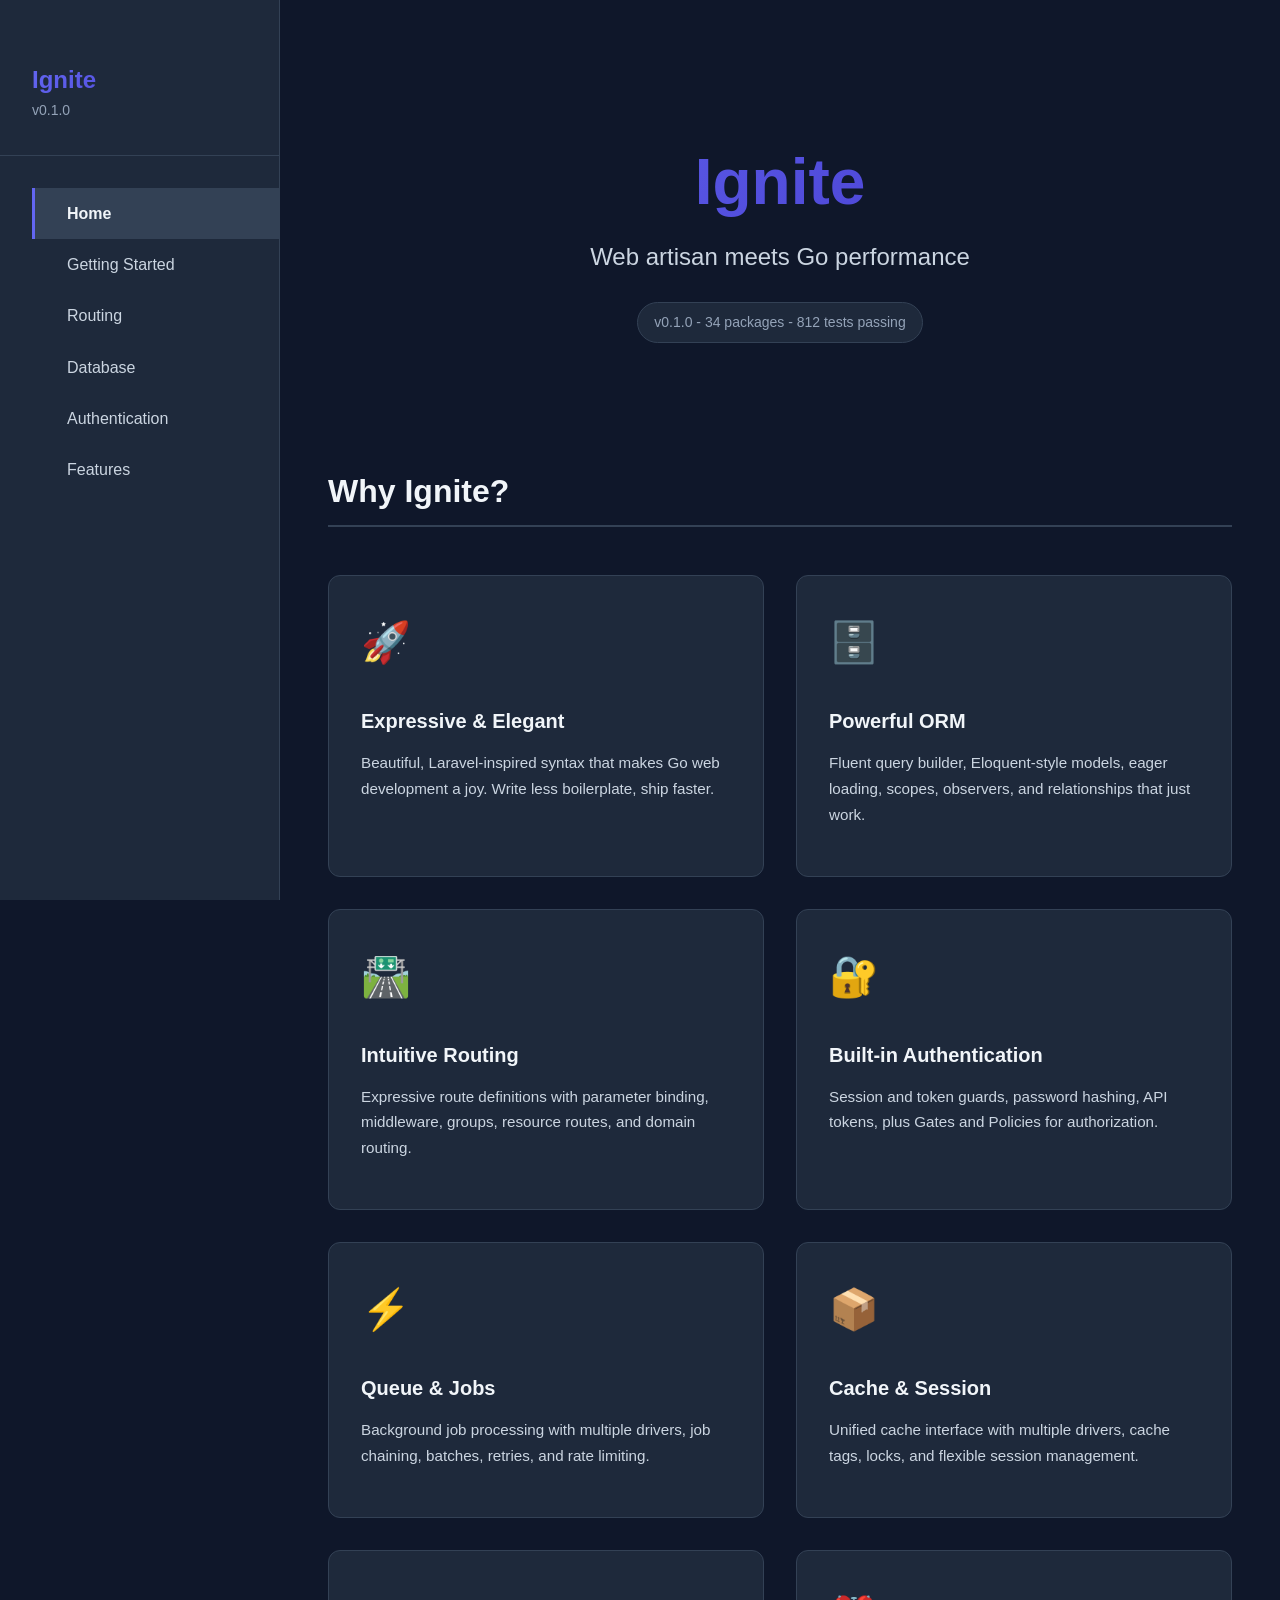
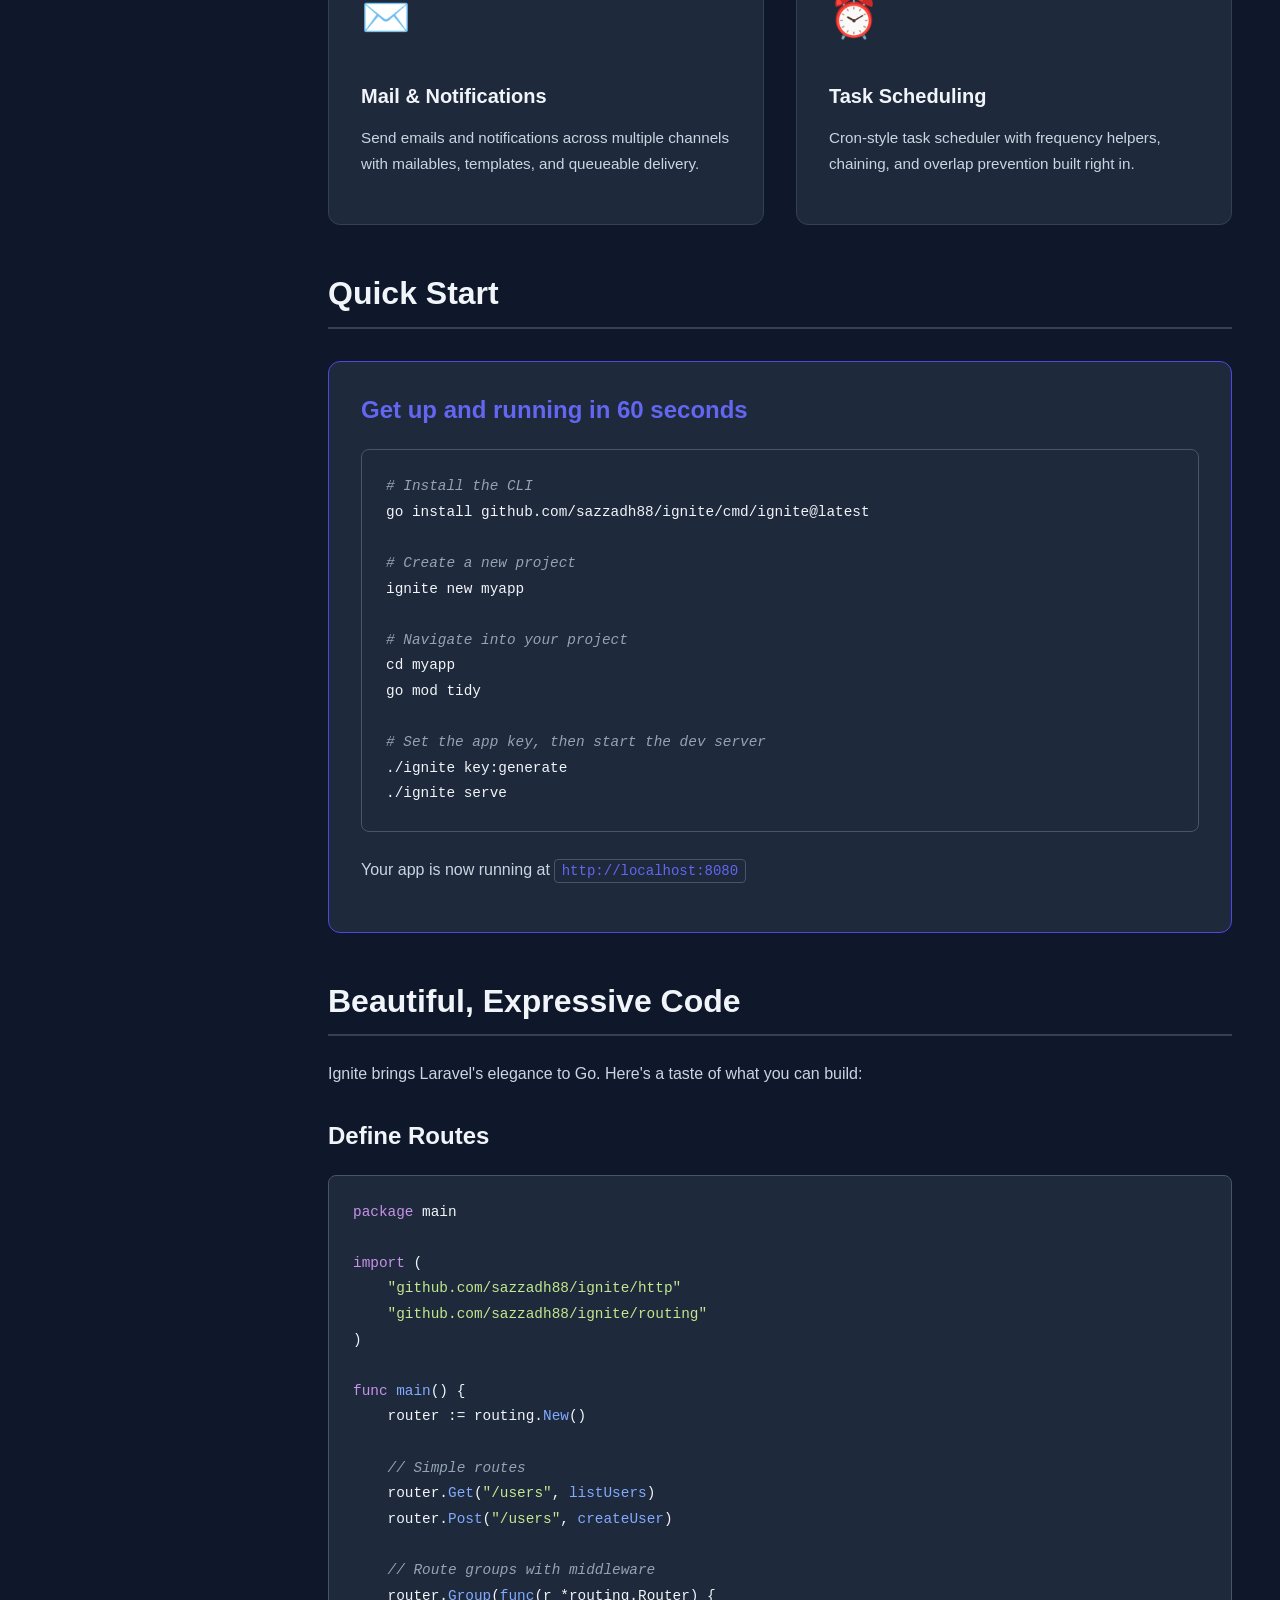
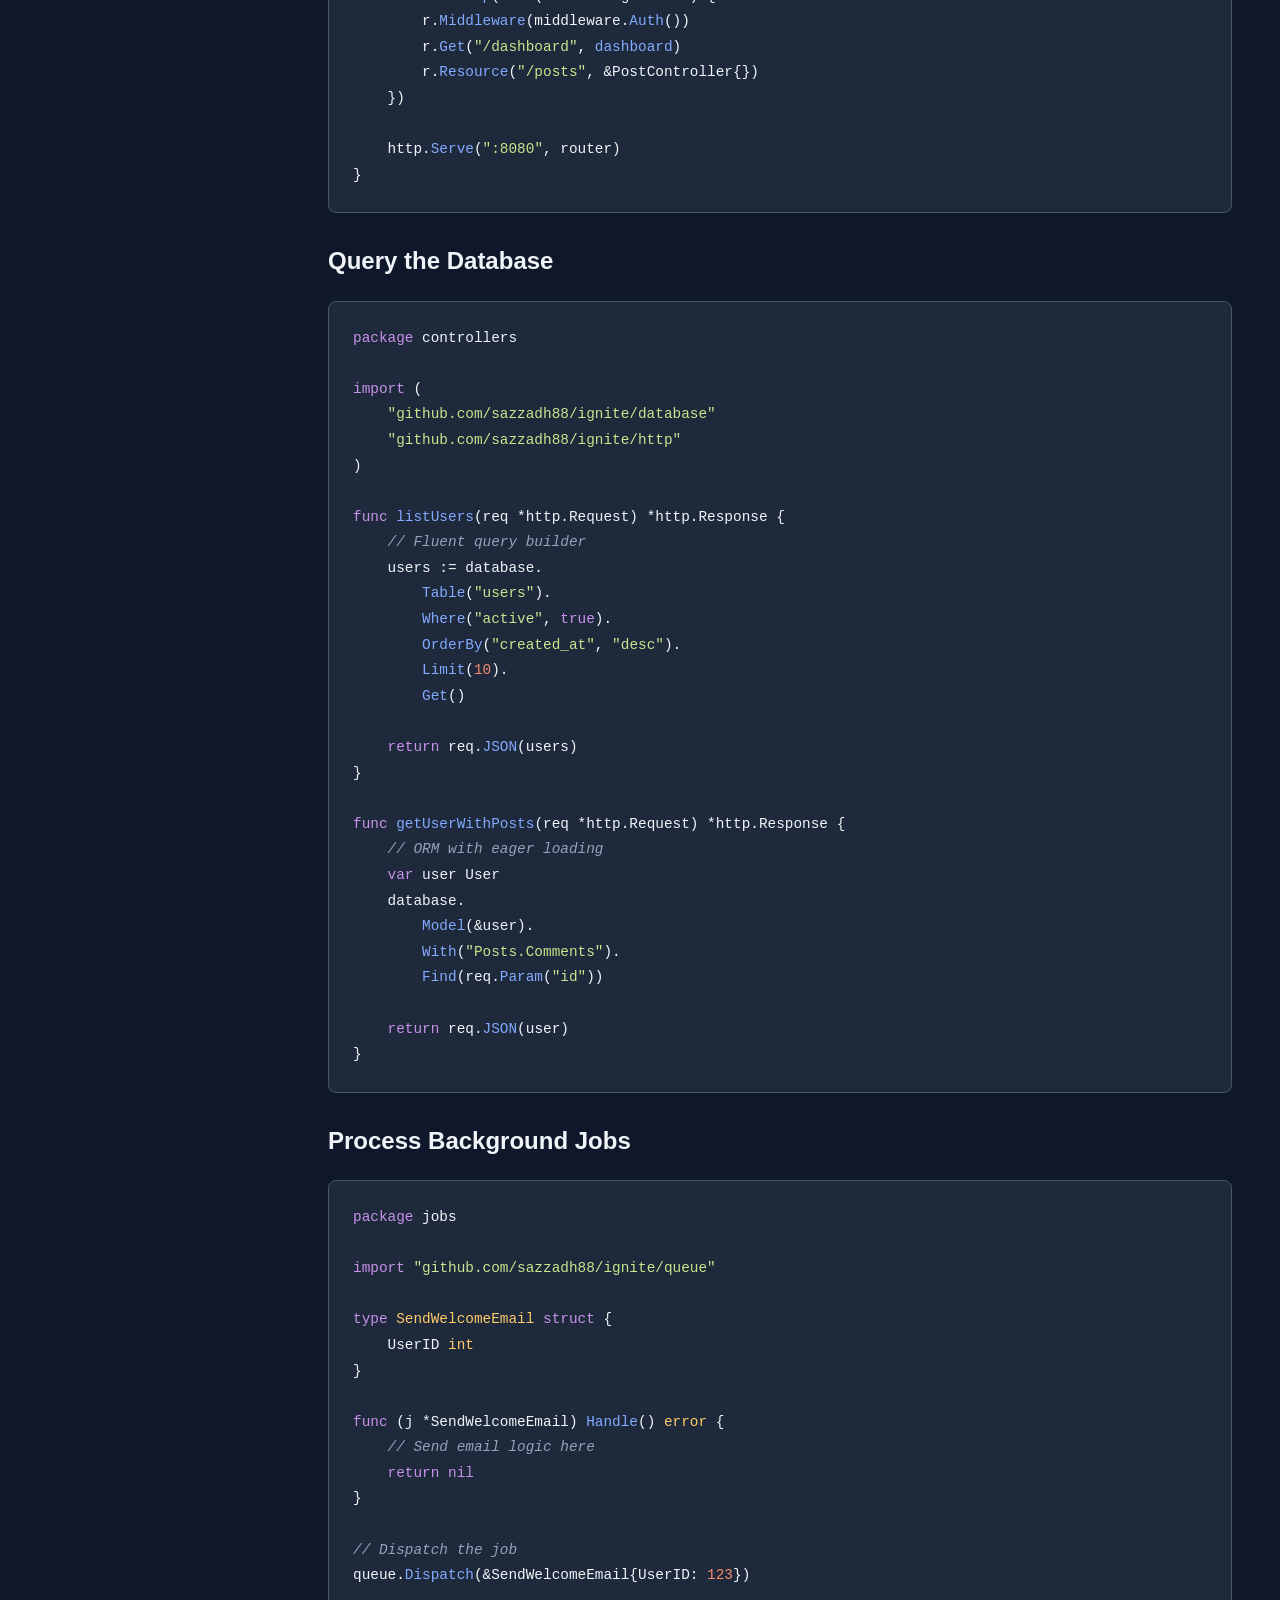
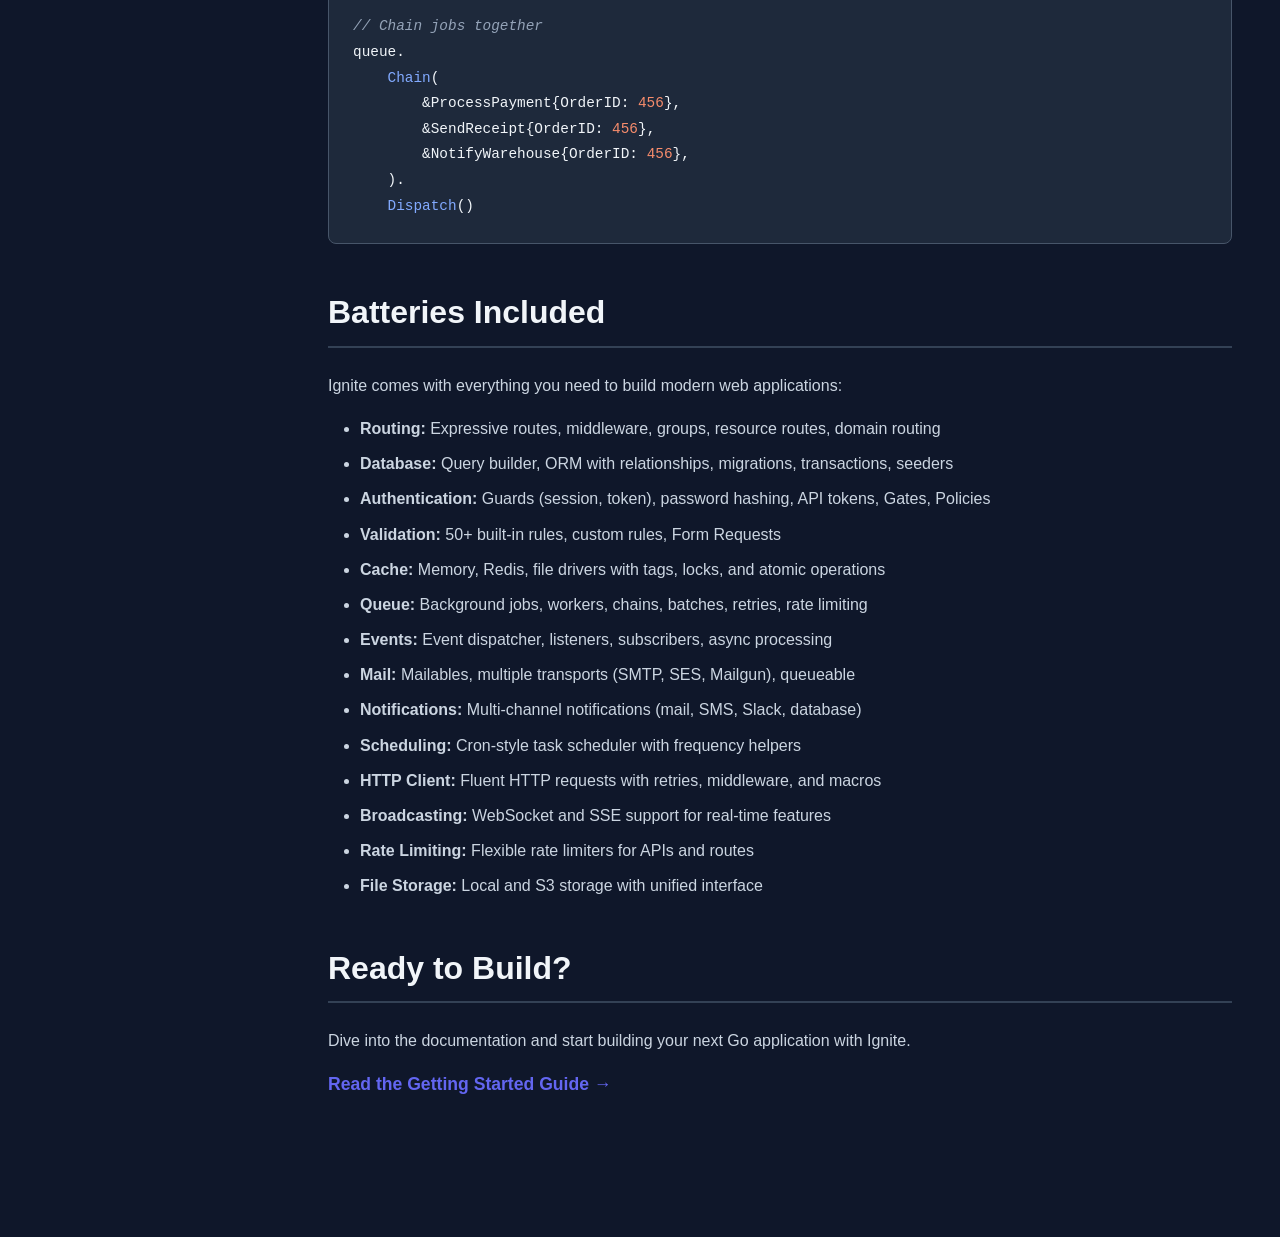
<file: docs/index.html>
<!DOCTYPE html>
<html lang="en">
<head>
  <meta charset="UTF-8">
  <meta name="viewport" content="width=device-width, initial-scale=1.0">
  <title>Ignite - Web artisan meets Go performance</title>
  <link rel="stylesheet" href="style.css">
</head>
<body>
  <div class="container">
    <!-- Sidebar Navigation -->
    <nav class="sidebar">
      <div class="sidebar-header">
        <h1>Ignite</h1>
        <div class="version">v0.1.0</div>
      </div>
      <ul class="sidebar-nav">
        <li><a href="index.html" class="active">Home</a></li>
        <li><a href="getting-started.html">Getting Started</a></li>
        <li><a href="routing.html">Routing</a></li>
        <li><a href="database.html">Database</a></li>
        <li><a href="authentication.html">Authentication</a></li>
        <li><a href="features.html">Features</a></li>
      </ul>
    </nav>

    <!-- Main Content -->
    <main class="main-content">
      <!-- Hero Section -->
      <div class="hero">
        <h1>Ignite</h1>
        <p class="tagline">Web artisan meets Go performance</p>
        <div class="version-badge">v0.1.0 - 34 packages - 812 tests passing</div>
      </div>

      <!-- Features Grid -->
      <section class="section">
        <h2 class="section-title">Why Ignite?</h2>
        <div class="features-grid">
          <div class="feature-card">
            <div class="icon">🚀</div>
            <h3>Expressive & Elegant</h3>
            <p>Beautiful, Laravel-inspired syntax that makes Go web development a joy. Write less boilerplate, ship faster.</p>
          </div>

          <div class="feature-card">
            <div class="icon">🗄️</div>
            <h3>Powerful ORM</h3>
            <p>Fluent query builder, Eloquent-style models, eager loading, scopes, observers, and relationships that just work.</p>
          </div>

          <div class="feature-card">
            <div class="icon">🛣️</div>
            <h3>Intuitive Routing</h3>
            <p>Expressive route definitions with parameter binding, middleware, groups, resource routes, and domain routing.</p>
          </div>

          <div class="feature-card">
            <div class="icon">🔐</div>
            <h3>Built-in Authentication</h3>
            <p>Session and token guards, password hashing, API tokens, plus Gates and Policies for authorization.</p>
          </div>

          <div class="feature-card">
            <div class="icon">⚡</div>
            <h3>Queue & Jobs</h3>
            <p>Background job processing with multiple drivers, job chaining, batches, retries, and rate limiting.</p>
          </div>

          <div class="feature-card">
            <div class="icon">📦</div>
            <h3>Cache & Session</h3>
            <p>Unified cache interface with multiple drivers, cache tags, locks, and flexible session management.</p>
          </div>

          <div class="feature-card">
            <div class="icon">✉️</div>
            <h3>Mail & Notifications</h3>
            <p>Send emails and notifications across multiple channels with mailables, templates, and queueable delivery.</p>
          </div>

          <div class="feature-card">
            <div class="icon">⏰</div>
            <h3>Task Scheduling</h3>
            <p>Cron-style task scheduler with frequency helpers, chaining, and overlap prevention built right in.</p>
          </div>
        </div>
      </section>

      <!-- Quick Start -->
      <section class="section">
        <h2 class="section-title">Quick Start</h2>
        <div class="quick-start">
          <h3>Get up and running in 60 seconds</h3>
          <pre><code><span class="comment"># Install the CLI</span>
go install github.com/sazzadh88/ignite/cmd/ignite@latest

<span class="comment"># Create a new project</span>
ignite new myapp

<span class="comment"># Navigate into your project</span>
cd myapp
go mod tidy

<span class="comment"># Set the app key, then start the dev server</span>
./ignite key:generate
./ignite serve</code></pre>
          <p>Your app is now running at <code>http://localhost:8080</code></p>
        </div>
      </section>

      <!-- Code Example -->
      <section class="section">
        <h2 class="section-title">Beautiful, Expressive Code</h2>
        <p>Ignite brings Laravel's elegance to Go. Here's a taste of what you can build:</p>

        <h3>Define Routes</h3>
        <pre><code><span class="keyword">package</span> main

<span class="keyword">import</span> (
    <span class="string">"github.com/sazzadh88/ignite/http"</span>
    <span class="string">"github.com/sazzadh88/ignite/routing"</span>
)

<span class="keyword">func</span> <span class="function">main</span>() {
    router := routing.<span class="function">New</span>()

    <span class="comment">// Simple routes</span>
    router.<span class="function">Get</span>(<span class="string">"/users"</span>, <span class="function">listUsers</span>)
    router.<span class="function">Post</span>(<span class="string">"/users"</span>, <span class="function">createUser</span>)

    <span class="comment">// Route groups with middleware</span>
    router.<span class="function">Group</span>(<span class="function">func</span>(r *routing.Router) {
        r.<span class="function">Middleware</span>(middleware.<span class="function">Auth</span>())
        r.<span class="function">Get</span>(<span class="string">"/dashboard"</span>, <span class="function">dashboard</span>)
        r.<span class="function">Resource</span>(<span class="string">"/posts"</span>, &PostController{})
    })

    http.<span class="function">Serve</span>(<span class="string">":8080"</span>, router)
}</code></pre>

        <h3>Query the Database</h3>
        <pre><code><span class="keyword">package</span> controllers

<span class="keyword">import</span> (
    <span class="string">"github.com/sazzadh88/ignite/database"</span>
    <span class="string">"github.com/sazzadh88/ignite/http"</span>
)

<span class="keyword">func</span> <span class="function">listUsers</span>(req *http.Request) *http.Response {
    <span class="comment">// Fluent query builder</span>
    users := database.
        <span class="function">Table</span>(<span class="string">"users"</span>).
        <span class="function">Where</span>(<span class="string">"active"</span>, <span class="keyword">true</span>).
        <span class="function">OrderBy</span>(<span class="string">"created_at"</span>, <span class="string">"desc"</span>).
        <span class="function">Limit</span>(<span class="number">10</span>).
        <span class="function">Get</span>()

    <span class="keyword">return</span> req.<span class="function">JSON</span>(users)
}

<span class="keyword">func</span> <span class="function">getUserWithPosts</span>(req *http.Request) *http.Response {
    <span class="comment">// ORM with eager loading</span>
    <span class="keyword">var</span> user User
    database.
        <span class="function">Model</span>(&user).
        <span class="function">With</span>(<span class="string">"Posts.Comments"</span>).
        <span class="function">Find</span>(req.<span class="function">Param</span>(<span class="string">"id"</span>))

    <span class="keyword">return</span> req.<span class="function">JSON</span>(user)
}</code></pre>

        <h3>Process Background Jobs</h3>
        <pre><code><span class="keyword">package</span> jobs

<span class="keyword">import</span> <span class="string">"github.com/sazzadh88/ignite/queue"</span>

<span class="keyword">type</span> <span class="type">SendWelcomeEmail</span> <span class="keyword">struct</span> {
    UserID <span class="type">int</span>
}

<span class="keyword">func</span> (j *SendWelcomeEmail) <span class="function">Handle</span>() <span class="type">error</span> {
    <span class="comment">// Send email logic here</span>
    <span class="keyword">return</span> <span class="keyword">nil</span>
}

<span class="comment">// Dispatch the job</span>
queue.<span class="function">Dispatch</span>(&SendWelcomeEmail{UserID: <span class="number">123</span>})

<span class="comment">// Chain jobs together</span>
queue.
    <span class="function">Chain</span>(
        &ProcessPayment{OrderID: <span class="number">456</span>},
        &SendReceipt{OrderID: <span class="number">456</span>},
        &NotifyWarehouse{OrderID: <span class="number">456</span>},
    ).
    <span class="function">Dispatch</span>()</code></pre>
      </section>

      <!-- What's Included -->
      <section class="section">
        <h2 class="section-title">Batteries Included</h2>
        <p>Ignite comes with everything you need to build modern web applications:</p>
        <ul>
          <li><strong>Routing:</strong> Expressive routes, middleware, groups, resource routes, domain routing</li>
          <li><strong>Database:</strong> Query builder, ORM with relationships, migrations, transactions, seeders</li>
          <li><strong>Authentication:</strong> Guards (session, token), password hashing, API tokens, Gates, Policies</li>
          <li><strong>Validation:</strong> 50+ built-in rules, custom rules, Form Requests</li>
          <li><strong>Cache:</strong> Memory, Redis, file drivers with tags, locks, and atomic operations</li>
          <li><strong>Queue:</strong> Background jobs, workers, chains, batches, retries, rate limiting</li>
          <li><strong>Events:</strong> Event dispatcher, listeners, subscribers, async processing</li>
          <li><strong>Mail:</strong> Mailables, multiple transports (SMTP, SES, Mailgun), queueable</li>
          <li><strong>Notifications:</strong> Multi-channel notifications (mail, SMS, Slack, database)</li>
          <li><strong>Scheduling:</strong> Cron-style task scheduler with frequency helpers</li>
          <li><strong>HTTP Client:</strong> Fluent HTTP requests with retries, middleware, and macros</li>
          <li><strong>Broadcasting:</strong> WebSocket and SSE support for real-time features</li>
          <li><strong>Rate Limiting:</strong> Flexible rate limiters for APIs and routes</li>
          <li><strong>File Storage:</strong> Local and S3 storage with unified interface</li>
        </ul>
      </section>

      <!-- Get Started -->
      <section class="section">
        <h2 class="section-title">Ready to Build?</h2>
        <p>Dive into the documentation and start building your next Go application with Ignite.</p>
        <p><a href="getting-started.html" style="font-size: 1.1rem; font-weight: 600;">Read the Getting Started Guide →</a></p>
      </section>
    </main>
  </div>
</body>
</html>
</file>
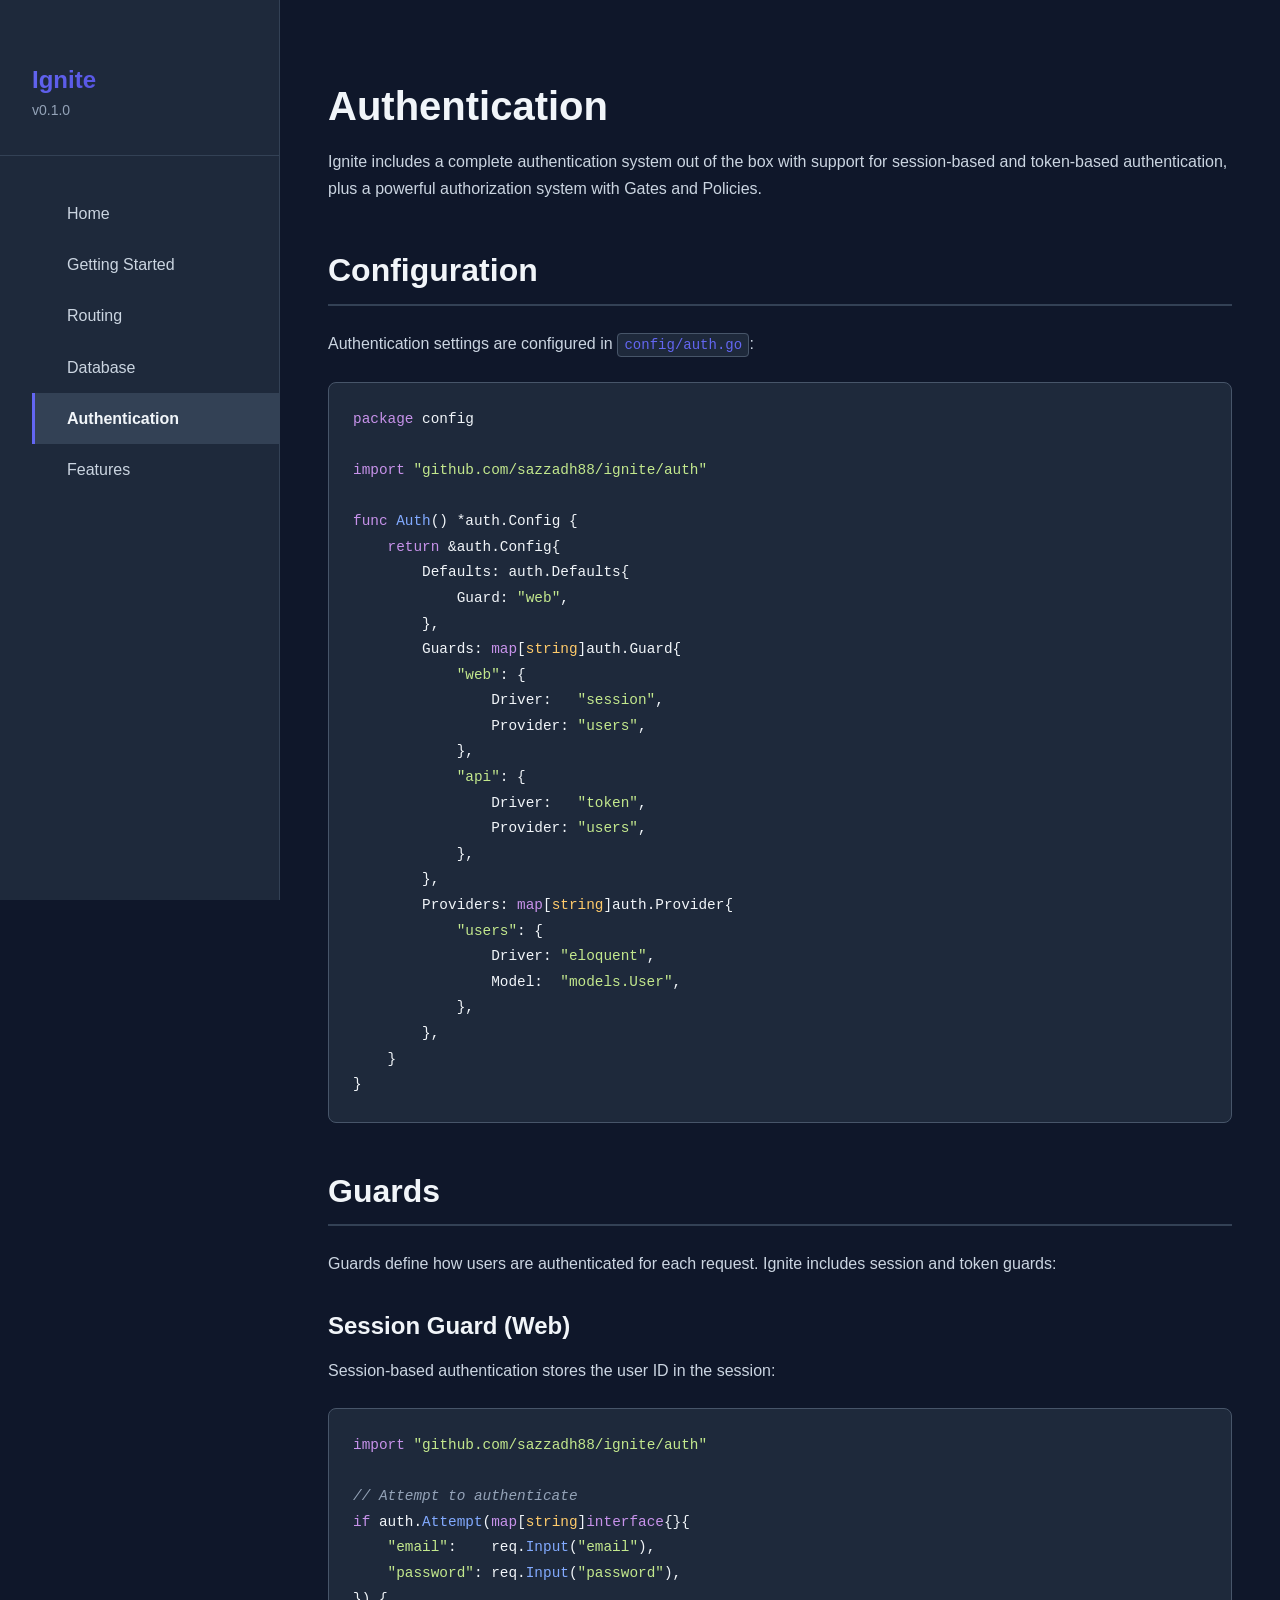
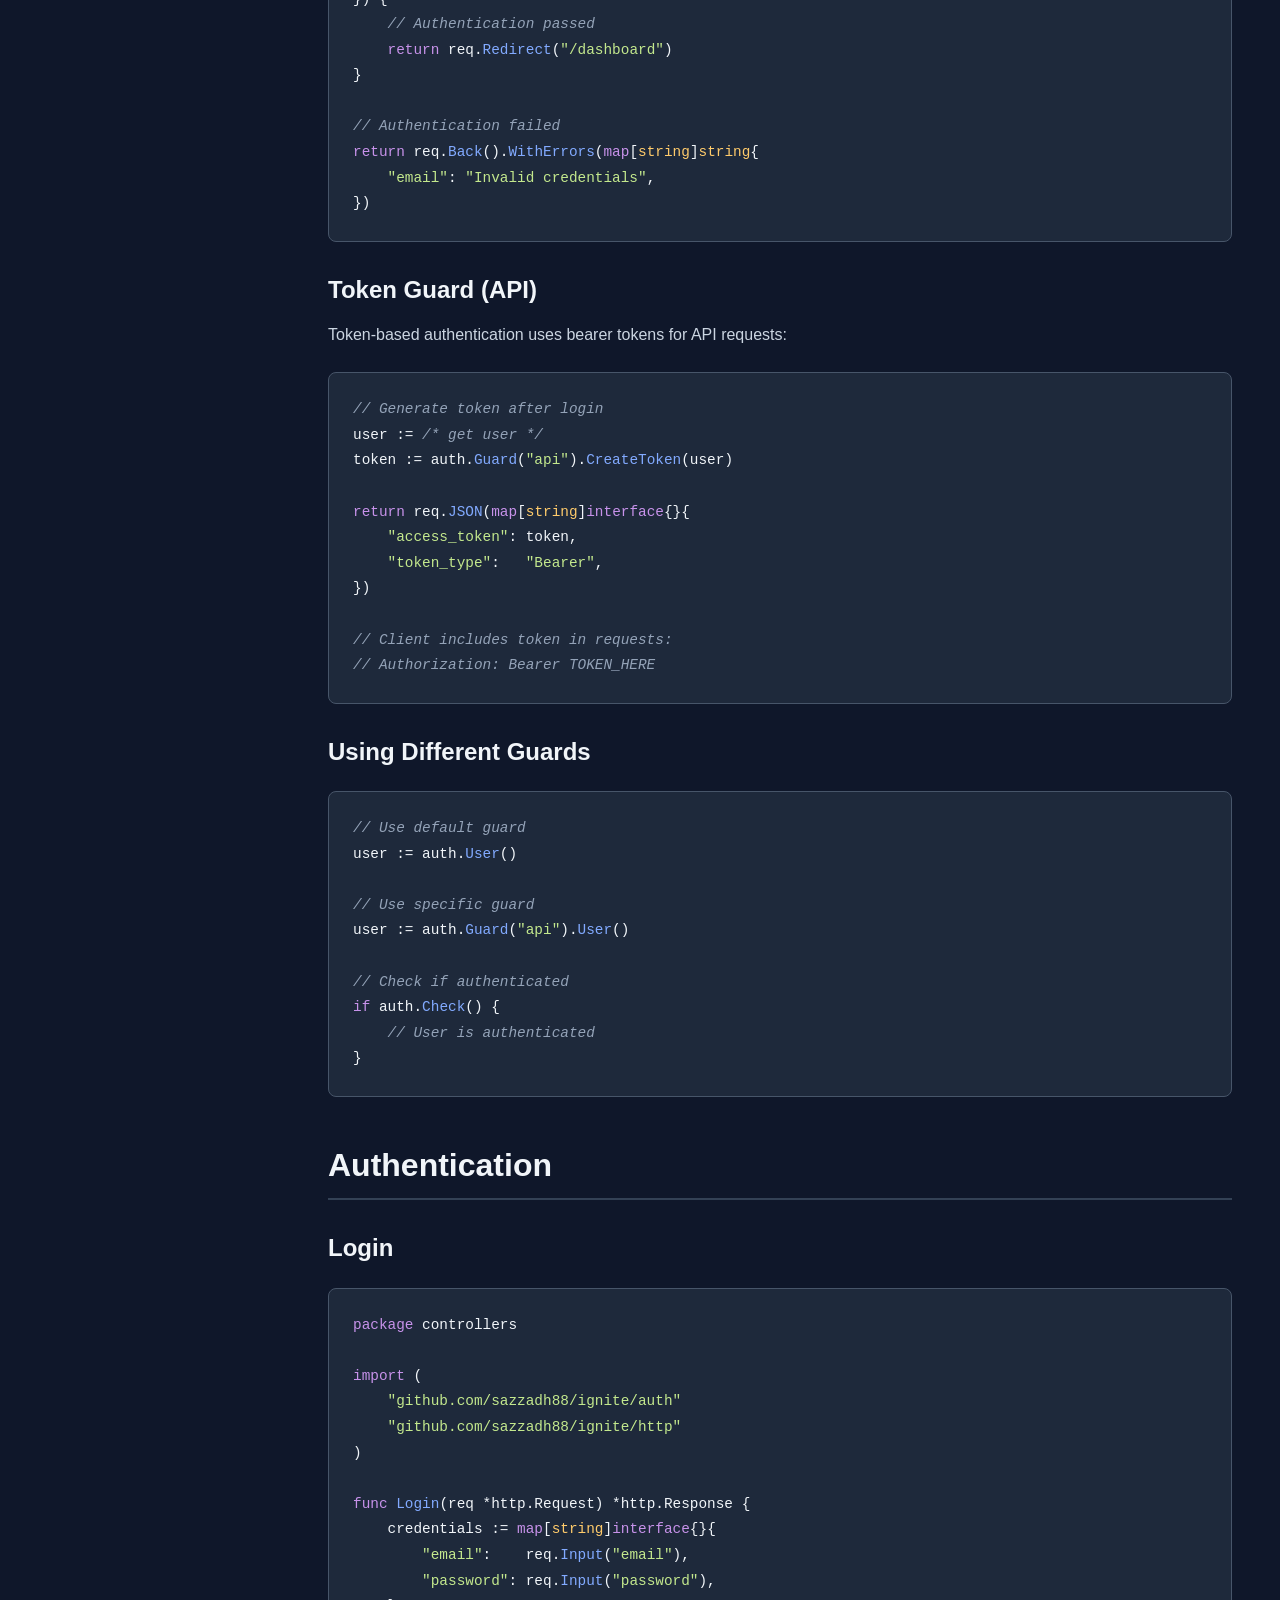
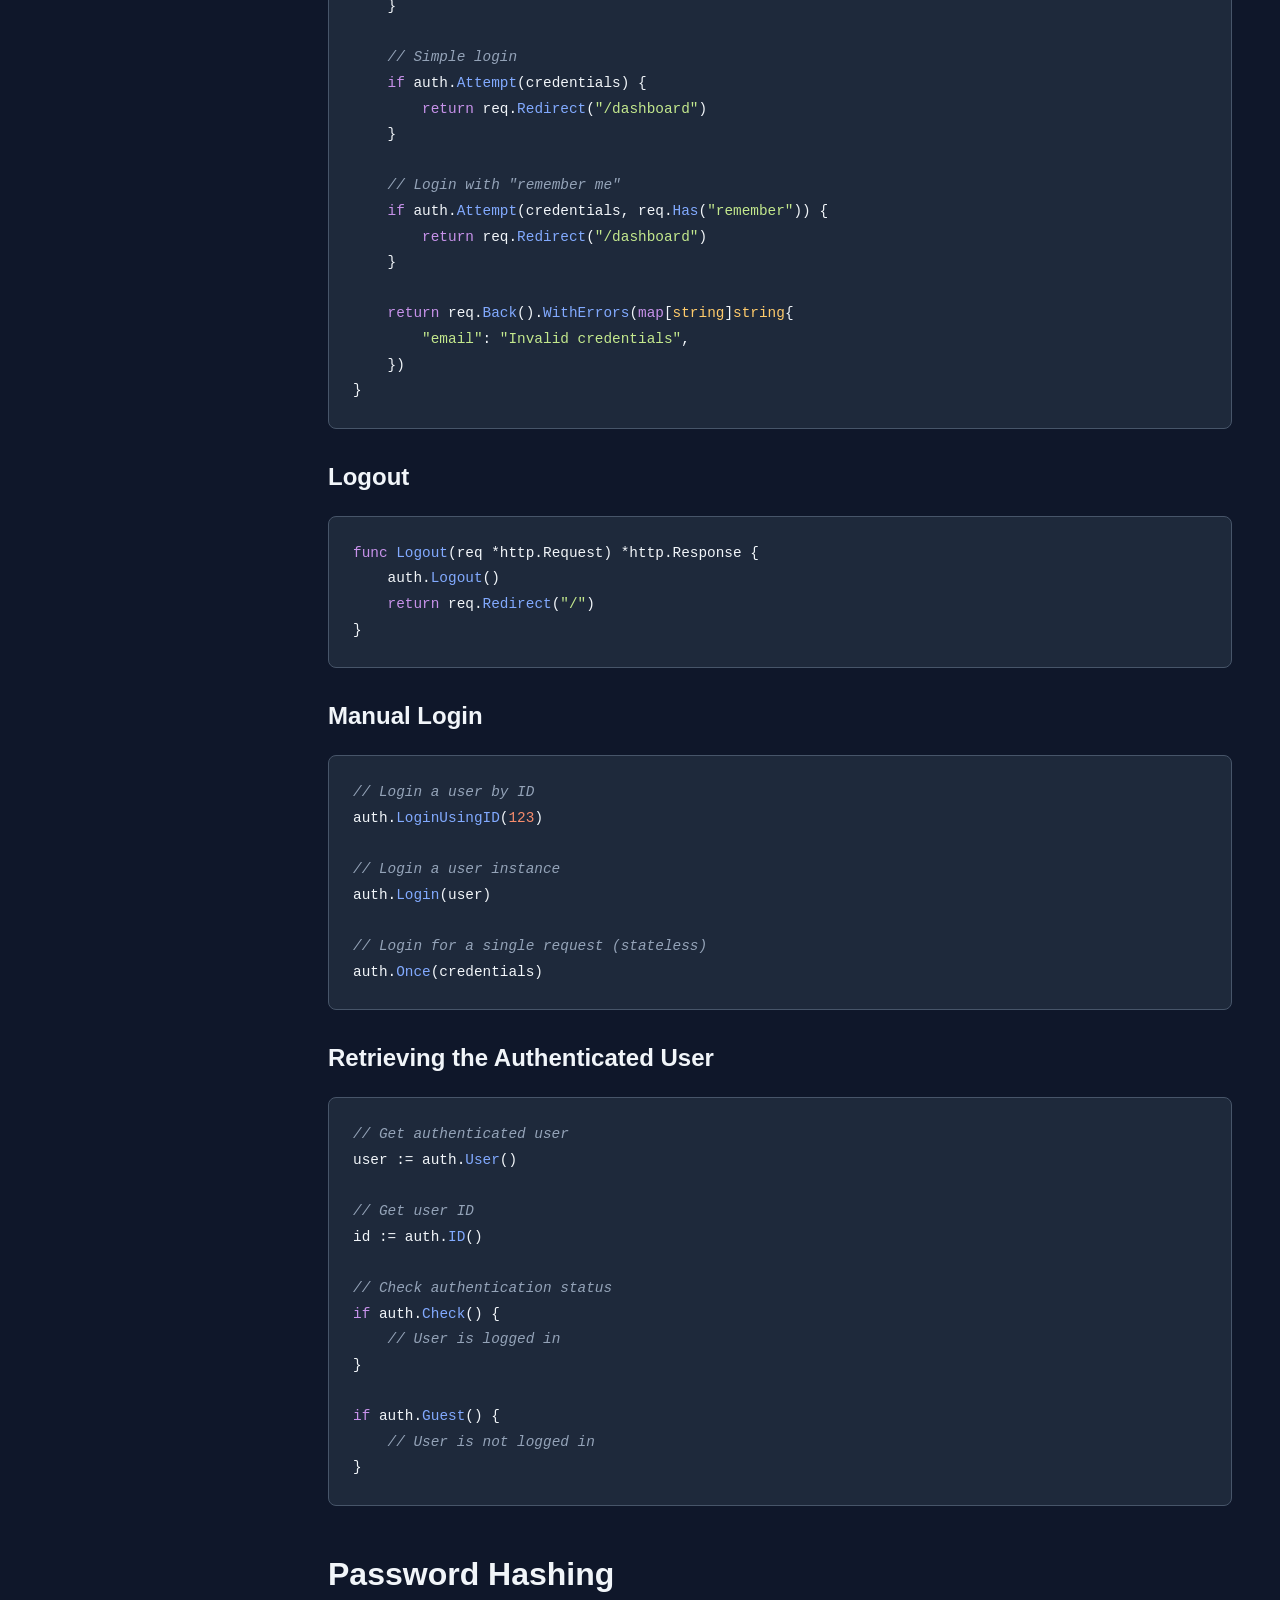
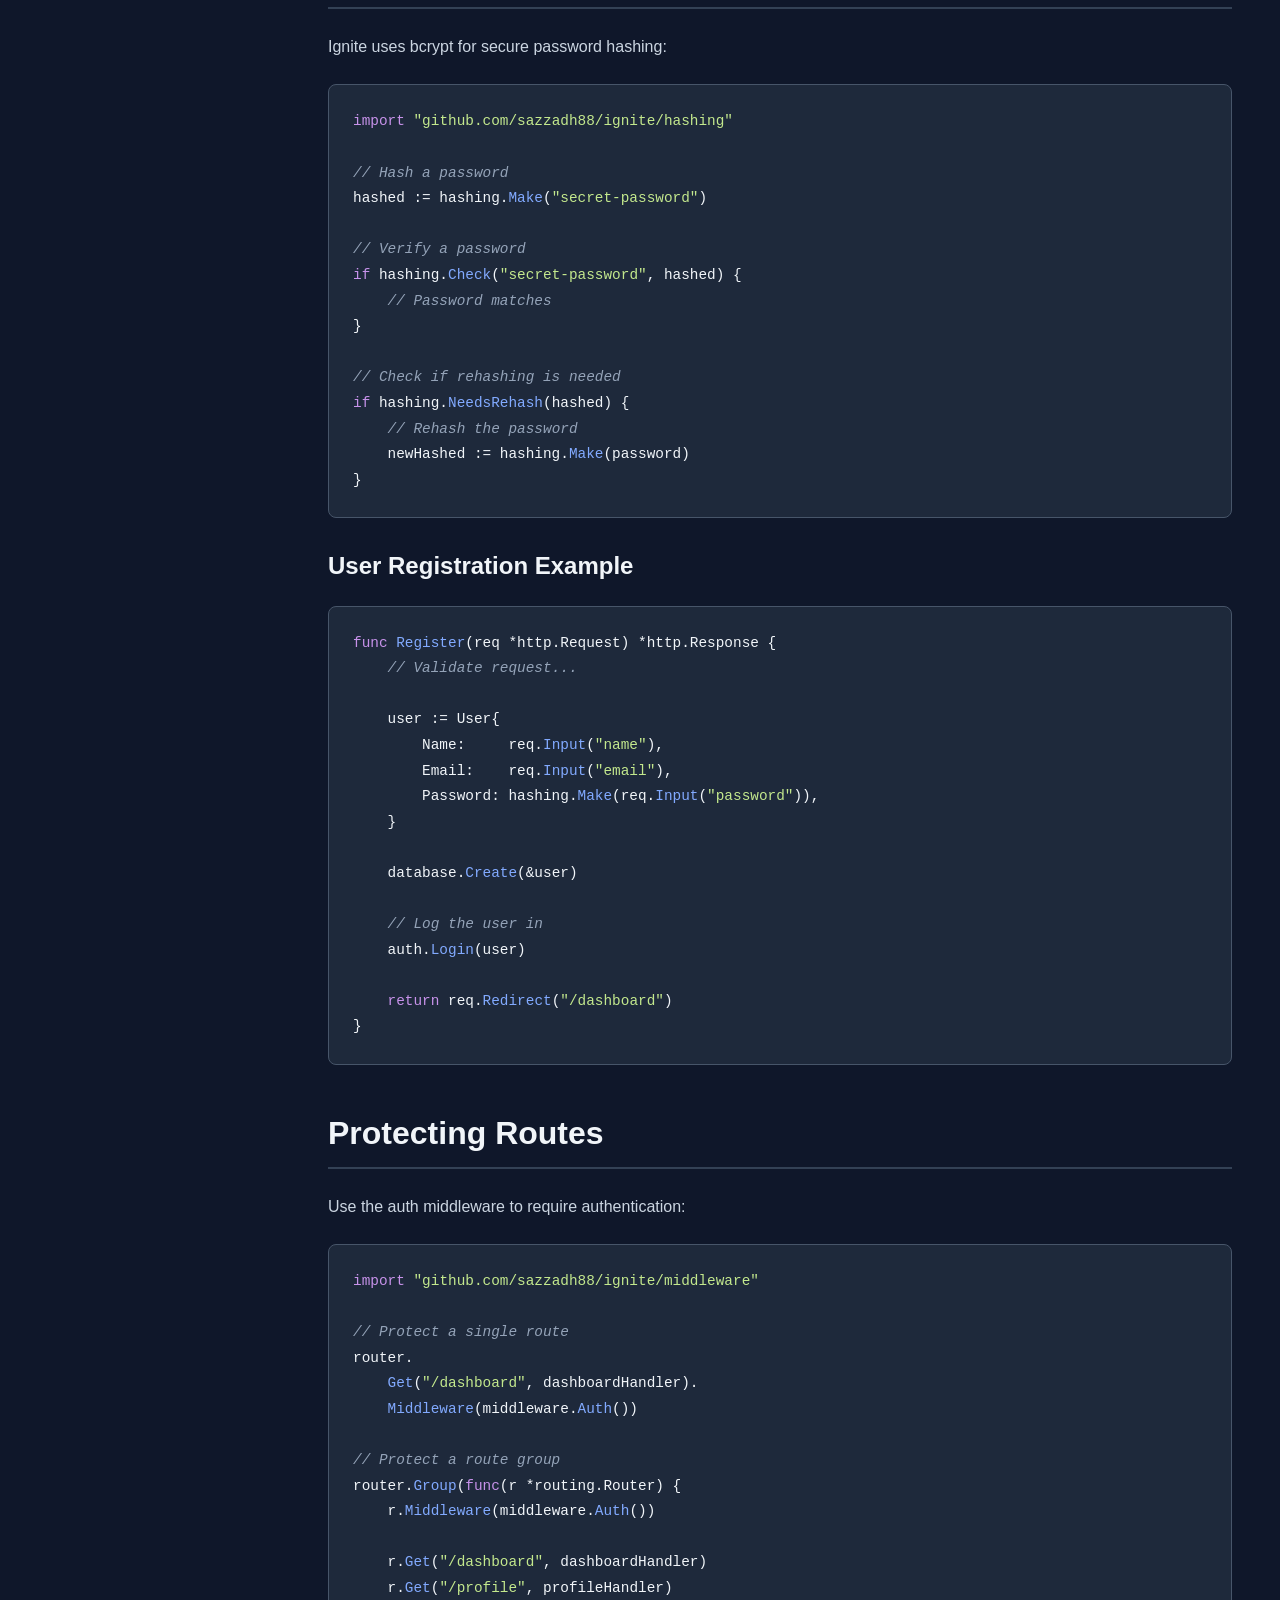
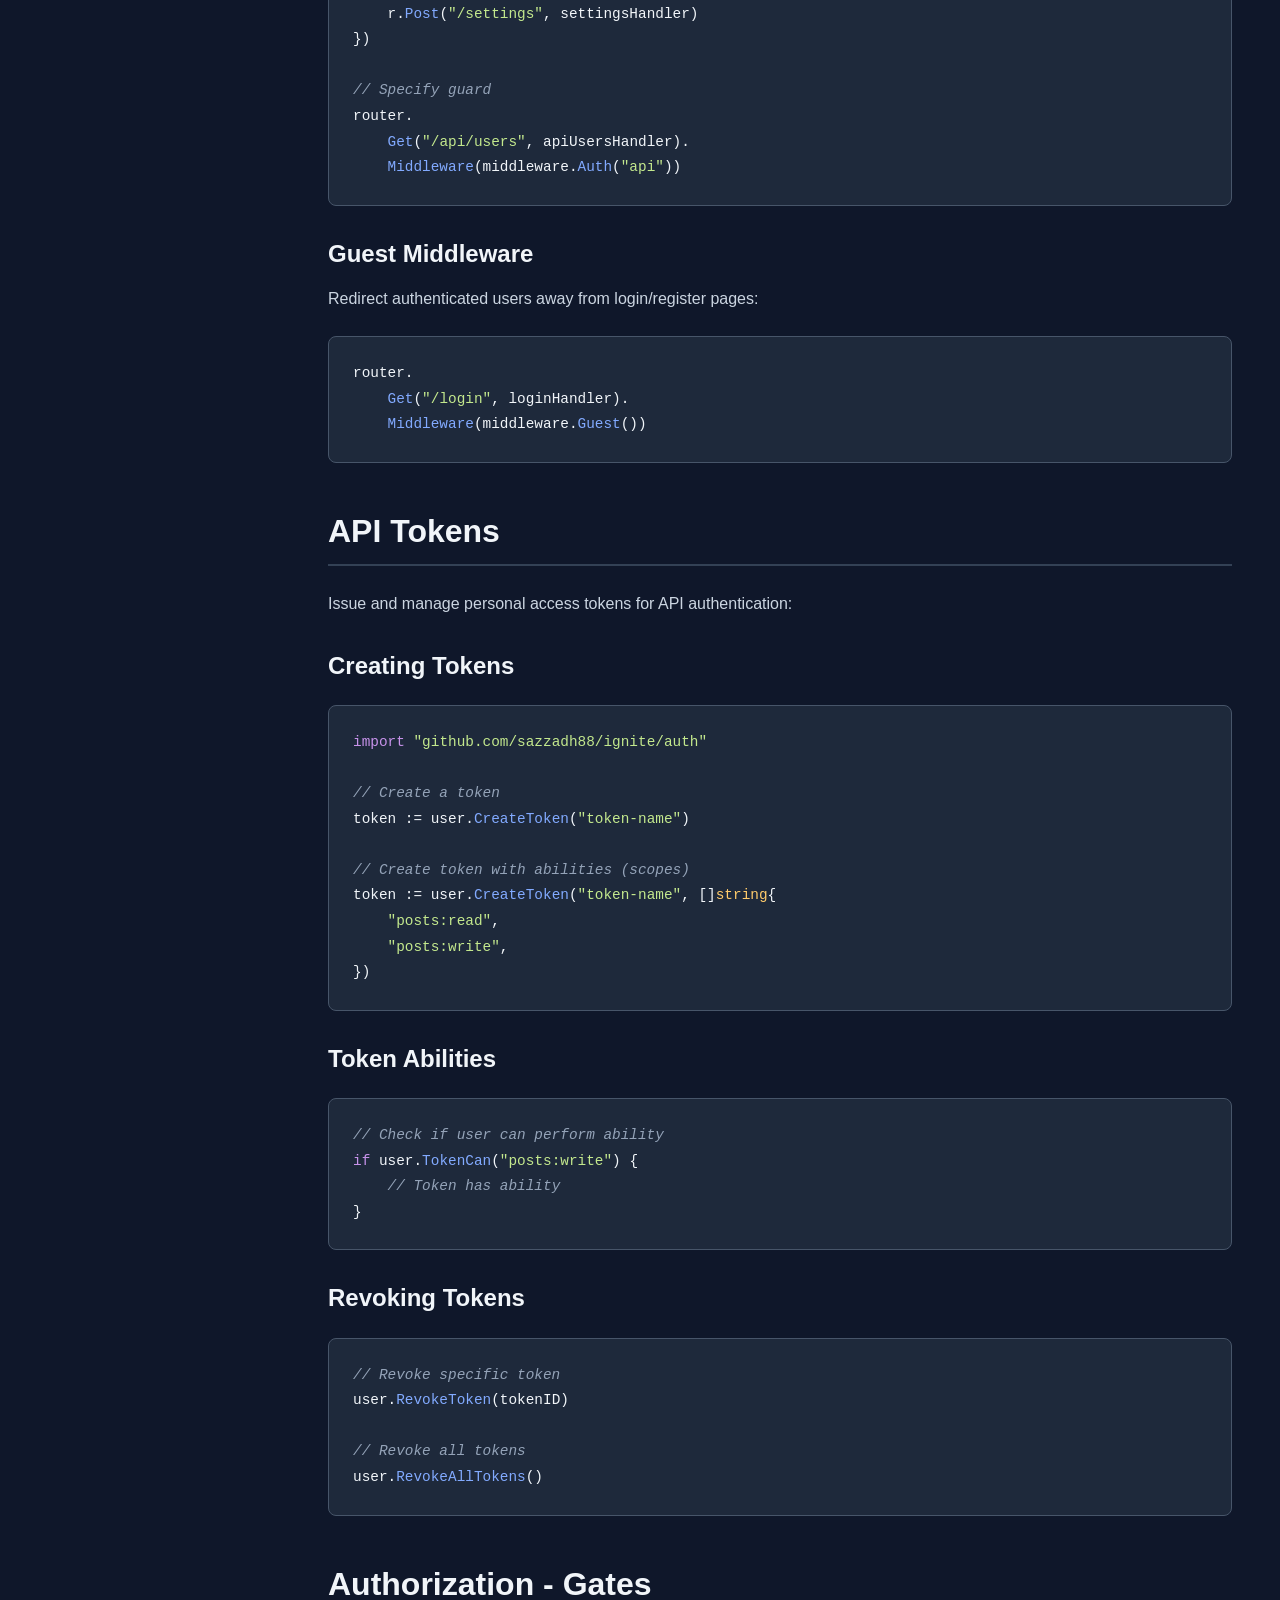
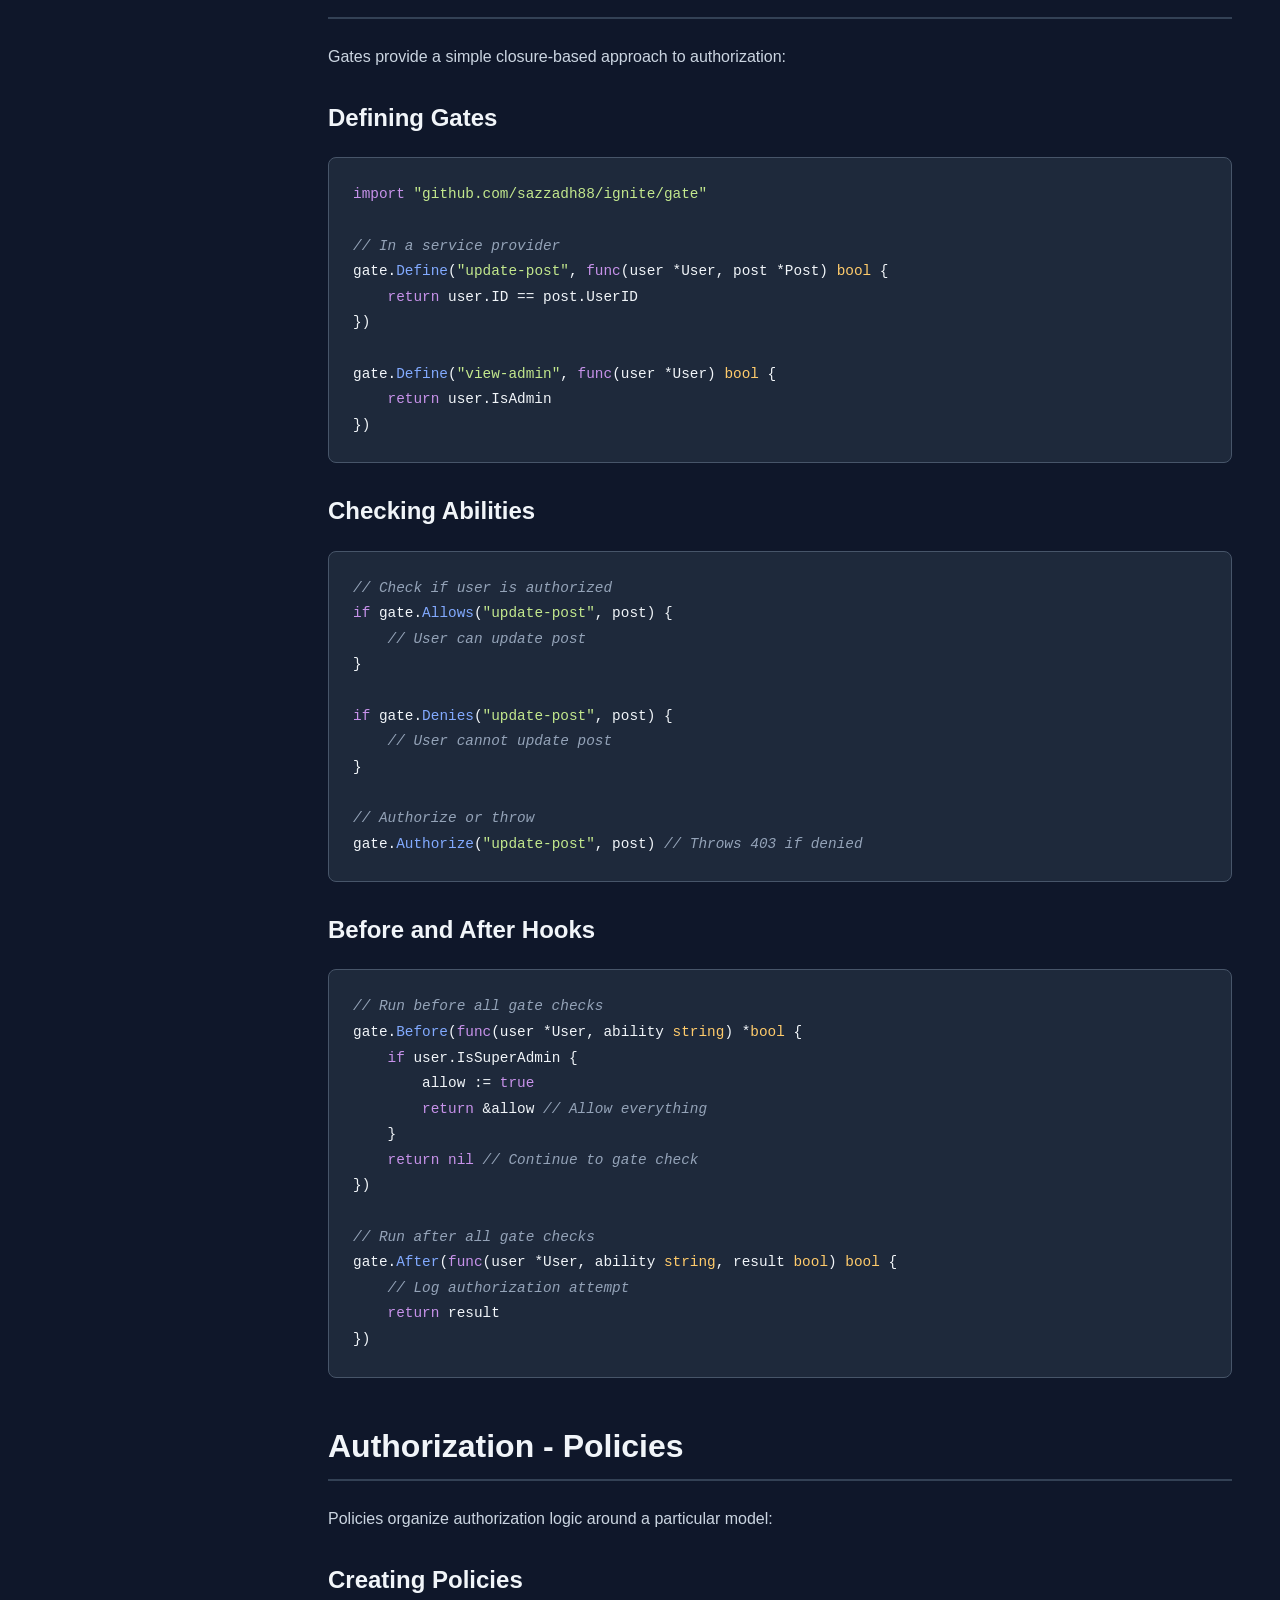
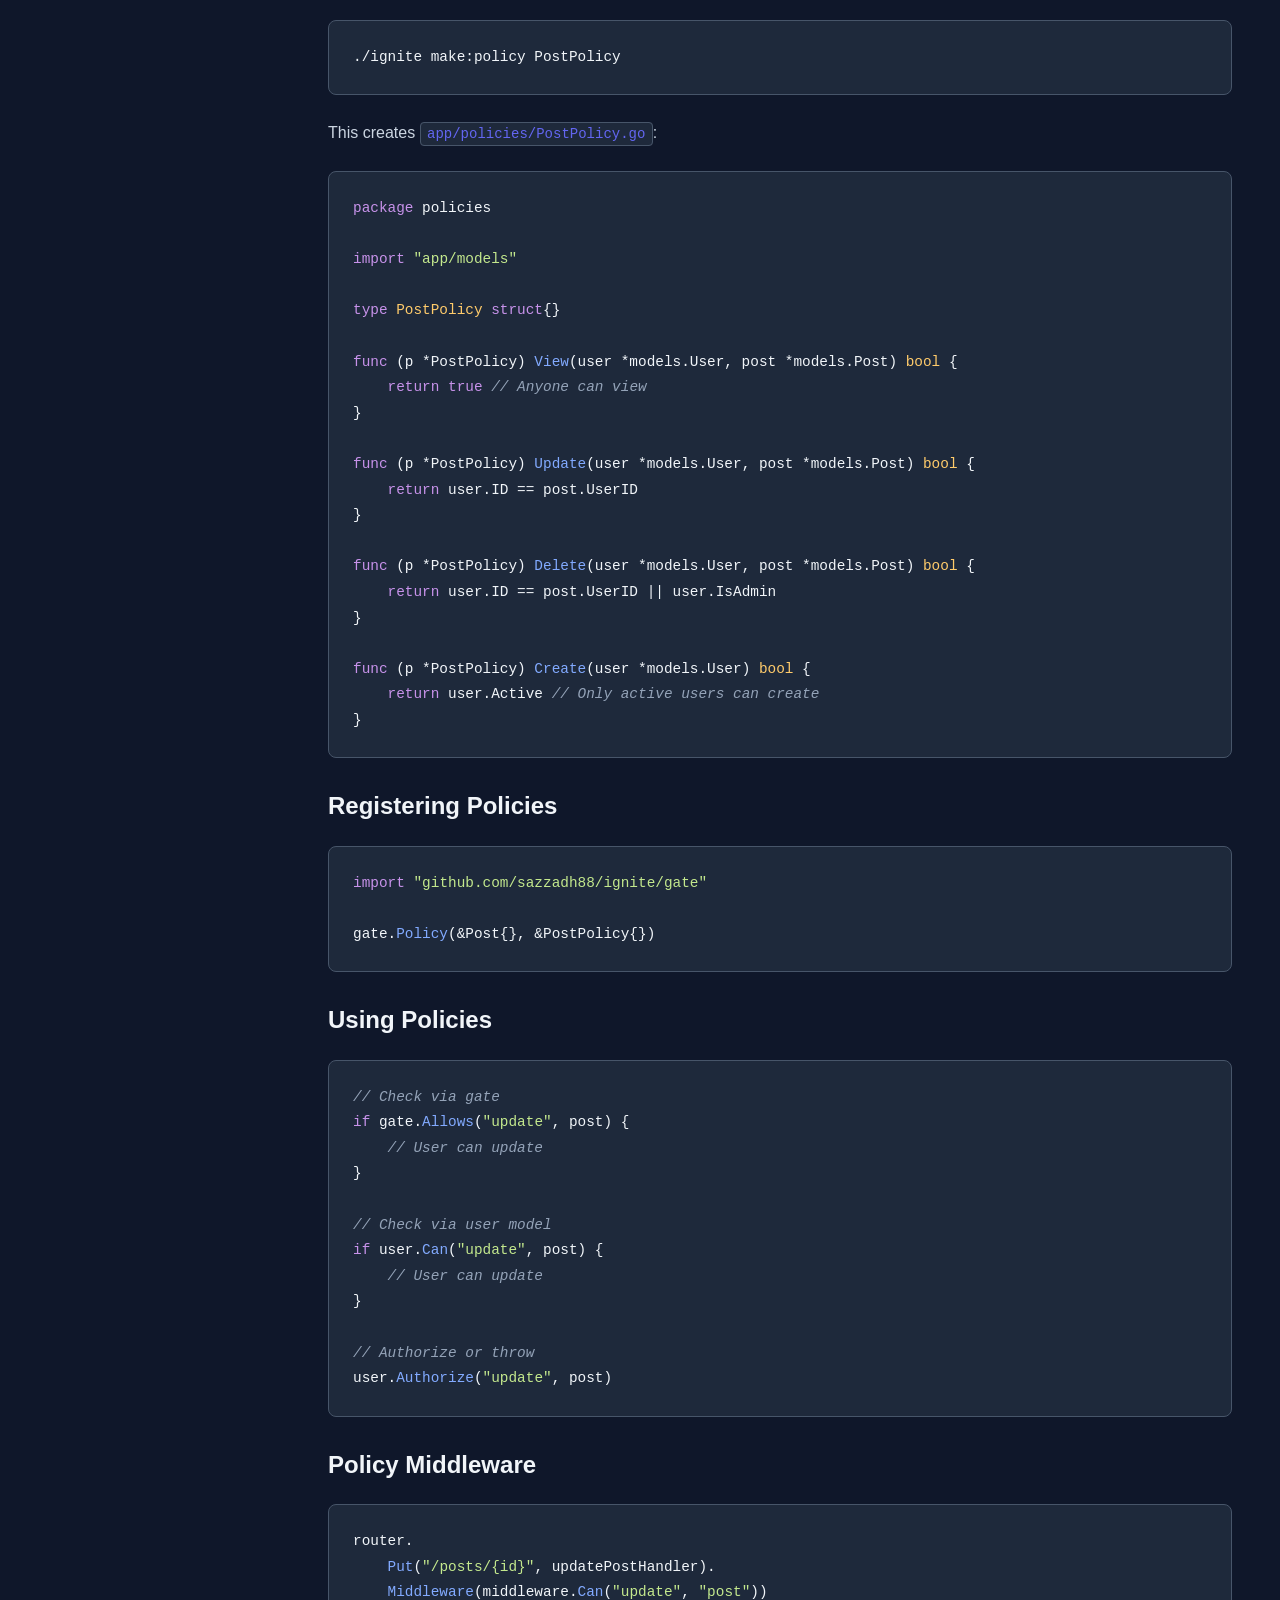
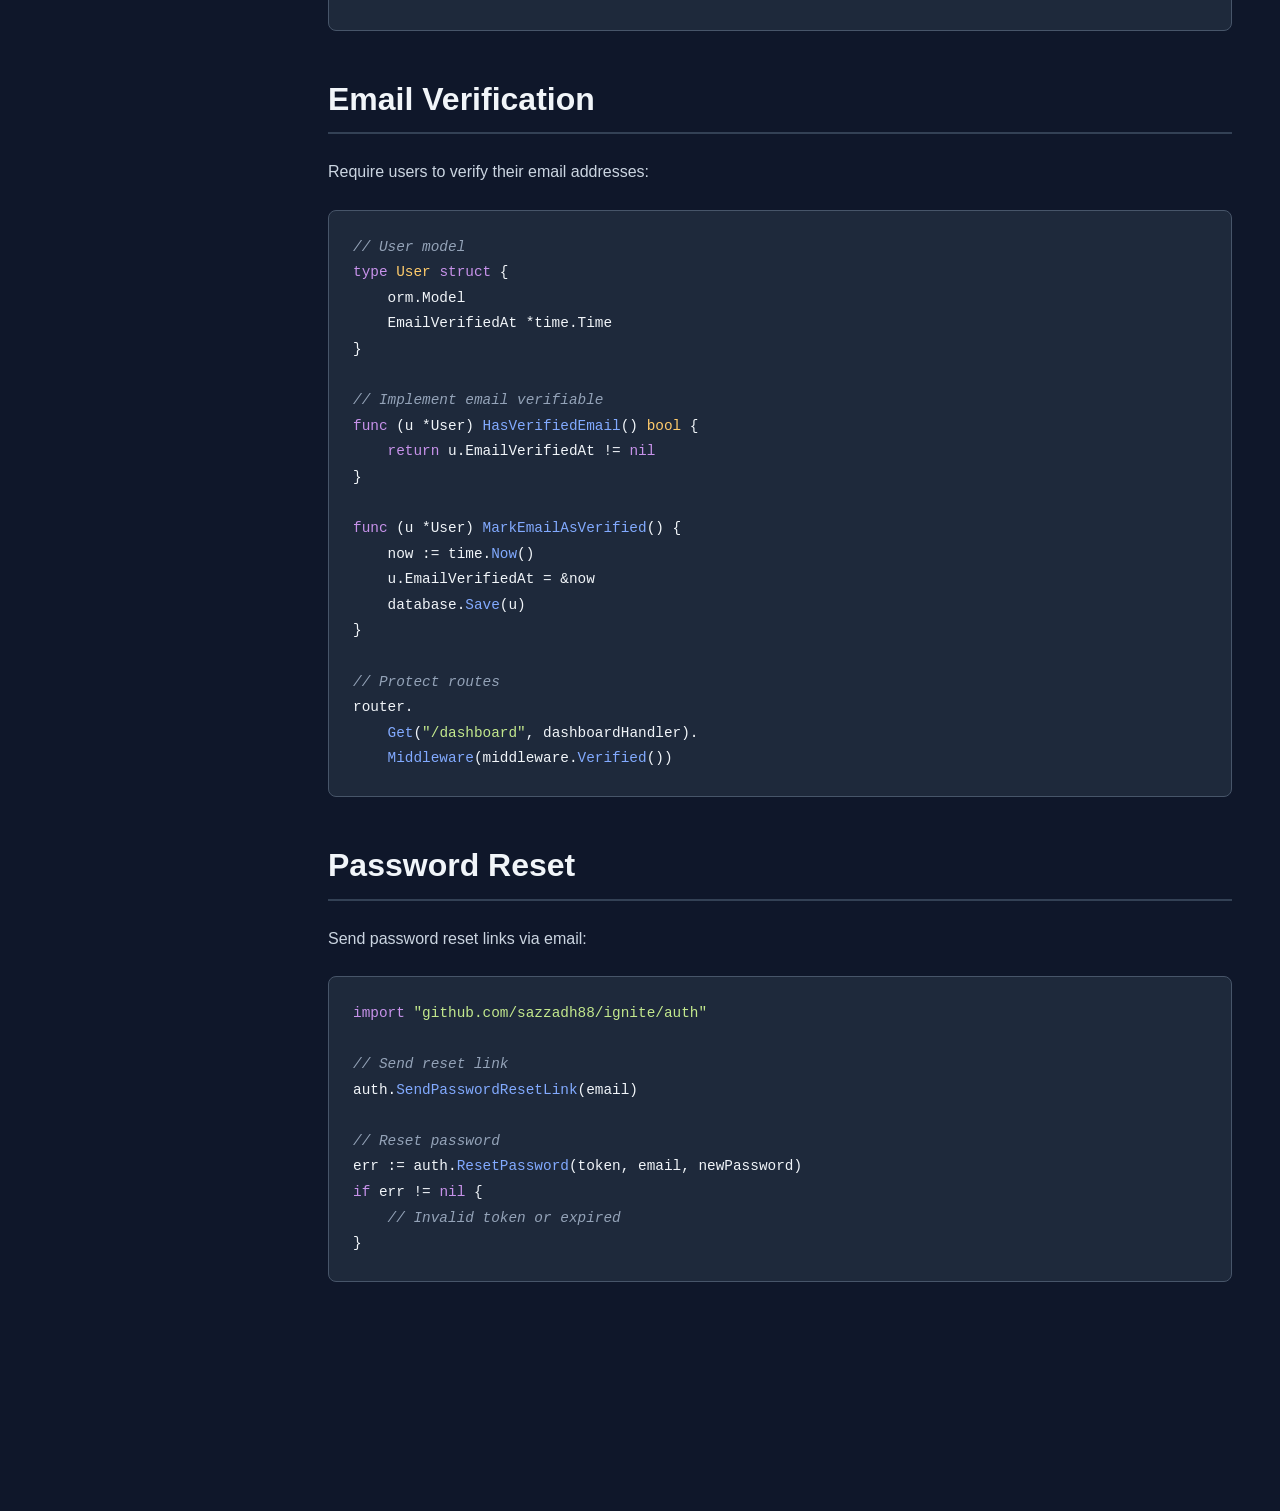
<file: docs/authentication.html>
<!DOCTYPE html>
<html lang="en">
<head>
  <meta charset="UTF-8">
  <meta name="viewport" content="width=device-width, initial-scale=1.0">
  <title>Authentication - Ignite</title>
  <link rel="stylesheet" href="style.css">
</head>
<body>
  <div class="container">
    <!-- Sidebar Navigation -->
    <nav class="sidebar">
      <div class="sidebar-header">
        <h1>Ignite</h1>
        <div class="version">v0.1.0</div>
      </div>
      <ul class="sidebar-nav">
        <li><a href="index.html">Home</a></li>
        <li><a href="getting-started.html">Getting Started</a></li>
        <li><a href="routing.html">Routing</a></li>
        <li><a href="database.html">Database</a></li>
        <li><a href="authentication.html" class="active">Authentication</a></li>
        <li><a href="features.html">Features</a></li>
      </ul>
    </nav>

    <!-- Main Content -->
    <main class="main-content">
      <h1>Authentication</h1>
      <p>Ignite includes a complete authentication system out of the box with support for session-based and token-based authentication, plus a powerful authorization system with Gates and Policies.</p>

      <!-- Configuration -->
      <section class="section">
        <h2 class="section-title">Configuration</h2>
        <p>Authentication settings are configured in <code>config/auth.go</code>:</p>
        <pre><code><span class="keyword">package</span> config

<span class="keyword">import</span> <span class="string">"github.com/sazzadh88/ignite/auth"</span>

<span class="keyword">func</span> <span class="function">Auth</span>() *auth.Config {
    <span class="keyword">return</span> &auth.Config{
        Defaults: auth.Defaults{
            Guard: <span class="string">"web"</span>,
        },
        Guards: <span class="keyword">map</span>[<span class="type">string</span>]auth.Guard{
            <span class="string">"web"</span>: {
                Driver:   <span class="string">"session"</span>,
                Provider: <span class="string">"users"</span>,
            },
            <span class="string">"api"</span>: {
                Driver:   <span class="string">"token"</span>,
                Provider: <span class="string">"users"</span>,
            },
        },
        Providers: <span class="keyword">map</span>[<span class="type">string</span>]auth.Provider{
            <span class="string">"users"</span>: {
                Driver: <span class="string">"eloquent"</span>,
                Model:  <span class="string">"models.User"</span>,
            },
        },
    }
}</code></pre>
      </section>

      <!-- Guards -->
      <section class="section">
        <h2 class="section-title">Guards</h2>
        <p>Guards define how users are authenticated for each request. Ignite includes session and token guards:</p>

        <h3>Session Guard (Web)</h3>
        <p>Session-based authentication stores the user ID in the session:</p>
        <pre><code><span class="keyword">import</span> <span class="string">"github.com/sazzadh88/ignite/auth"</span>

<span class="comment">// Attempt to authenticate</span>
<span class="keyword">if</span> auth.<span class="function">Attempt</span>(<span class="keyword">map</span>[<span class="type">string</span>]<span class="keyword">interface</span>{}{
    <span class="string">"email"</span>:    req.<span class="function">Input</span>(<span class="string">"email"</span>),
    <span class="string">"password"</span>: req.<span class="function">Input</span>(<span class="string">"password"</span>),
}) {
    <span class="comment">// Authentication passed</span>
    <span class="keyword">return</span> req.<span class="function">Redirect</span>(<span class="string">"/dashboard"</span>)
}

<span class="comment">// Authentication failed</span>
<span class="keyword">return</span> req.<span class="function">Back</span>().<span class="function">WithErrors</span>(<span class="keyword">map</span>[<span class="type">string</span>]<span class="type">string</span>{
    <span class="string">"email"</span>: <span class="string">"Invalid credentials"</span>,
})</code></pre>

        <h3>Token Guard (API)</h3>
        <p>Token-based authentication uses bearer tokens for API requests:</p>
        <pre><code><span class="comment">// Generate token after login</span>
user := <span class="comment">/* get user */</span>
token := auth.<span class="function">Guard</span>(<span class="string">"api"</span>).<span class="function">CreateToken</span>(user)

<span class="keyword">return</span> req.<span class="function">JSON</span>(<span class="keyword">map</span>[<span class="type">string</span>]<span class="keyword">interface</span>{}{
    <span class="string">"access_token"</span>: token,
    <span class="string">"token_type"</span>:   <span class="string">"Bearer"</span>,
})

<span class="comment">// Client includes token in requests:</span>
<span class="comment">// Authorization: Bearer TOKEN_HERE</span></code></pre>

        <h3>Using Different Guards</h3>
        <pre><code><span class="comment">// Use default guard</span>
user := auth.<span class="function">User</span>()

<span class="comment">// Use specific guard</span>
user := auth.<span class="function">Guard</span>(<span class="string">"api"</span>).<span class="function">User</span>()

<span class="comment">// Check if authenticated</span>
<span class="keyword">if</span> auth.<span class="function">Check</span>() {
    <span class="comment">// User is authenticated</span>
}</code></pre>
      </section>

      <!-- Authentication -->
      <section class="section">
        <h2 class="section-title">Authentication</h2>

        <h3>Login</h3>
        <pre><code><span class="keyword">package</span> controllers

<span class="keyword">import</span> (
    <span class="string">"github.com/sazzadh88/ignite/auth"</span>
    <span class="string">"github.com/sazzadh88/ignite/http"</span>
)

<span class="keyword">func</span> <span class="function">Login</span>(req *http.Request) *http.Response {
    credentials := <span class="keyword">map</span>[<span class="type">string</span>]<span class="keyword">interface</span>{}{
        <span class="string">"email"</span>:    req.<span class="function">Input</span>(<span class="string">"email"</span>),
        <span class="string">"password"</span>: req.<span class="function">Input</span>(<span class="string">"password"</span>),
    }

    <span class="comment">// Simple login</span>
    <span class="keyword">if</span> auth.<span class="function">Attempt</span>(credentials) {
        <span class="keyword">return</span> req.<span class="function">Redirect</span>(<span class="string">"/dashboard"</span>)
    }

    <span class="comment">// Login with "remember me"</span>
    <span class="keyword">if</span> auth.<span class="function">Attempt</span>(credentials, req.<span class="function">Has</span>(<span class="string">"remember"</span>)) {
        <span class="keyword">return</span> req.<span class="function">Redirect</span>(<span class="string">"/dashboard"</span>)
    }

    <span class="keyword">return</span> req.<span class="function">Back</span>().<span class="function">WithErrors</span>(<span class="keyword">map</span>[<span class="type">string</span>]<span class="type">string</span>{
        <span class="string">"email"</span>: <span class="string">"Invalid credentials"</span>,
    })
}</code></pre>

        <h3>Logout</h3>
        <pre><code><span class="keyword">func</span> <span class="function">Logout</span>(req *http.Request) *http.Response {
    auth.<span class="function">Logout</span>()
    <span class="keyword">return</span> req.<span class="function">Redirect</span>(<span class="string">"/"</span>)
}</code></pre>

        <h3>Manual Login</h3>
        <pre><code><span class="comment">// Login a user by ID</span>
auth.<span class="function">LoginUsingID</span>(<span class="number">123</span>)

<span class="comment">// Login a user instance</span>
auth.<span class="function">Login</span>(user)

<span class="comment">// Login for a single request (stateless)</span>
auth.<span class="function">Once</span>(credentials)</code></pre>

        <h3>Retrieving the Authenticated User</h3>
        <pre><code><span class="comment">// Get authenticated user</span>
user := auth.<span class="function">User</span>()

<span class="comment">// Get user ID</span>
id := auth.<span class="function">ID</span>()

<span class="comment">// Check authentication status</span>
<span class="keyword">if</span> auth.<span class="function">Check</span>() {
    <span class="comment">// User is logged in</span>
}

<span class="keyword">if</span> auth.<span class="function">Guest</span>() {
    <span class="comment">// User is not logged in</span>
}</code></pre>
      </section>

      <!-- Password Hashing -->
      <section class="section">
        <h2 class="section-title">Password Hashing</h2>
        <p>Ignite uses bcrypt for secure password hashing:</p>
        <pre><code><span class="keyword">import</span> <span class="string">"github.com/sazzadh88/ignite/hashing"</span>

<span class="comment">// Hash a password</span>
hashed := hashing.<span class="function">Make</span>(<span class="string">"secret-password"</span>)

<span class="comment">// Verify a password</span>
<span class="keyword">if</span> hashing.<span class="function">Check</span>(<span class="string">"secret-password"</span>, hashed) {
    <span class="comment">// Password matches</span>
}

<span class="comment">// Check if rehashing is needed</span>
<span class="keyword">if</span> hashing.<span class="function">NeedsRehash</span>(hashed) {
    <span class="comment">// Rehash the password</span>
    newHashed := hashing.<span class="function">Make</span>(password)
}</code></pre>

        <h3>User Registration Example</h3>
        <pre><code><span class="keyword">func</span> <span class="function">Register</span>(req *http.Request) *http.Response {
    <span class="comment">// Validate request...</span>

    user := User{
        Name:     req.<span class="function">Input</span>(<span class="string">"name"</span>),
        Email:    req.<span class="function">Input</span>(<span class="string">"email"</span>),
        Password: hashing.<span class="function">Make</span>(req.<span class="function">Input</span>(<span class="string">"password"</span>)),
    }

    database.<span class="function">Create</span>(&user)

    <span class="comment">// Log the user in</span>
    auth.<span class="function">Login</span>(user)

    <span class="keyword">return</span> req.<span class="function">Redirect</span>(<span class="string">"/dashboard"</span>)
}</code></pre>
      </section>

      <!-- Protecting Routes -->
      <section class="section">
        <h2 class="section-title">Protecting Routes</h2>
        <p>Use the auth middleware to require authentication:</p>
        <pre><code><span class="keyword">import</span> <span class="string">"github.com/sazzadh88/ignite/middleware"</span>

<span class="comment">// Protect a single route</span>
router.
    <span class="function">Get</span>(<span class="string">"/dashboard"</span>, dashboardHandler).
    <span class="function">Middleware</span>(middleware.<span class="function">Auth</span>())

<span class="comment">// Protect a route group</span>
router.<span class="function">Group</span>(<span class="keyword">func</span>(r *routing.Router) {
    r.<span class="function">Middleware</span>(middleware.<span class="function">Auth</span>())

    r.<span class="function">Get</span>(<span class="string">"/dashboard"</span>, dashboardHandler)
    r.<span class="function">Get</span>(<span class="string">"/profile"</span>, profileHandler)
    r.<span class="function">Post</span>(<span class="string">"/settings"</span>, settingsHandler)
})

<span class="comment">// Specify guard</span>
router.
    <span class="function">Get</span>(<span class="string">"/api/users"</span>, apiUsersHandler).
    <span class="function">Middleware</span>(middleware.<span class="function">Auth</span>(<span class="string">"api"</span>))</code></pre>

        <h3>Guest Middleware</h3>
        <p>Redirect authenticated users away from login/register pages:</p>
        <pre><code>router.
    <span class="function">Get</span>(<span class="string">"/login"</span>, loginHandler).
    <span class="function">Middleware</span>(middleware.<span class="function">Guest</span>())</code></pre>
      </section>

      <!-- API Tokens -->
      <section class="section">
        <h2 class="section-title">API Tokens</h2>
        <p>Issue and manage personal access tokens for API authentication:</p>

        <h3>Creating Tokens</h3>
        <pre><code><span class="keyword">import</span> <span class="string">"github.com/sazzadh88/ignite/auth"</span>

<span class="comment">// Create a token</span>
token := user.<span class="function">CreateToken</span>(<span class="string">"token-name"</span>)

<span class="comment">// Create token with abilities (scopes)</span>
token := user.<span class="function">CreateToken</span>(<span class="string">"token-name"</span>, []<span class="type">string</span>{
    <span class="string">"posts:read"</span>,
    <span class="string">"posts:write"</span>,
})</code></pre>

        <h3>Token Abilities</h3>
        <pre><code><span class="comment">// Check if user can perform ability</span>
<span class="keyword">if</span> user.<span class="function">TokenCan</span>(<span class="string">"posts:write"</span>) {
    <span class="comment">// Token has ability</span>
}</code></pre>

        <h3>Revoking Tokens</h3>
        <pre><code><span class="comment">// Revoke specific token</span>
user.<span class="function">RevokeToken</span>(tokenID)

<span class="comment">// Revoke all tokens</span>
user.<span class="function">RevokeAllTokens</span>()</code></pre>
      </section>

      <!-- Authorization (Gates) -->
      <section class="section">
        <h2 class="section-title">Authorization - Gates</h2>
        <p>Gates provide a simple closure-based approach to authorization:</p>

        <h3>Defining Gates</h3>
        <pre><code><span class="keyword">import</span> <span class="string">"github.com/sazzadh88/ignite/gate"</span>

<span class="comment">// In a service provider</span>
gate.<span class="function">Define</span>(<span class="string">"update-post"</span>, <span class="keyword">func</span>(user *User, post *Post) <span class="type">bool</span> {
    <span class="keyword">return</span> user.ID == post.UserID
})

gate.<span class="function">Define</span>(<span class="string">"view-admin"</span>, <span class="keyword">func</span>(user *User) <span class="type">bool</span> {
    <span class="keyword">return</span> user.IsAdmin
})</code></pre>

        <h3>Checking Abilities</h3>
        <pre><code><span class="comment">// Check if user is authorized</span>
<span class="keyword">if</span> gate.<span class="function">Allows</span>(<span class="string">"update-post"</span>, post) {
    <span class="comment">// User can update post</span>
}

<span class="keyword">if</span> gate.<span class="function">Denies</span>(<span class="string">"update-post"</span>, post) {
    <span class="comment">// User cannot update post</span>
}

<span class="comment">// Authorize or throw</span>
gate.<span class="function">Authorize</span>(<span class="string">"update-post"</span>, post) <span class="comment">// Throws 403 if denied</span></code></pre>

        <h3>Before and After Hooks</h3>
        <pre><code><span class="comment">// Run before all gate checks</span>
gate.<span class="function">Before</span>(<span class="keyword">func</span>(user *User, ability <span class="type">string</span>) *<span class="type">bool</span> {
    <span class="keyword">if</span> user.IsSuperAdmin {
        allow := <span class="keyword">true</span>
        <span class="keyword">return</span> &allow <span class="comment">// Allow everything</span>
    }
    <span class="keyword">return</span> <span class="keyword">nil</span> <span class="comment">// Continue to gate check</span>
})

<span class="comment">// Run after all gate checks</span>
gate.<span class="function">After</span>(<span class="keyword">func</span>(user *User, ability <span class="type">string</span>, result <span class="type">bool</span>) <span class="type">bool</span> {
    <span class="comment">// Log authorization attempt</span>
    <span class="keyword">return</span> result
})</code></pre>
      </section>

      <!-- Authorization (Policies) -->
      <section class="section">
        <h2 class="section-title">Authorization - Policies</h2>
        <p>Policies organize authorization logic around a particular model:</p>

        <h3>Creating Policies</h3>
        <pre><code>./ignite make:policy PostPolicy</code></pre>
        <p>This creates <code>app/policies/PostPolicy.go</code>:</p>
        <pre><code><span class="keyword">package</span> policies

<span class="keyword">import</span> <span class="string">"app/models"</span>

<span class="keyword">type</span> <span class="type">PostPolicy</span> <span class="keyword">struct</span>{}

<span class="keyword">func</span> (p *PostPolicy) <span class="function">View</span>(user *models.User, post *models.Post) <span class="type">bool</span> {
    <span class="keyword">return</span> <span class="keyword">true</span> <span class="comment">// Anyone can view</span>
}

<span class="keyword">func</span> (p *PostPolicy) <span class="function">Update</span>(user *models.User, post *models.Post) <span class="type">bool</span> {
    <span class="keyword">return</span> user.ID == post.UserID
}

<span class="keyword">func</span> (p *PostPolicy) <span class="function">Delete</span>(user *models.User, post *models.Post) <span class="type">bool</span> {
    <span class="keyword">return</span> user.ID == post.UserID || user.IsAdmin
}

<span class="keyword">func</span> (p *PostPolicy) <span class="function">Create</span>(user *models.User) <span class="type">bool</span> {
    <span class="keyword">return</span> user.Active <span class="comment">// Only active users can create</span>
}</code></pre>

        <h3>Registering Policies</h3>
        <pre><code><span class="keyword">import</span> <span class="string">"github.com/sazzadh88/ignite/gate"</span>

gate.<span class="function">Policy</span>(&Post{}, &PostPolicy{})</code></pre>

        <h3>Using Policies</h3>
        <pre><code><span class="comment">// Check via gate</span>
<span class="keyword">if</span> gate.<span class="function">Allows</span>(<span class="string">"update"</span>, post) {
    <span class="comment">// User can update</span>
}

<span class="comment">// Check via user model</span>
<span class="keyword">if</span> user.<span class="function">Can</span>(<span class="string">"update"</span>, post) {
    <span class="comment">// User can update</span>
}

<span class="comment">// Authorize or throw</span>
user.<span class="function">Authorize</span>(<span class="string">"update"</span>, post)</code></pre>

        <h3>Policy Middleware</h3>
        <pre><code>router.
    <span class="function">Put</span>(<span class="string">"/posts/{id}"</span>, updatePostHandler).
    <span class="function">Middleware</span>(middleware.<span class="function">Can</span>(<span class="string">"update"</span>, <span class="string">"post"</span>))</code></pre>
      </section>

      <!-- Email Verification -->
      <section class="section">
        <h2 class="section-title">Email Verification</h2>
        <p>Require users to verify their email addresses:</p>
        <pre><code><span class="comment">// User model</span>
<span class="keyword">type</span> <span class="type">User</span> <span class="keyword">struct</span> {
    orm.Model
    EmailVerifiedAt *time.Time
}

<span class="comment">// Implement email verifiable</span>
<span class="keyword">func</span> (u *User) <span class="function">HasVerifiedEmail</span>() <span class="type">bool</span> {
    <span class="keyword">return</span> u.EmailVerifiedAt != <span class="keyword">nil</span>
}

<span class="keyword">func</span> (u *User) <span class="function">MarkEmailAsVerified</span>() {
    now := time.<span class="function">Now</span>()
    u.EmailVerifiedAt = &now
    database.<span class="function">Save</span>(u)
}

<span class="comment">// Protect routes</span>
router.
    <span class="function">Get</span>(<span class="string">"/dashboard"</span>, dashboardHandler).
    <span class="function">Middleware</span>(middleware.<span class="function">Verified</span>())</code></pre>
      </section>

      <!-- Password Reset -->
      <section class="section">
        <h2 class="section-title">Password Reset</h2>
        <p>Send password reset links via email:</p>
        <pre><code><span class="keyword">import</span> <span class="string">"github.com/sazzadh88/ignite/auth"</span>

<span class="comment">// Send reset link</span>
auth.<span class="function">SendPasswordResetLink</span>(email)

<span class="comment">// Reset password</span>
err := auth.<span class="function">ResetPassword</span>(token, email, newPassword)
<span class="keyword">if</span> err != <span class="keyword">nil</span> {
    <span class="comment">// Invalid token or expired</span>
}</code></pre>
      </section>
    </main>
  </div>
</body>
</html>
</file>
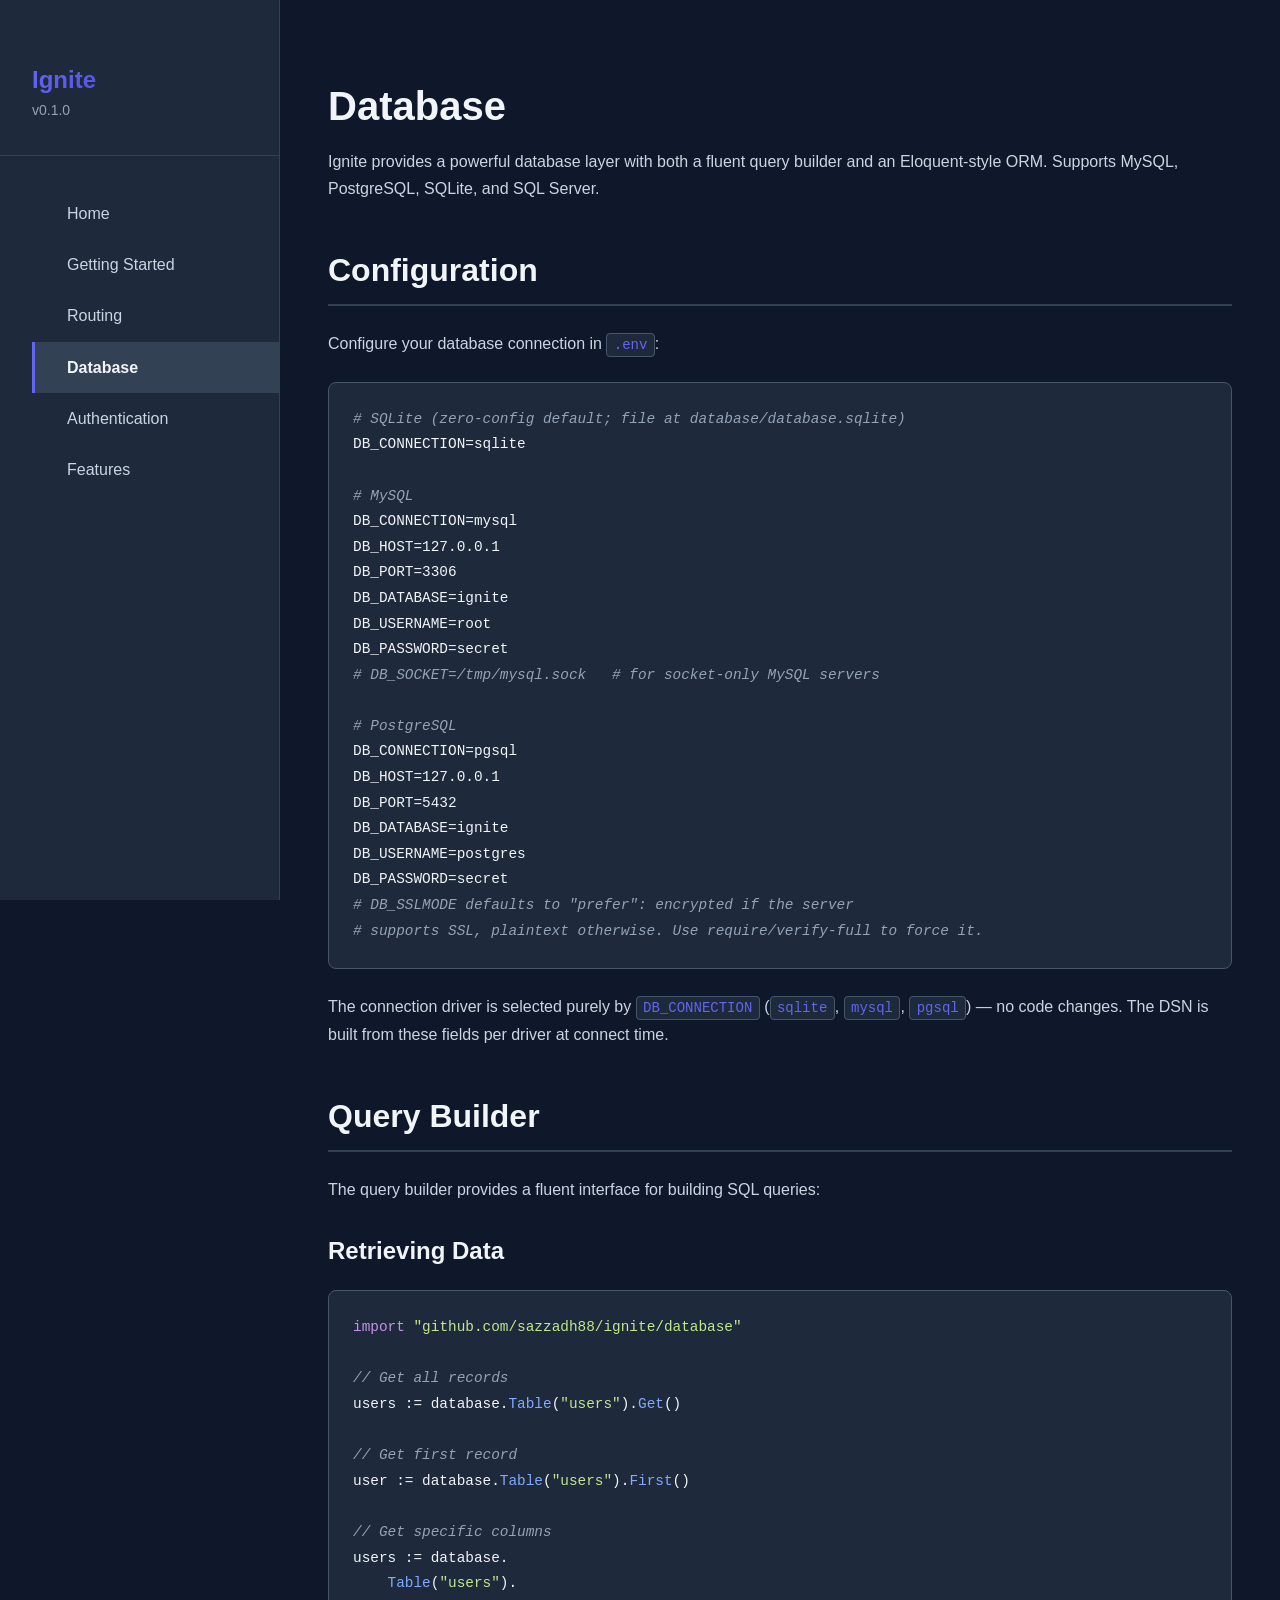
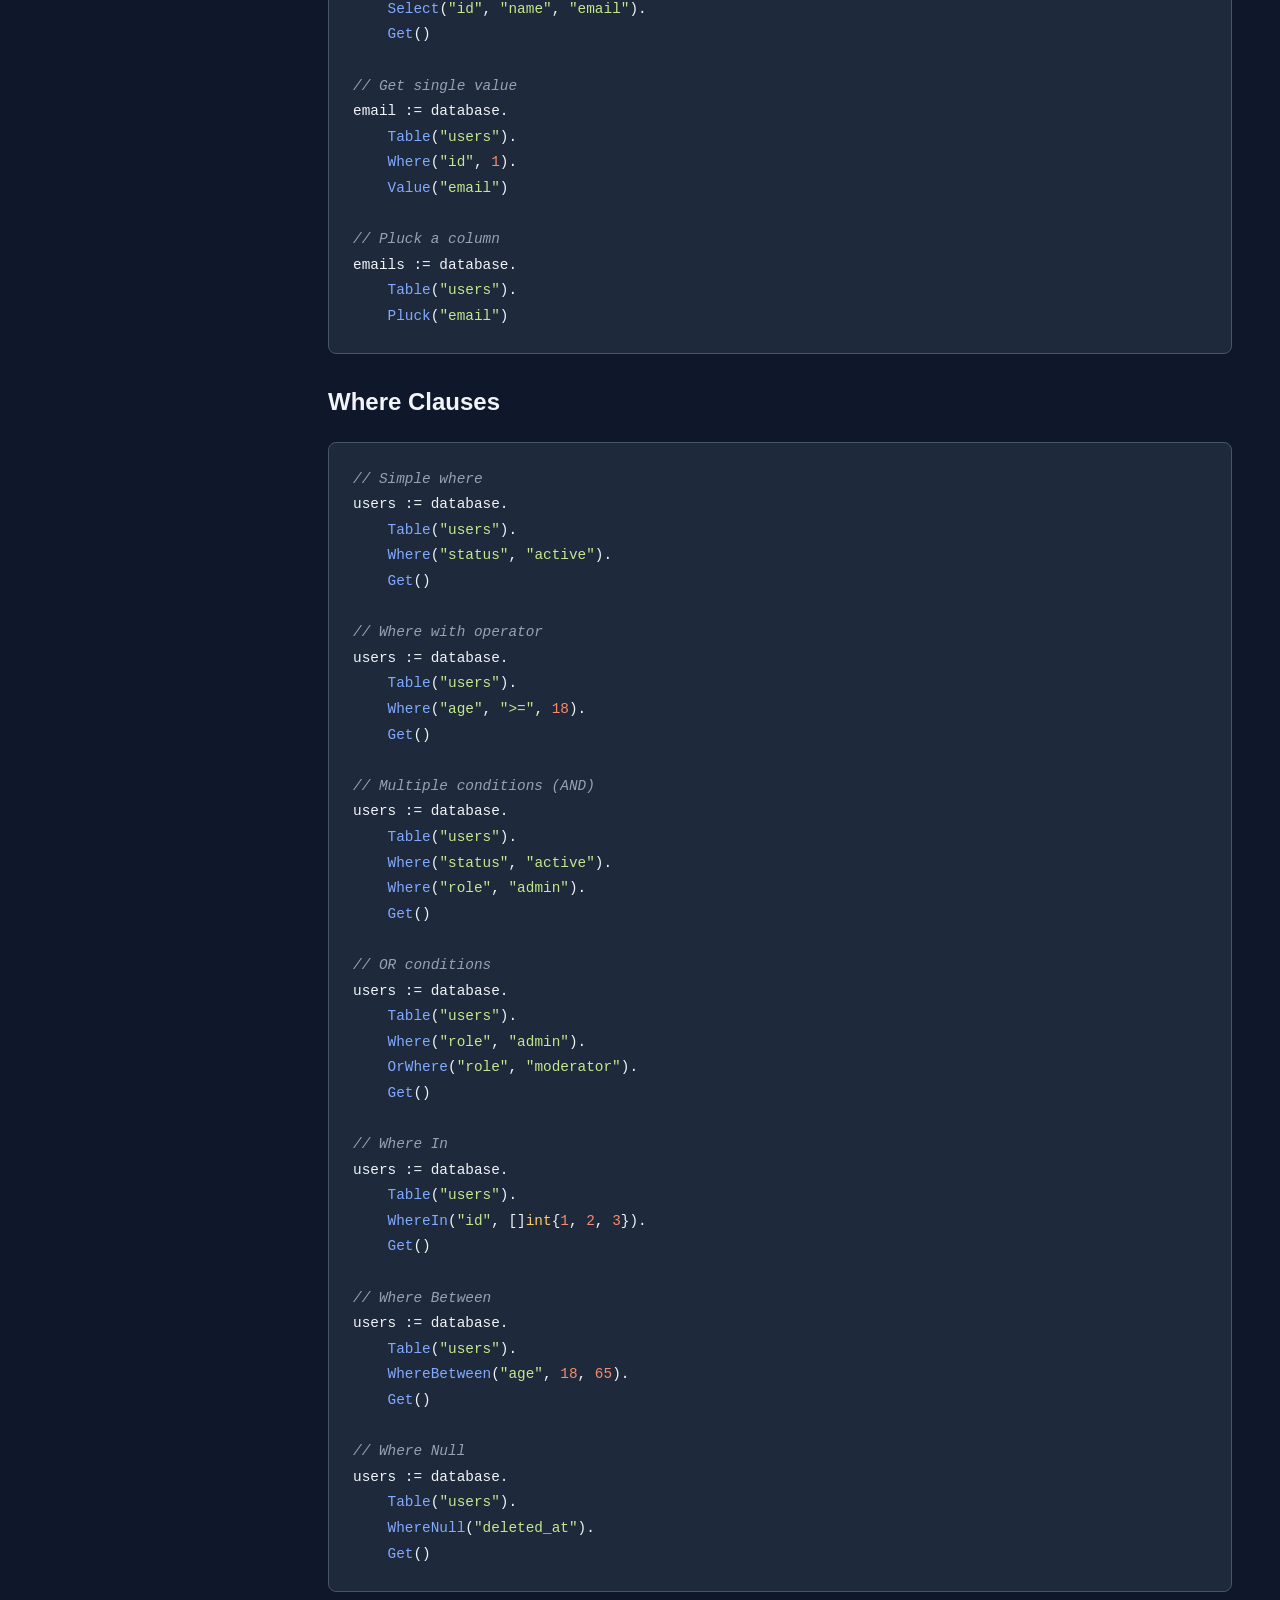
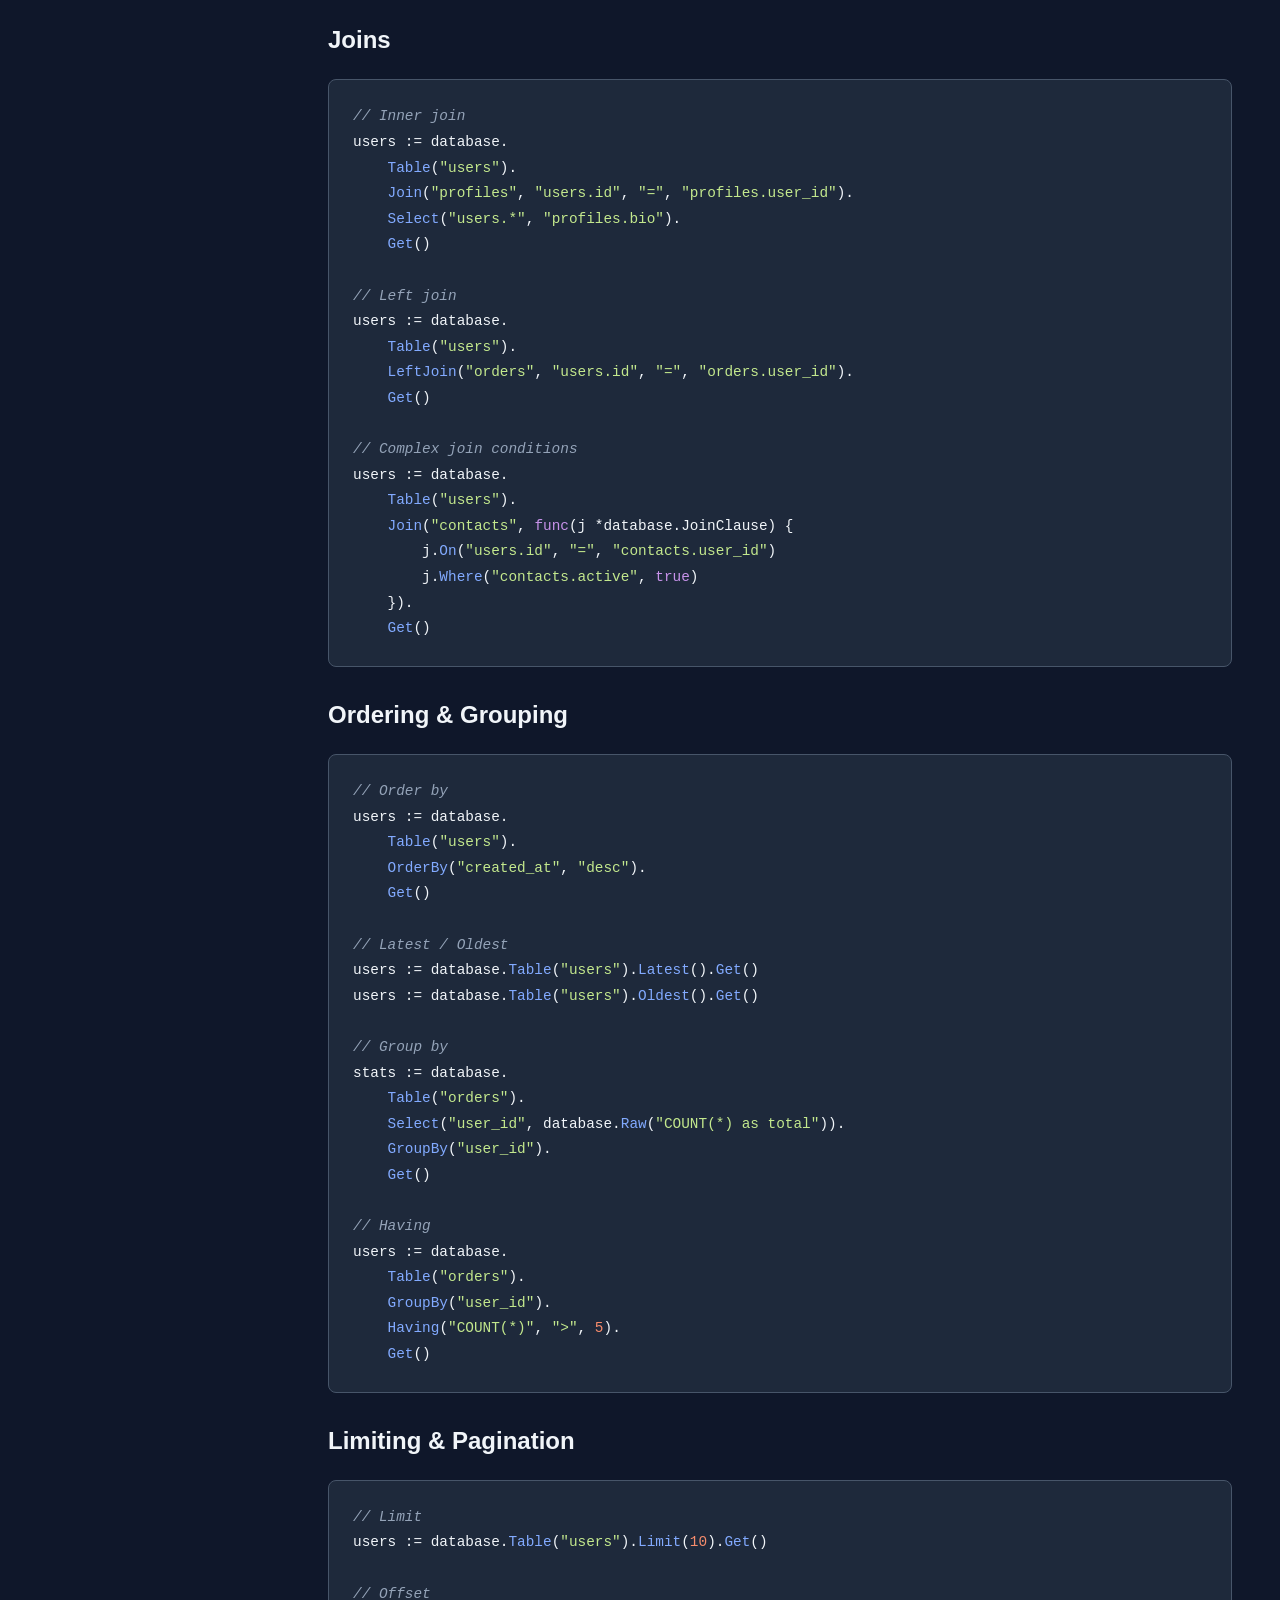
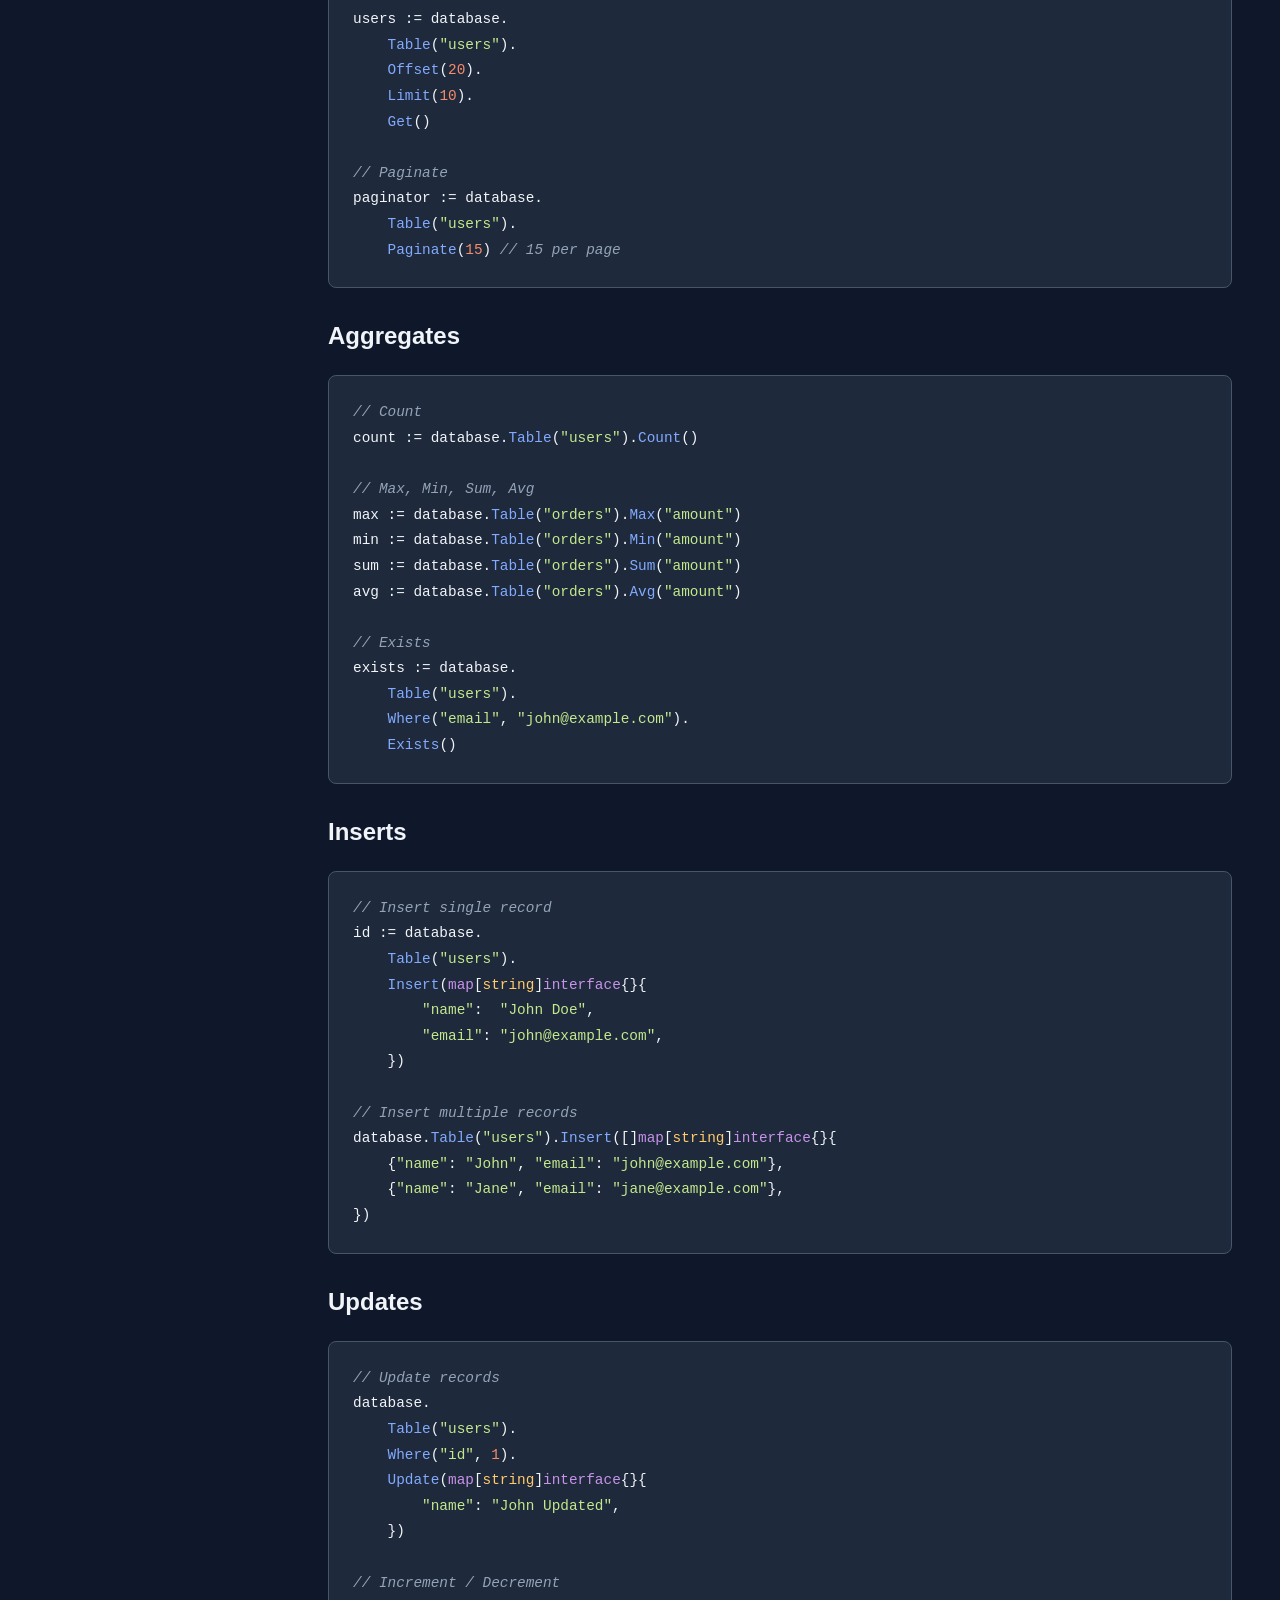
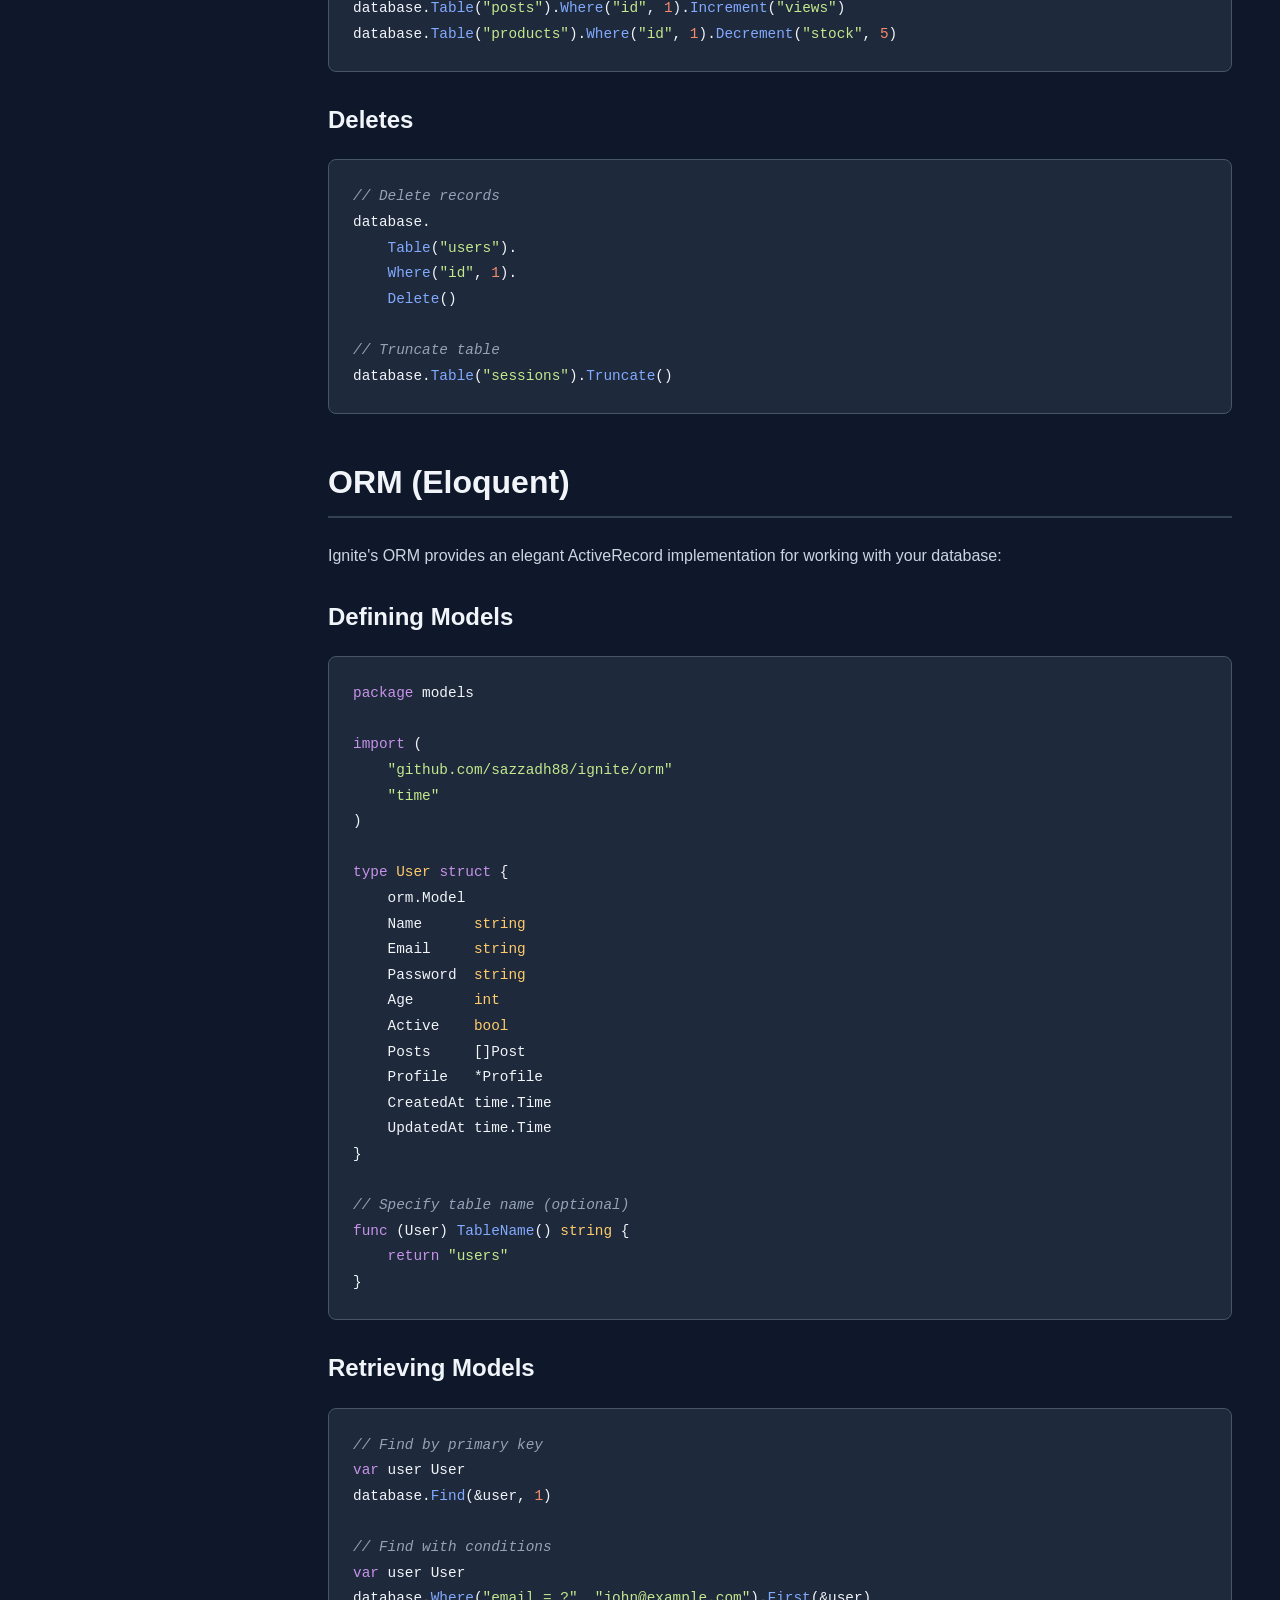
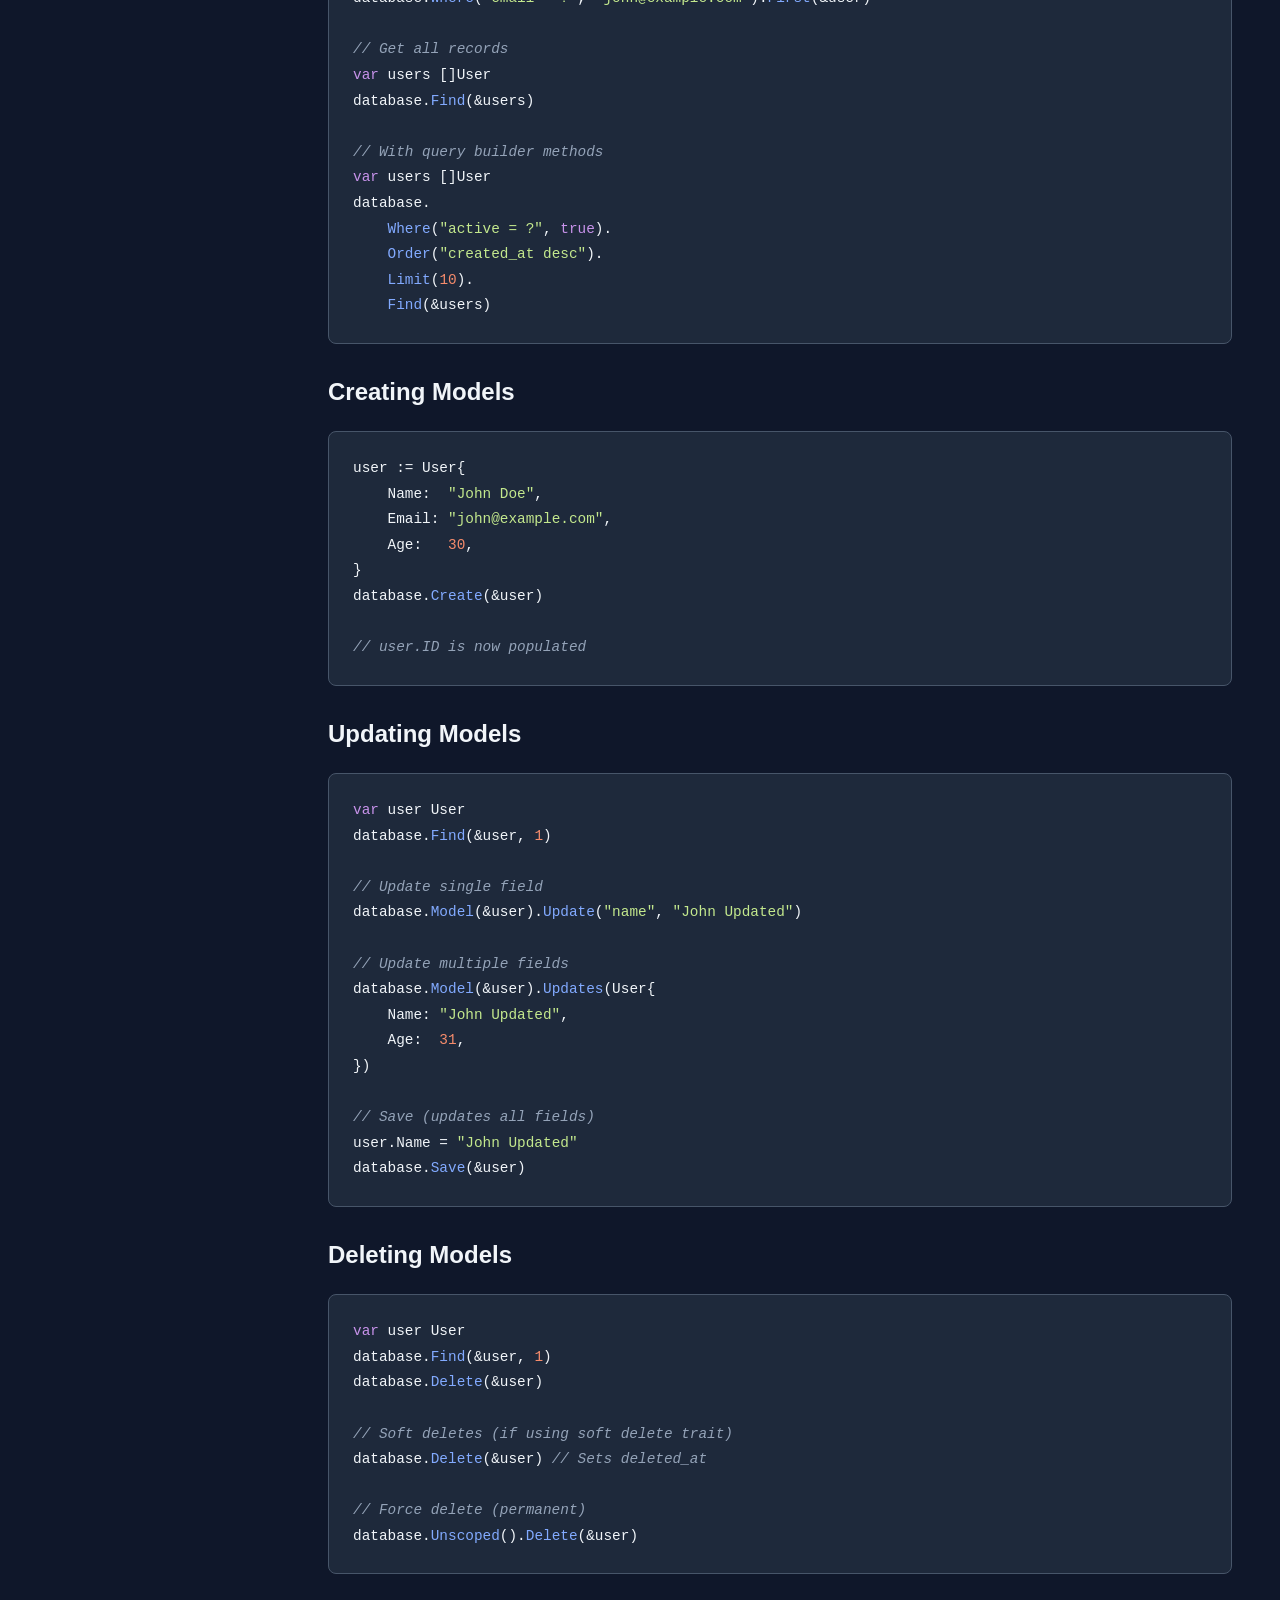
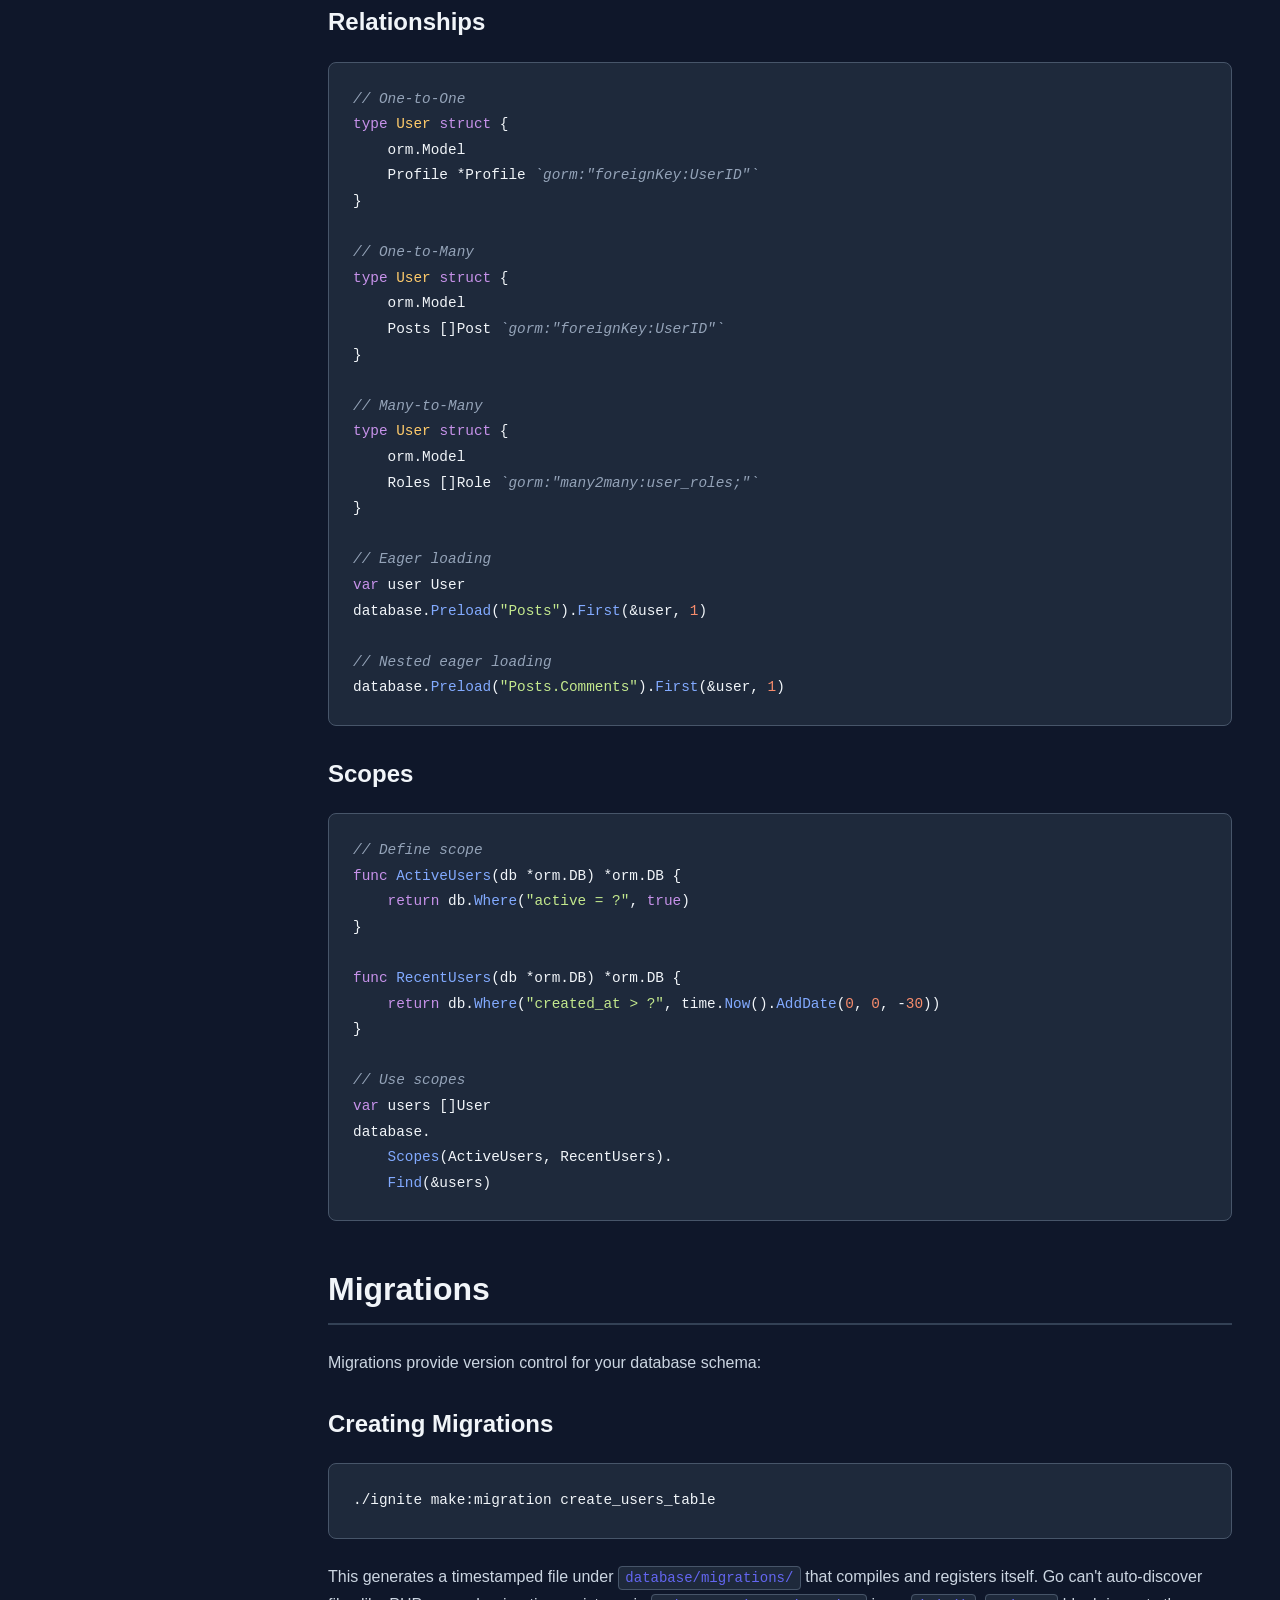
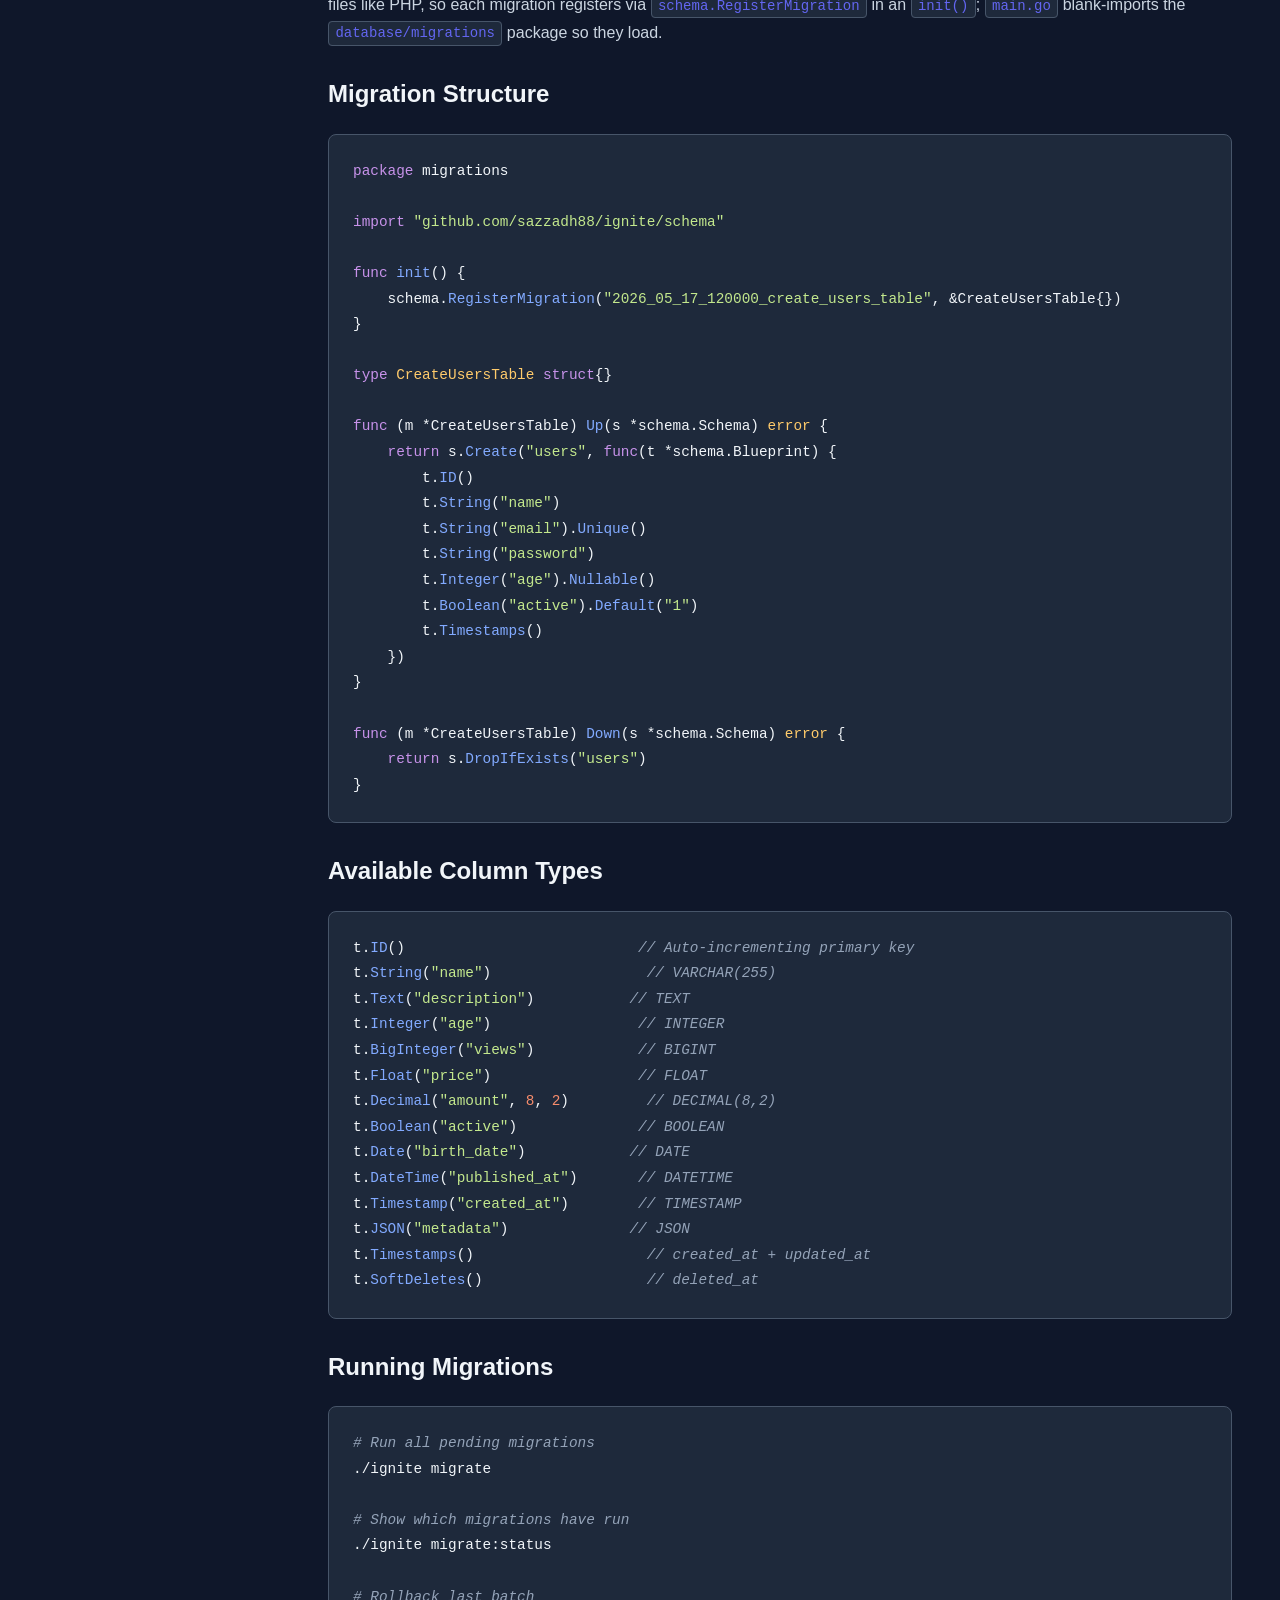
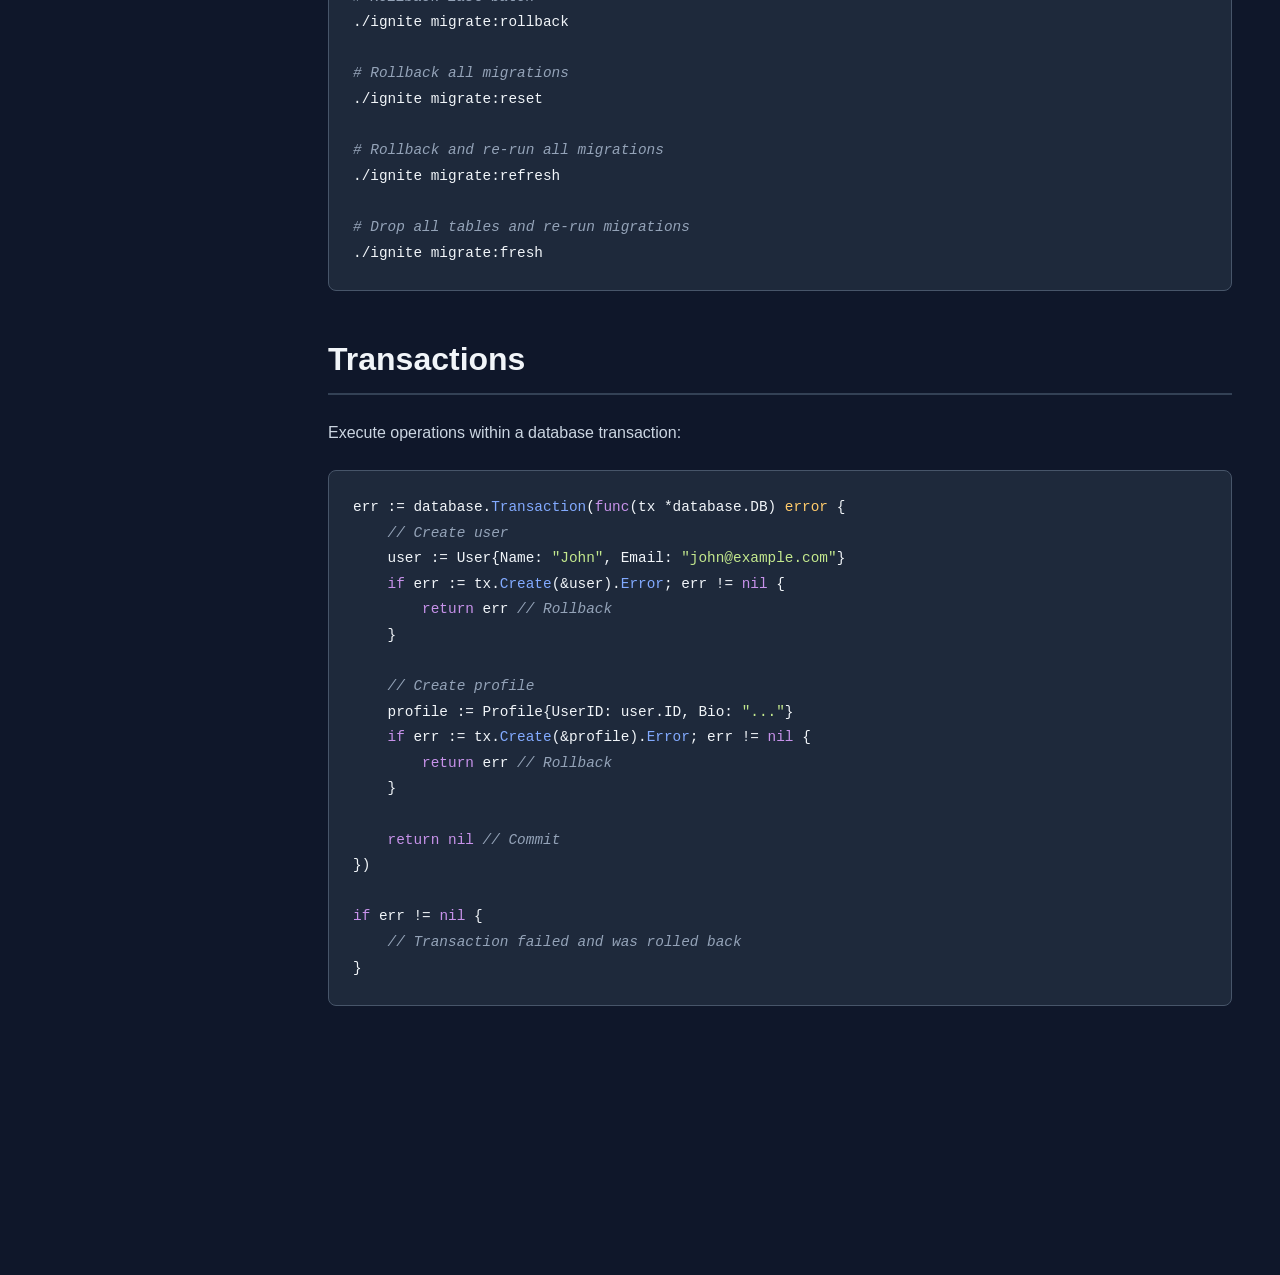
<file: docs/database.html>
<!DOCTYPE html>
<html lang="en">
<head>
  <meta charset="UTF-8">
  <meta name="viewport" content="width=device-width, initial-scale=1.0">
  <title>Database - Ignite</title>
  <link rel="stylesheet" href="style.css">
</head>
<body>
  <div class="container">
    <!-- Sidebar Navigation -->
    <nav class="sidebar">
      <div class="sidebar-header">
        <h1>Ignite</h1>
        <div class="version">v0.1.0</div>
      </div>
      <ul class="sidebar-nav">
        <li><a href="index.html">Home</a></li>
        <li><a href="getting-started.html">Getting Started</a></li>
        <li><a href="routing.html">Routing</a></li>
        <li><a href="database.html" class="active">Database</a></li>
        <li><a href="authentication.html">Authentication</a></li>
        <li><a href="features.html">Features</a></li>
      </ul>
    </nav>

    <!-- Main Content -->
    <main class="main-content">
      <h1>Database</h1>
      <p>Ignite provides a powerful database layer with both a fluent query builder and an Eloquent-style ORM. Supports MySQL, PostgreSQL, SQLite, and SQL Server.</p>

      <!-- Configuration -->
      <section class="section">
        <h2 class="section-title">Configuration</h2>
        <p>Configure your database connection in <code>.env</code>:</p>
        <pre><code><span class="comment"># SQLite (zero-config default; file at database/database.sqlite)</span>
DB_CONNECTION=sqlite

<span class="comment"># MySQL</span>
DB_CONNECTION=mysql
DB_HOST=127.0.0.1
DB_PORT=3306
DB_DATABASE=ignite
DB_USERNAME=root
DB_PASSWORD=secret
<span class="comment"># DB_SOCKET=/tmp/mysql.sock   # for socket-only MySQL servers</span>

<span class="comment"># PostgreSQL</span>
DB_CONNECTION=pgsql
DB_HOST=127.0.0.1
DB_PORT=5432
DB_DATABASE=ignite
DB_USERNAME=postgres
DB_PASSWORD=secret
<span class="comment"># DB_SSLMODE defaults to "prefer": encrypted if the server</span>
<span class="comment"># supports SSL, plaintext otherwise. Use require/verify-full to force it.</span></code></pre>
        <p>The connection driver is selected purely by <code>DB_CONNECTION</code> (<code>sqlite</code>, <code>mysql</code>, <code>pgsql</code>) &mdash; no code changes. The DSN is built from these fields per driver at connect time.</p>
      </section>

      <!-- Query Builder -->
      <section class="section">
        <h2 class="section-title">Query Builder</h2>
        <p>The query builder provides a fluent interface for building SQL queries:</p>

        <h3>Retrieving Data</h3>
        <pre><code><span class="keyword">import</span> <span class="string">"github.com/sazzadh88/ignite/database"</span>

<span class="comment">// Get all records</span>
users := database.<span class="function">Table</span>(<span class="string">"users"</span>).<span class="function">Get</span>()

<span class="comment">// Get first record</span>
user := database.<span class="function">Table</span>(<span class="string">"users"</span>).<span class="function">First</span>()

<span class="comment">// Get specific columns</span>
users := database.
    <span class="function">Table</span>(<span class="string">"users"</span>).
    <span class="function">Select</span>(<span class="string">"id"</span>, <span class="string">"name"</span>, <span class="string">"email"</span>).
    <span class="function">Get</span>()

<span class="comment">// Get single value</span>
email := database.
    <span class="function">Table</span>(<span class="string">"users"</span>).
    <span class="function">Where</span>(<span class="string">"id"</span>, <span class="number">1</span>).
    <span class="function">Value</span>(<span class="string">"email"</span>)

<span class="comment">// Pluck a column</span>
emails := database.
    <span class="function">Table</span>(<span class="string">"users"</span>).
    <span class="function">Pluck</span>(<span class="string">"email"</span>)</code></pre>

        <h3>Where Clauses</h3>
        <pre><code><span class="comment">// Simple where</span>
users := database.
    <span class="function">Table</span>(<span class="string">"users"</span>).
    <span class="function">Where</span>(<span class="string">"status"</span>, <span class="string">"active"</span>).
    <span class="function">Get</span>()

<span class="comment">// Where with operator</span>
users := database.
    <span class="function">Table</span>(<span class="string">"users"</span>).
    <span class="function">Where</span>(<span class="string">"age"</span>, <span class="string">">="</span>, <span class="number">18</span>).
    <span class="function">Get</span>()

<span class="comment">// Multiple conditions (AND)</span>
users := database.
    <span class="function">Table</span>(<span class="string">"users"</span>).
    <span class="function">Where</span>(<span class="string">"status"</span>, <span class="string">"active"</span>).
    <span class="function">Where</span>(<span class="string">"role"</span>, <span class="string">"admin"</span>).
    <span class="function">Get</span>()

<span class="comment">// OR conditions</span>
users := database.
    <span class="function">Table</span>(<span class="string">"users"</span>).
    <span class="function">Where</span>(<span class="string">"role"</span>, <span class="string">"admin"</span>).
    <span class="function">OrWhere</span>(<span class="string">"role"</span>, <span class="string">"moderator"</span>).
    <span class="function">Get</span>()

<span class="comment">// Where In</span>
users := database.
    <span class="function">Table</span>(<span class="string">"users"</span>).
    <span class="function">WhereIn</span>(<span class="string">"id"</span>, []<span class="type">int</span>{<span class="number">1</span>, <span class="number">2</span>, <span class="number">3</span>}).
    <span class="function">Get</span>()

<span class="comment">// Where Between</span>
users := database.
    <span class="function">Table</span>(<span class="string">"users"</span>).
    <span class="function">WhereBetween</span>(<span class="string">"age"</span>, <span class="number">18</span>, <span class="number">65</span>).
    <span class="function">Get</span>()

<span class="comment">// Where Null</span>
users := database.
    <span class="function">Table</span>(<span class="string">"users"</span>).
    <span class="function">WhereNull</span>(<span class="string">"deleted_at"</span>).
    <span class="function">Get</span>()</code></pre>

        <h3>Joins</h3>
        <pre><code><span class="comment">// Inner join</span>
users := database.
    <span class="function">Table</span>(<span class="string">"users"</span>).
    <span class="function">Join</span>(<span class="string">"profiles"</span>, <span class="string">"users.id"</span>, <span class="string">"="</span>, <span class="string">"profiles.user_id"</span>).
    <span class="function">Select</span>(<span class="string">"users.*"</span>, <span class="string">"profiles.bio"</span>).
    <span class="function">Get</span>()

<span class="comment">// Left join</span>
users := database.
    <span class="function">Table</span>(<span class="string">"users"</span>).
    <span class="function">LeftJoin</span>(<span class="string">"orders"</span>, <span class="string">"users.id"</span>, <span class="string">"="</span>, <span class="string">"orders.user_id"</span>).
    <span class="function">Get</span>()

<span class="comment">// Complex join conditions</span>
users := database.
    <span class="function">Table</span>(<span class="string">"users"</span>).
    <span class="function">Join</span>(<span class="string">"contacts"</span>, <span class="keyword">func</span>(j *database.JoinClause) {
        j.<span class="function">On</span>(<span class="string">"users.id"</span>, <span class="string">"="</span>, <span class="string">"contacts.user_id"</span>)
        j.<span class="function">Where</span>(<span class="string">"contacts.active"</span>, <span class="keyword">true</span>)
    }).
    <span class="function">Get</span>()</code></pre>

        <h3>Ordering & Grouping</h3>
        <pre><code><span class="comment">// Order by</span>
users := database.
    <span class="function">Table</span>(<span class="string">"users"</span>).
    <span class="function">OrderBy</span>(<span class="string">"created_at"</span>, <span class="string">"desc"</span>).
    <span class="function">Get</span>()

<span class="comment">// Latest / Oldest</span>
users := database.<span class="function">Table</span>(<span class="string">"users"</span>).<span class="function">Latest</span>().<span class="function">Get</span>()
users := database.<span class="function">Table</span>(<span class="string">"users"</span>).<span class="function">Oldest</span>().<span class="function">Get</span>()

<span class="comment">// Group by</span>
stats := database.
    <span class="function">Table</span>(<span class="string">"orders"</span>).
    <span class="function">Select</span>(<span class="string">"user_id"</span>, database.<span class="function">Raw</span>(<span class="string">"COUNT(*) as total"</span>)).
    <span class="function">GroupBy</span>(<span class="string">"user_id"</span>).
    <span class="function">Get</span>()

<span class="comment">// Having</span>
users := database.
    <span class="function">Table</span>(<span class="string">"orders"</span>).
    <span class="function">GroupBy</span>(<span class="string">"user_id"</span>).
    <span class="function">Having</span>(<span class="string">"COUNT(*)"</span>, <span class="string">">"</span>, <span class="number">5</span>).
    <span class="function">Get</span>()</code></pre>

        <h3>Limiting & Pagination</h3>
        <pre><code><span class="comment">// Limit</span>
users := database.<span class="function">Table</span>(<span class="string">"users"</span>).<span class="function">Limit</span>(<span class="number">10</span>).<span class="function">Get</span>()

<span class="comment">// Offset</span>
users := database.
    <span class="function">Table</span>(<span class="string">"users"</span>).
    <span class="function">Offset</span>(<span class="number">20</span>).
    <span class="function">Limit</span>(<span class="number">10</span>).
    <span class="function">Get</span>()

<span class="comment">// Paginate</span>
paginator := database.
    <span class="function">Table</span>(<span class="string">"users"</span>).
    <span class="function">Paginate</span>(<span class="number">15</span>) <span class="comment">// 15 per page</span></code></pre>

        <h3>Aggregates</h3>
        <pre><code><span class="comment">// Count</span>
count := database.<span class="function">Table</span>(<span class="string">"users"</span>).<span class="function">Count</span>()

<span class="comment">// Max, Min, Sum, Avg</span>
max := database.<span class="function">Table</span>(<span class="string">"orders"</span>).<span class="function">Max</span>(<span class="string">"amount"</span>)
min := database.<span class="function">Table</span>(<span class="string">"orders"</span>).<span class="function">Min</span>(<span class="string">"amount"</span>)
sum := database.<span class="function">Table</span>(<span class="string">"orders"</span>).<span class="function">Sum</span>(<span class="string">"amount"</span>)
avg := database.<span class="function">Table</span>(<span class="string">"orders"</span>).<span class="function">Avg</span>(<span class="string">"amount"</span>)

<span class="comment">// Exists</span>
exists := database.
    <span class="function">Table</span>(<span class="string">"users"</span>).
    <span class="function">Where</span>(<span class="string">"email"</span>, <span class="string">"john@example.com"</span>).
    <span class="function">Exists</span>()</code></pre>

        <h3>Inserts</h3>
        <pre><code><span class="comment">// Insert single record</span>
id := database.
    <span class="function">Table</span>(<span class="string">"users"</span>).
    <span class="function">Insert</span>(<span class="keyword">map</span>[<span class="type">string</span>]<span class="keyword">interface</span>{}{
        <span class="string">"name"</span>:  <span class="string">"John Doe"</span>,
        <span class="string">"email"</span>: <span class="string">"john@example.com"</span>,
    })

<span class="comment">// Insert multiple records</span>
database.<span class="function">Table</span>(<span class="string">"users"</span>).<span class="function">Insert</span>([]<span class="keyword">map</span>[<span class="type">string</span>]<span class="keyword">interface</span>{}{
    {<span class="string">"name"</span>: <span class="string">"John"</span>, <span class="string">"email"</span>: <span class="string">"john@example.com"</span>},
    {<span class="string">"name"</span>: <span class="string">"Jane"</span>, <span class="string">"email"</span>: <span class="string">"jane@example.com"</span>},
})</code></pre>

        <h3>Updates</h3>
        <pre><code><span class="comment">// Update records</span>
database.
    <span class="function">Table</span>(<span class="string">"users"</span>).
    <span class="function">Where</span>(<span class="string">"id"</span>, <span class="number">1</span>).
    <span class="function">Update</span>(<span class="keyword">map</span>[<span class="type">string</span>]<span class="keyword">interface</span>{}{
        <span class="string">"name"</span>: <span class="string">"John Updated"</span>,
    })

<span class="comment">// Increment / Decrement</span>
database.<span class="function">Table</span>(<span class="string">"posts"</span>).<span class="function">Where</span>(<span class="string">"id"</span>, <span class="number">1</span>).<span class="function">Increment</span>(<span class="string">"views"</span>)
database.<span class="function">Table</span>(<span class="string">"products"</span>).<span class="function">Where</span>(<span class="string">"id"</span>, <span class="number">1</span>).<span class="function">Decrement</span>(<span class="string">"stock"</span>, <span class="number">5</span>)</code></pre>

        <h3>Deletes</h3>
        <pre><code><span class="comment">// Delete records</span>
database.
    <span class="function">Table</span>(<span class="string">"users"</span>).
    <span class="function">Where</span>(<span class="string">"id"</span>, <span class="number">1</span>).
    <span class="function">Delete</span>()

<span class="comment">// Truncate table</span>
database.<span class="function">Table</span>(<span class="string">"sessions"</span>).<span class="function">Truncate</span>()</code></pre>
      </section>

      <!-- ORM (Eloquent) -->
      <section class="section">
        <h2 class="section-title">ORM (Eloquent)</h2>
        <p>Ignite's ORM provides an elegant ActiveRecord implementation for working with your database:</p>

        <h3>Defining Models</h3>
        <pre><code><span class="keyword">package</span> models

<span class="keyword">import</span> (
    <span class="string">"github.com/sazzadh88/ignite/orm"</span>
    <span class="string">"time"</span>
)

<span class="keyword">type</span> <span class="type">User</span> <span class="keyword">struct</span> {
    orm.Model
    Name      <span class="type">string</span>
    Email     <span class="type">string</span>
    Password  <span class="type">string</span>
    Age       <span class="type">int</span>
    Active    <span class="type">bool</span>
    Posts     []Post
    Profile   *Profile
    CreatedAt time.Time
    UpdatedAt time.Time
}

<span class="comment">// Specify table name (optional)</span>
<span class="keyword">func</span> (User) <span class="function">TableName</span>() <span class="type">string</span> {
    <span class="keyword">return</span> <span class="string">"users"</span>
}</code></pre>

        <h3>Retrieving Models</h3>
        <pre><code><span class="comment">// Find by primary key</span>
<span class="keyword">var</span> user User
database.<span class="function">Find</span>(&user, <span class="number">1</span>)

<span class="comment">// Find with conditions</span>
<span class="keyword">var</span> user User
database.<span class="function">Where</span>(<span class="string">"email = ?"</span>, <span class="string">"john@example.com"</span>).<span class="function">First</span>(&user)

<span class="comment">// Get all records</span>
<span class="keyword">var</span> users []User
database.<span class="function">Find</span>(&users)

<span class="comment">// With query builder methods</span>
<span class="keyword">var</span> users []User
database.
    <span class="function">Where</span>(<span class="string">"active = ?"</span>, <span class="keyword">true</span>).
    <span class="function">Order</span>(<span class="string">"created_at desc"</span>).
    <span class="function">Limit</span>(<span class="number">10</span>).
    <span class="function">Find</span>(&users)</code></pre>

        <h3>Creating Models</h3>
        <pre><code>user := User{
    Name:  <span class="string">"John Doe"</span>,
    Email: <span class="string">"john@example.com"</span>,
    Age:   <span class="number">30</span>,
}
database.<span class="function">Create</span>(&user)

<span class="comment">// user.ID is now populated</span></code></pre>

        <h3>Updating Models</h3>
        <pre><code><span class="keyword">var</span> user User
database.<span class="function">Find</span>(&user, <span class="number">1</span>)

<span class="comment">// Update single field</span>
database.<span class="function">Model</span>(&user).<span class="function">Update</span>(<span class="string">"name"</span>, <span class="string">"John Updated"</span>)

<span class="comment">// Update multiple fields</span>
database.<span class="function">Model</span>(&user).<span class="function">Updates</span>(User{
    Name: <span class="string">"John Updated"</span>,
    Age:  <span class="number">31</span>,
})

<span class="comment">// Save (updates all fields)</span>
user.Name = <span class="string">"John Updated"</span>
database.<span class="function">Save</span>(&user)</code></pre>

        <h3>Deleting Models</h3>
        <pre><code><span class="keyword">var</span> user User
database.<span class="function">Find</span>(&user, <span class="number">1</span>)
database.<span class="function">Delete</span>(&user)

<span class="comment">// Soft deletes (if using soft delete trait)</span>
database.<span class="function">Delete</span>(&user) <span class="comment">// Sets deleted_at</span>

<span class="comment">// Force delete (permanent)</span>
database.<span class="function">Unscoped</span>().<span class="function">Delete</span>(&user)</code></pre>

        <h3>Relationships</h3>
        <pre><code><span class="comment">// One-to-One</span>
<span class="keyword">type</span> <span class="type">User</span> <span class="keyword">struct</span> {
    orm.Model
    Profile *Profile <span class="comment">`gorm:"foreignKey:UserID"`</span>
}

<span class="comment">// One-to-Many</span>
<span class="keyword">type</span> <span class="type">User</span> <span class="keyword">struct</span> {
    orm.Model
    Posts []Post <span class="comment">`gorm:"foreignKey:UserID"`</span>
}

<span class="comment">// Many-to-Many</span>
<span class="keyword">type</span> <span class="type">User</span> <span class="keyword">struct</span> {
    orm.Model
    Roles []Role <span class="comment">`gorm:"many2many:user_roles;"`</span>
}

<span class="comment">// Eager loading</span>
<span class="keyword">var</span> user User
database.<span class="function">Preload</span>(<span class="string">"Posts"</span>).<span class="function">First</span>(&user, <span class="number">1</span>)

<span class="comment">// Nested eager loading</span>
database.<span class="function">Preload</span>(<span class="string">"Posts.Comments"</span>).<span class="function">First</span>(&user, <span class="number">1</span>)</code></pre>

        <h3>Scopes</h3>
        <pre><code><span class="comment">// Define scope</span>
<span class="keyword">func</span> <span class="function">ActiveUsers</span>(db *orm.DB) *orm.DB {
    <span class="keyword">return</span> db.<span class="function">Where</span>(<span class="string">"active = ?"</span>, <span class="keyword">true</span>)
}

<span class="keyword">func</span> <span class="function">RecentUsers</span>(db *orm.DB) *orm.DB {
    <span class="keyword">return</span> db.<span class="function">Where</span>(<span class="string">"created_at > ?"</span>, time.<span class="function">Now</span>().<span class="function">AddDate</span>(<span class="number">0</span>, <span class="number">0</span>, -<span class="number">30</span>))
}

<span class="comment">// Use scopes</span>
<span class="keyword">var</span> users []User
database.
    <span class="function">Scopes</span>(ActiveUsers, RecentUsers).
    <span class="function">Find</span>(&users)</code></pre>
      </section>

      <!-- Migrations -->
      <section class="section">
        <h2 class="section-title">Migrations</h2>
        <p>Migrations provide version control for your database schema:</p>

        <h3>Creating Migrations</h3>
        <pre><code>./ignite make:migration create_users_table</code></pre>
        <p>This generates a timestamped file under <code>database/migrations/</code> that compiles and registers itself. Go can't auto-discover files like PHP, so each migration registers via <code>schema.RegisterMigration</code> in an <code>init()</code>; <code>main.go</code> blank-imports the <code>database/migrations</code> package so they load.</p>

        <h3>Migration Structure</h3>
        <pre><code><span class="keyword">package</span> migrations

<span class="keyword">import</span> <span class="string">"github.com/sazzadh88/ignite/schema"</span>

<span class="keyword">func</span> <span class="function">init</span>() {
    schema.<span class="function">RegisterMigration</span>(<span class="string">"2026_05_17_120000_create_users_table"</span>, &CreateUsersTable{})
}

<span class="keyword">type</span> <span class="type">CreateUsersTable</span> <span class="keyword">struct</span>{}

<span class="keyword">func</span> (m *CreateUsersTable) <span class="function">Up</span>(s *schema.Schema) <span class="type">error</span> {
    <span class="keyword">return</span> s.<span class="function">Create</span>(<span class="string">"users"</span>, <span class="keyword">func</span>(t *schema.Blueprint) {
        t.<span class="function">ID</span>()
        t.<span class="function">String</span>(<span class="string">"name"</span>)
        t.<span class="function">String</span>(<span class="string">"email"</span>).<span class="function">Unique</span>()
        t.<span class="function">String</span>(<span class="string">"password"</span>)
        t.<span class="function">Integer</span>(<span class="string">"age"</span>).<span class="function">Nullable</span>()
        t.<span class="function">Boolean</span>(<span class="string">"active"</span>).<span class="function">Default</span>(<span class="string">"1"</span>)
        t.<span class="function">Timestamps</span>()
    })
}

<span class="keyword">func</span> (m *CreateUsersTable) <span class="function">Down</span>(s *schema.Schema) <span class="type">error</span> {
    <span class="keyword">return</span> s.<span class="function">DropIfExists</span>(<span class="string">"users"</span>)
}</code></pre>

        <h3>Available Column Types</h3>
        <pre><code>t.<span class="function">ID</span>()                           <span class="comment">// Auto-incrementing primary key</span>
t.<span class="function">String</span>(<span class="string">"name"</span>)                  <span class="comment">// VARCHAR(255)</span>
t.<span class="function">Text</span>(<span class="string">"description"</span>)           <span class="comment">// TEXT</span>
t.<span class="function">Integer</span>(<span class="string">"age"</span>)                 <span class="comment">// INTEGER</span>
t.<span class="function">BigInteger</span>(<span class="string">"views"</span>)            <span class="comment">// BIGINT</span>
t.<span class="function">Float</span>(<span class="string">"price"</span>)                 <span class="comment">// FLOAT</span>
t.<span class="function">Decimal</span>(<span class="string">"amount"</span>, <span class="number">8</span>, <span class="number">2</span>)         <span class="comment">// DECIMAL(8,2)</span>
t.<span class="function">Boolean</span>(<span class="string">"active"</span>)              <span class="comment">// BOOLEAN</span>
t.<span class="function">Date</span>(<span class="string">"birth_date"</span>)            <span class="comment">// DATE</span>
t.<span class="function">DateTime</span>(<span class="string">"published_at"</span>)       <span class="comment">// DATETIME</span>
t.<span class="function">Timestamp</span>(<span class="string">"created_at"</span>)        <span class="comment">// TIMESTAMP</span>
t.<span class="function">JSON</span>(<span class="string">"metadata"</span>)              <span class="comment">// JSON</span>
t.<span class="function">Timestamps</span>()                    <span class="comment">// created_at + updated_at</span>
t.<span class="function">SoftDeletes</span>()                   <span class="comment">// deleted_at</span></code></pre>

        <h3>Running Migrations</h3>
        <pre><code><span class="comment"># Run all pending migrations</span>
./ignite migrate

<span class="comment"># Show which migrations have run</span>
./ignite migrate:status

<span class="comment"># Rollback last batch</span>
./ignite migrate:rollback

<span class="comment"># Rollback all migrations</span>
./ignite migrate:reset

<span class="comment"># Rollback and re-run all migrations</span>
./ignite migrate:refresh

<span class="comment"># Drop all tables and re-run migrations</span>
./ignite migrate:fresh</code></pre>
      </section>

      <!-- Transactions -->
      <section class="section">
        <h2 class="section-title">Transactions</h2>
        <p>Execute operations within a database transaction:</p>
        <pre><code>err := database.<span class="function">Transaction</span>(<span class="keyword">func</span>(tx *database.DB) <span class="type">error</span> {
    <span class="comment">// Create user</span>
    user := User{Name: <span class="string">"John"</span>, Email: <span class="string">"john@example.com"</span>}
    <span class="keyword">if</span> err := tx.<span class="function">Create</span>(&user).<span class="function">Error</span>; err != <span class="keyword">nil</span> {
        <span class="keyword">return</span> err <span class="comment">// Rollback</span>
    }

    <span class="comment">// Create profile</span>
    profile := Profile{UserID: user.ID, Bio: <span class="string">"..."</span>}
    <span class="keyword">if</span> err := tx.<span class="function">Create</span>(&profile).<span class="function">Error</span>; err != <span class="keyword">nil</span> {
        <span class="keyword">return</span> err <span class="comment">// Rollback</span>
    }

    <span class="keyword">return</span> <span class="keyword">nil</span> <span class="comment">// Commit</span>
})

<span class="keyword">if</span> err != <span class="keyword">nil</span> {
    <span class="comment">// Transaction failed and was rolled back</span>
}</code></pre>
      </section>
    </main>
  </div>
</body>
</html>
</file>
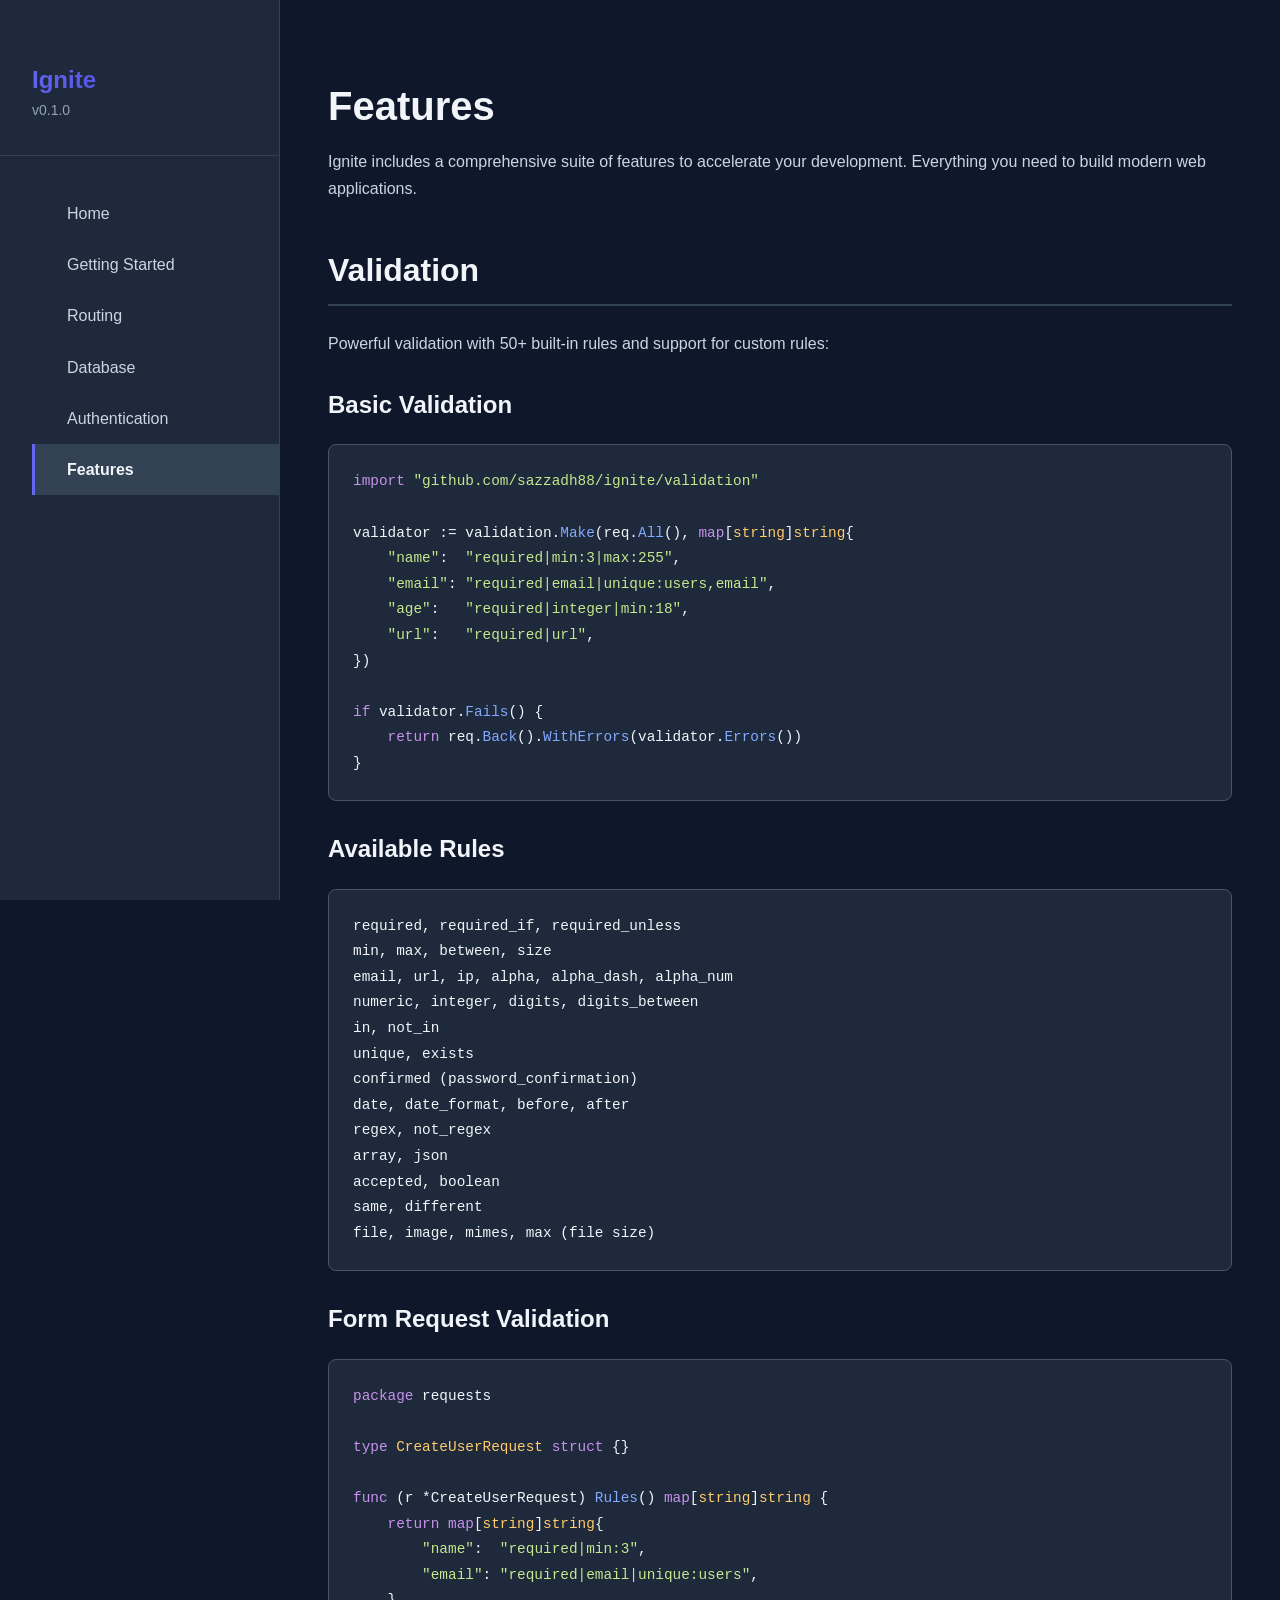
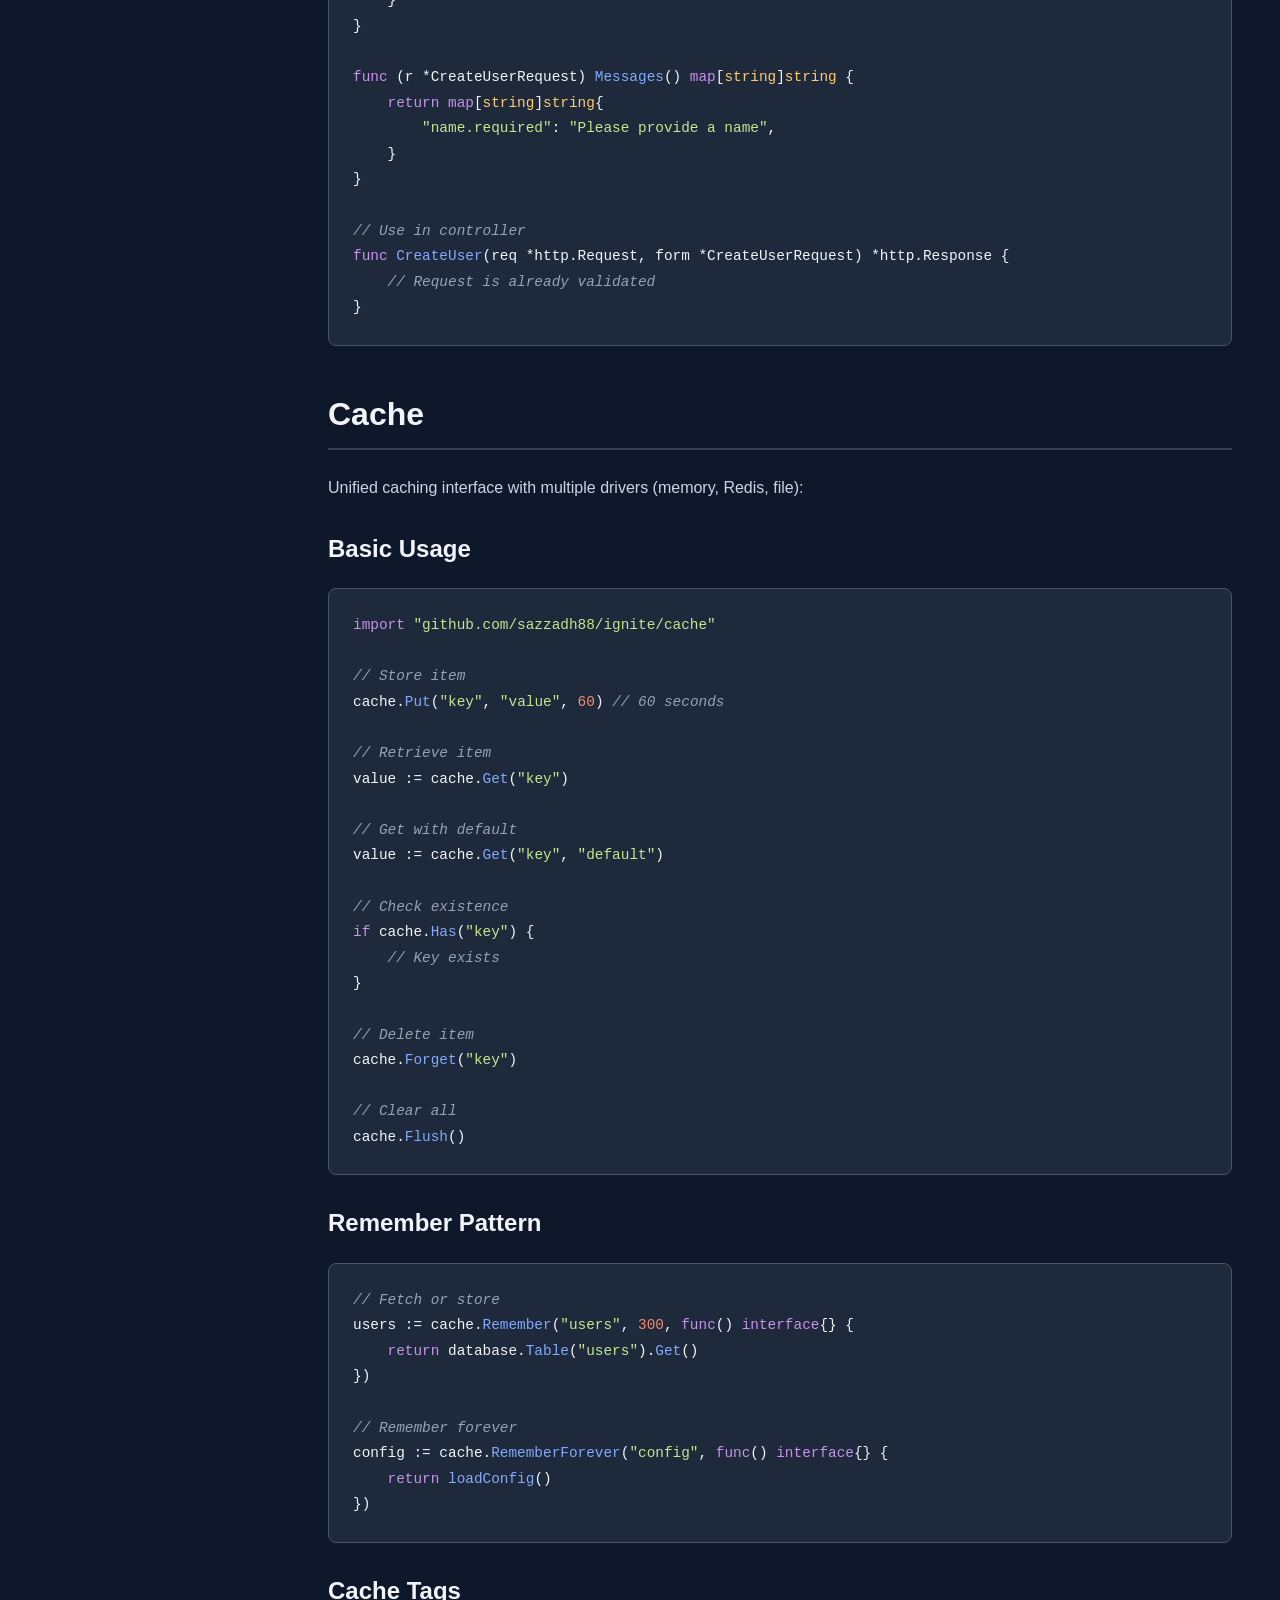
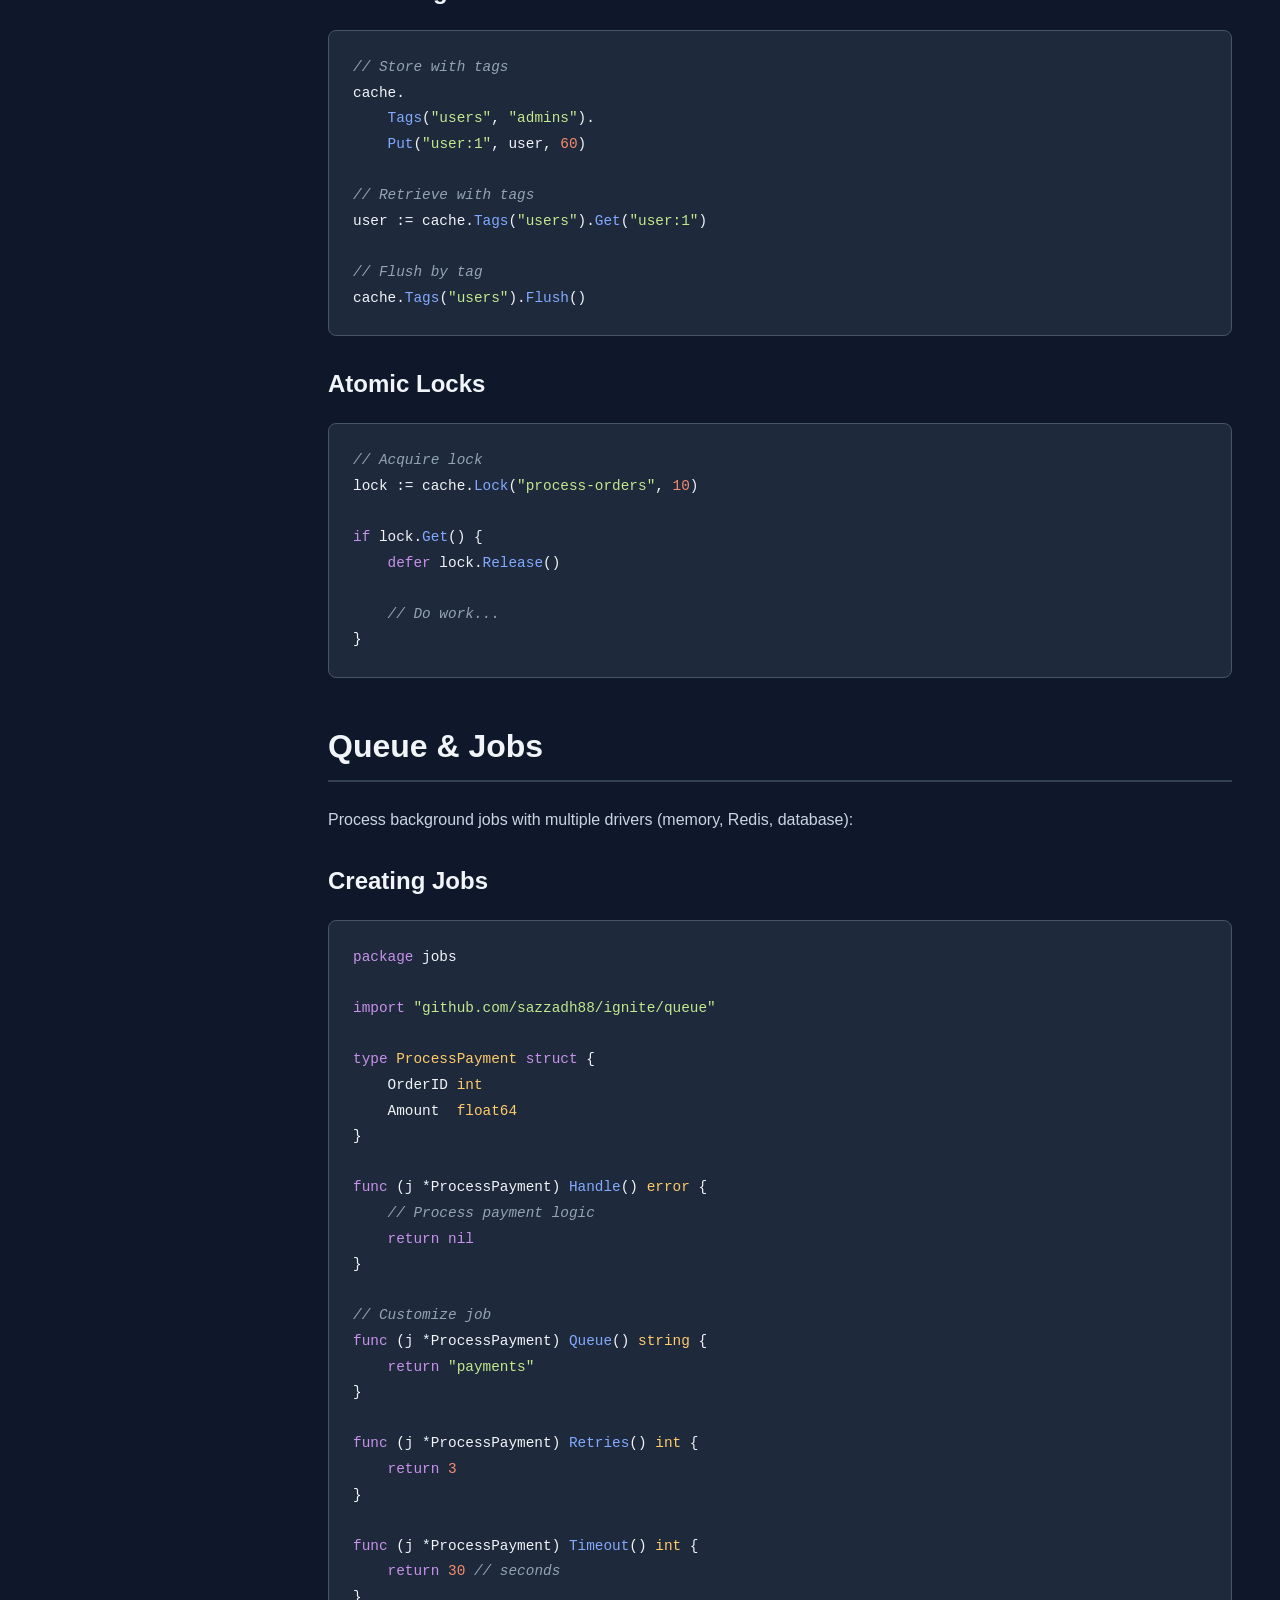
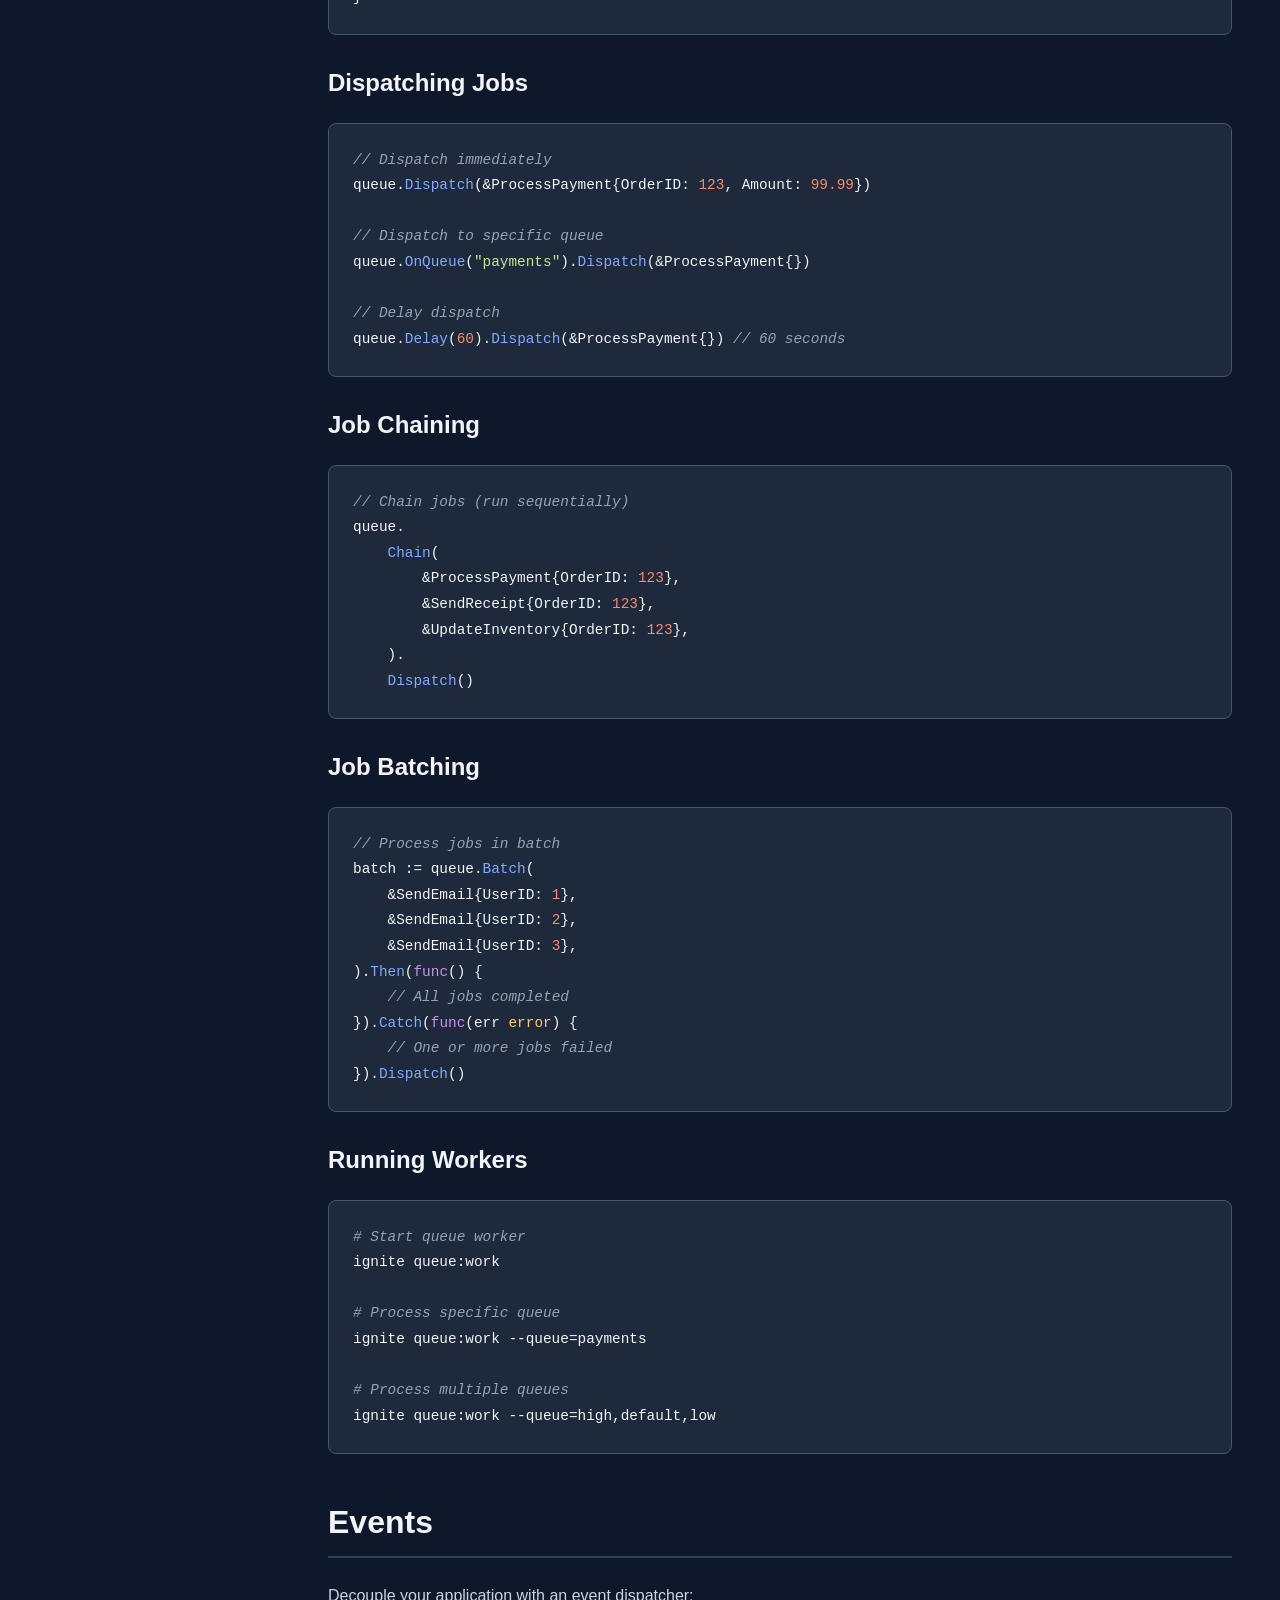
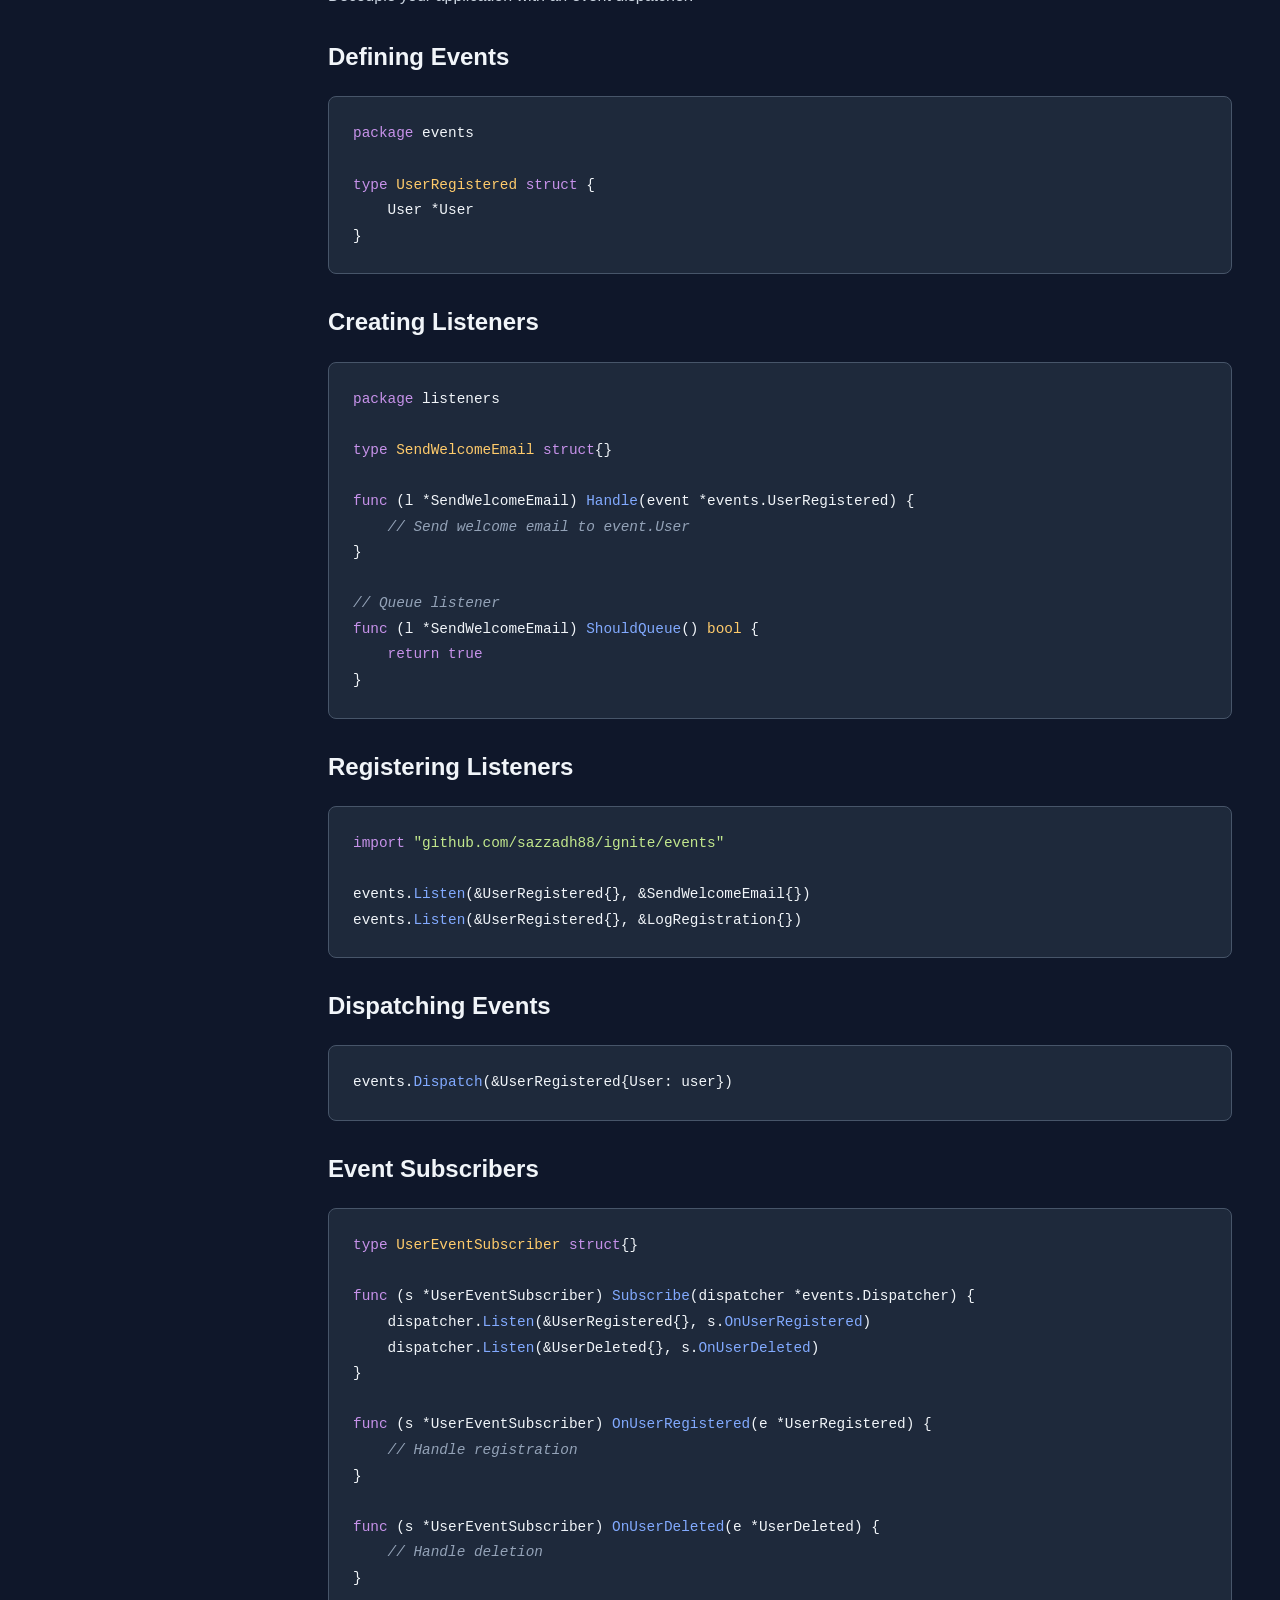
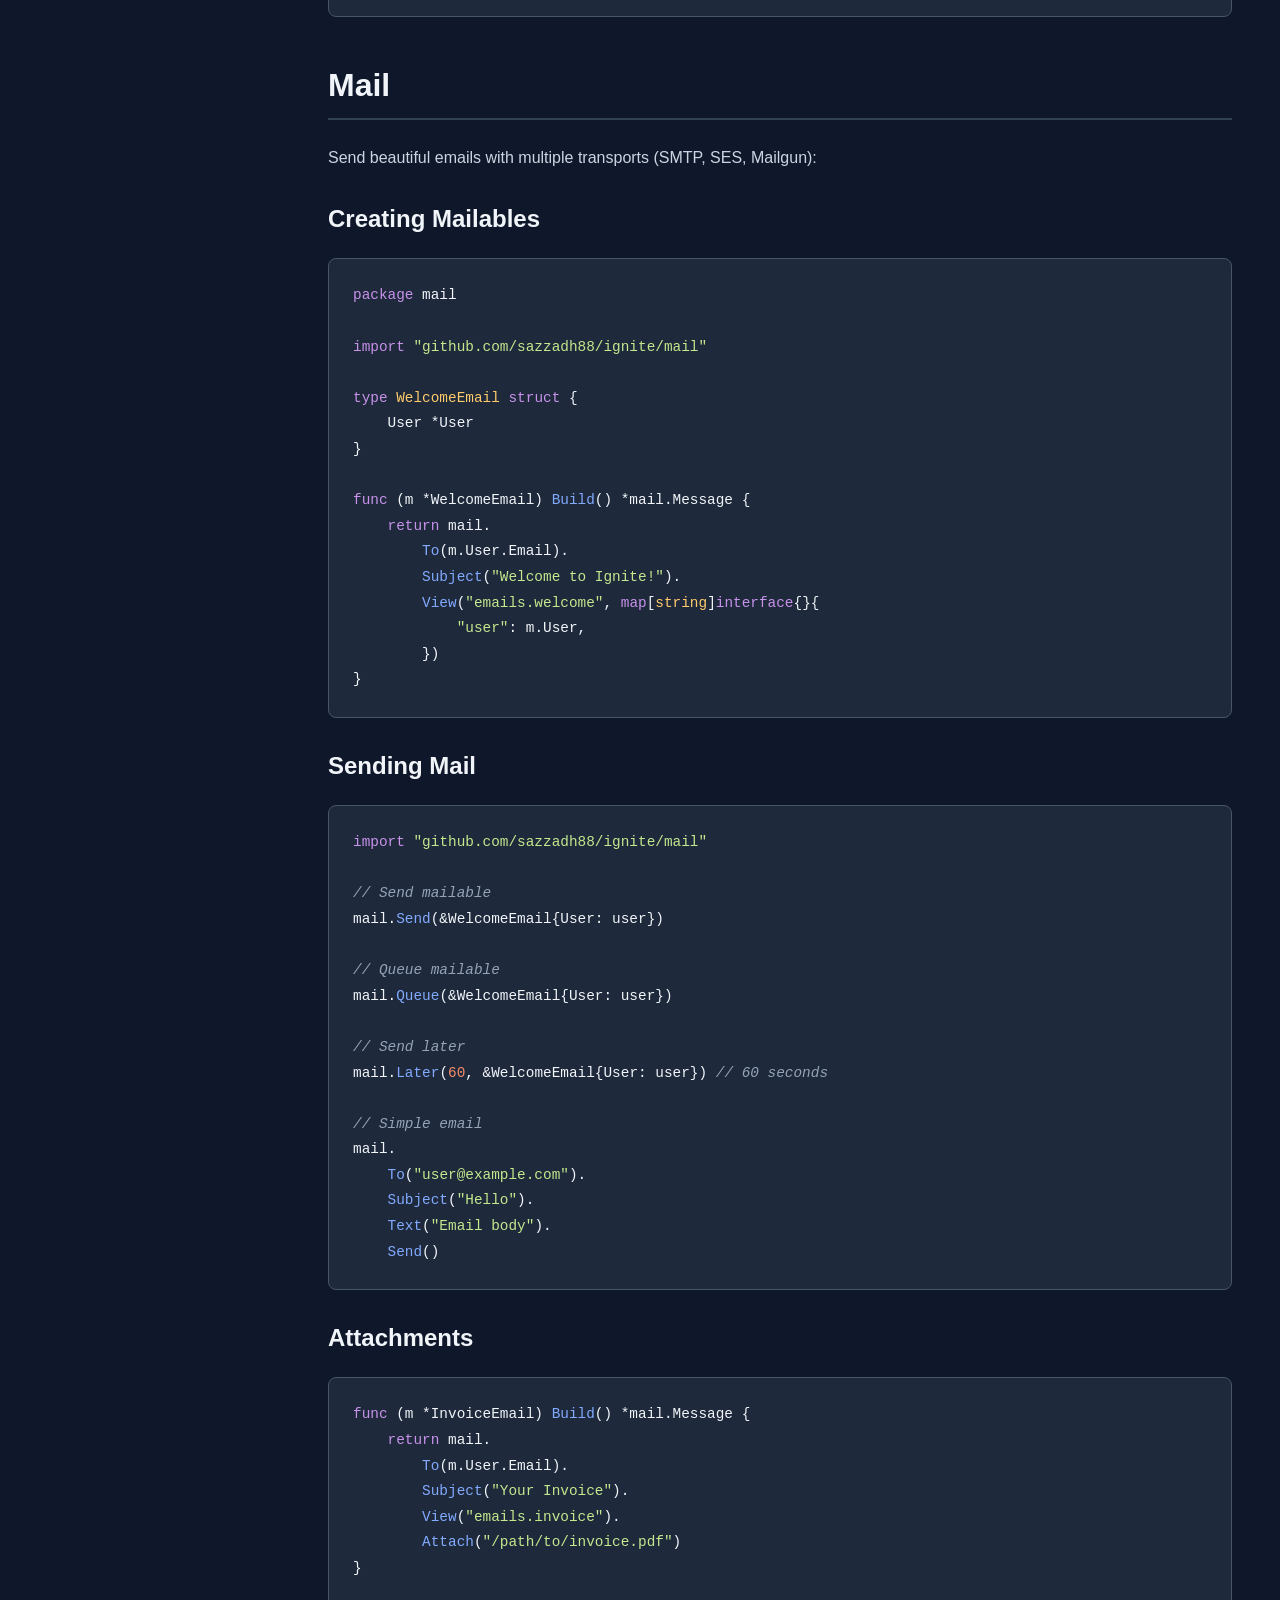
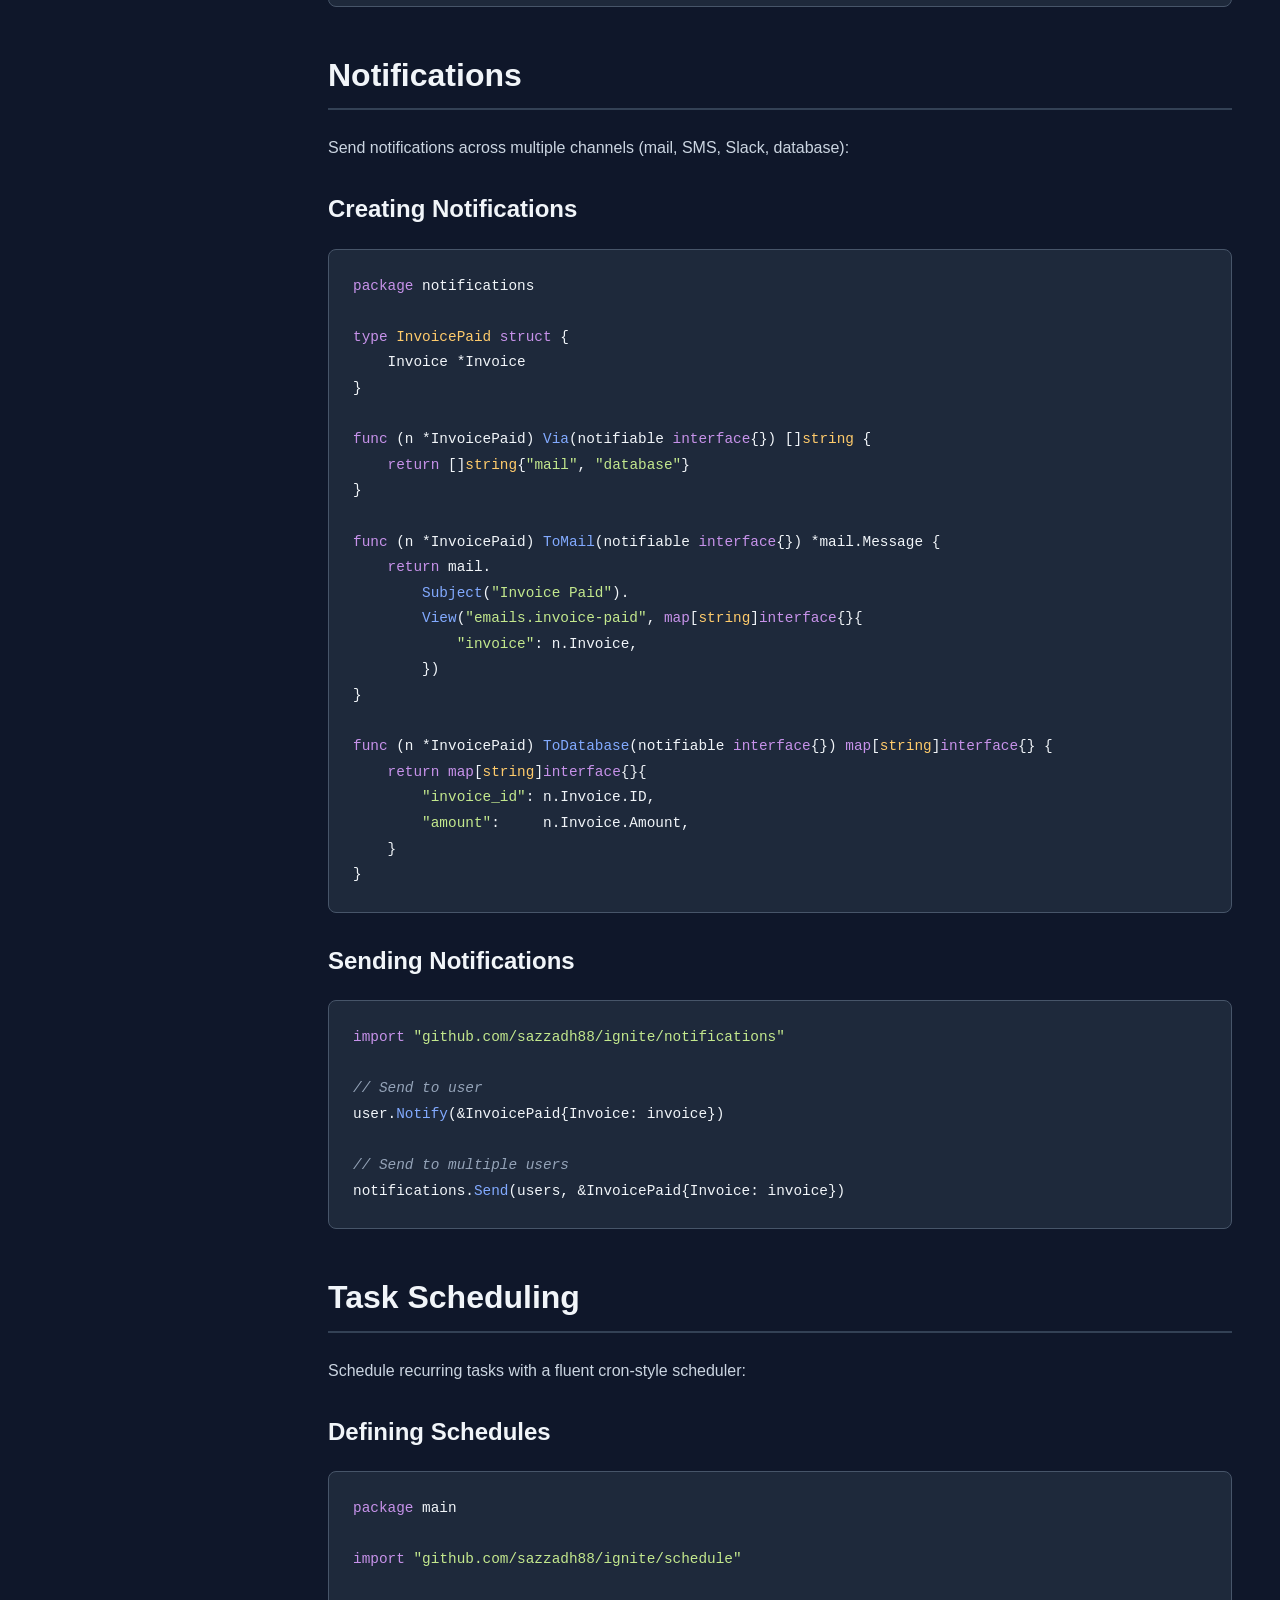
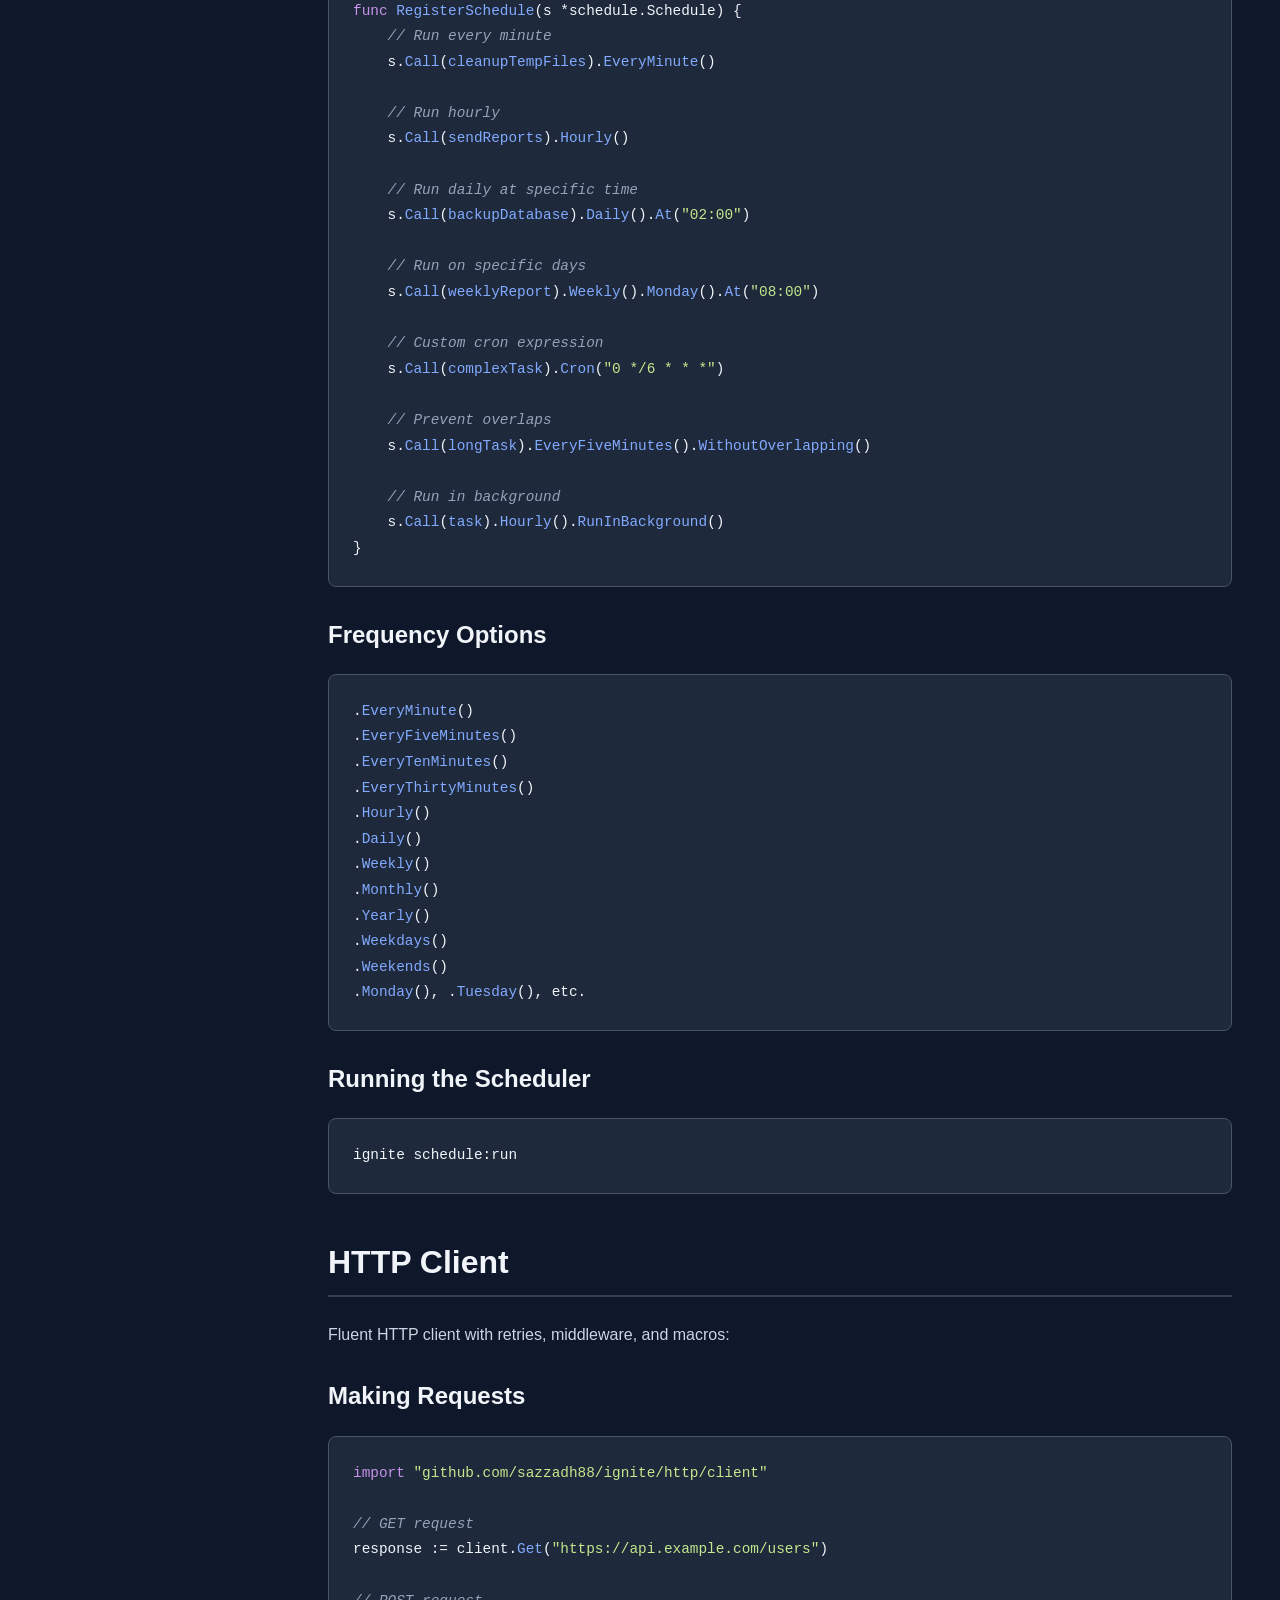
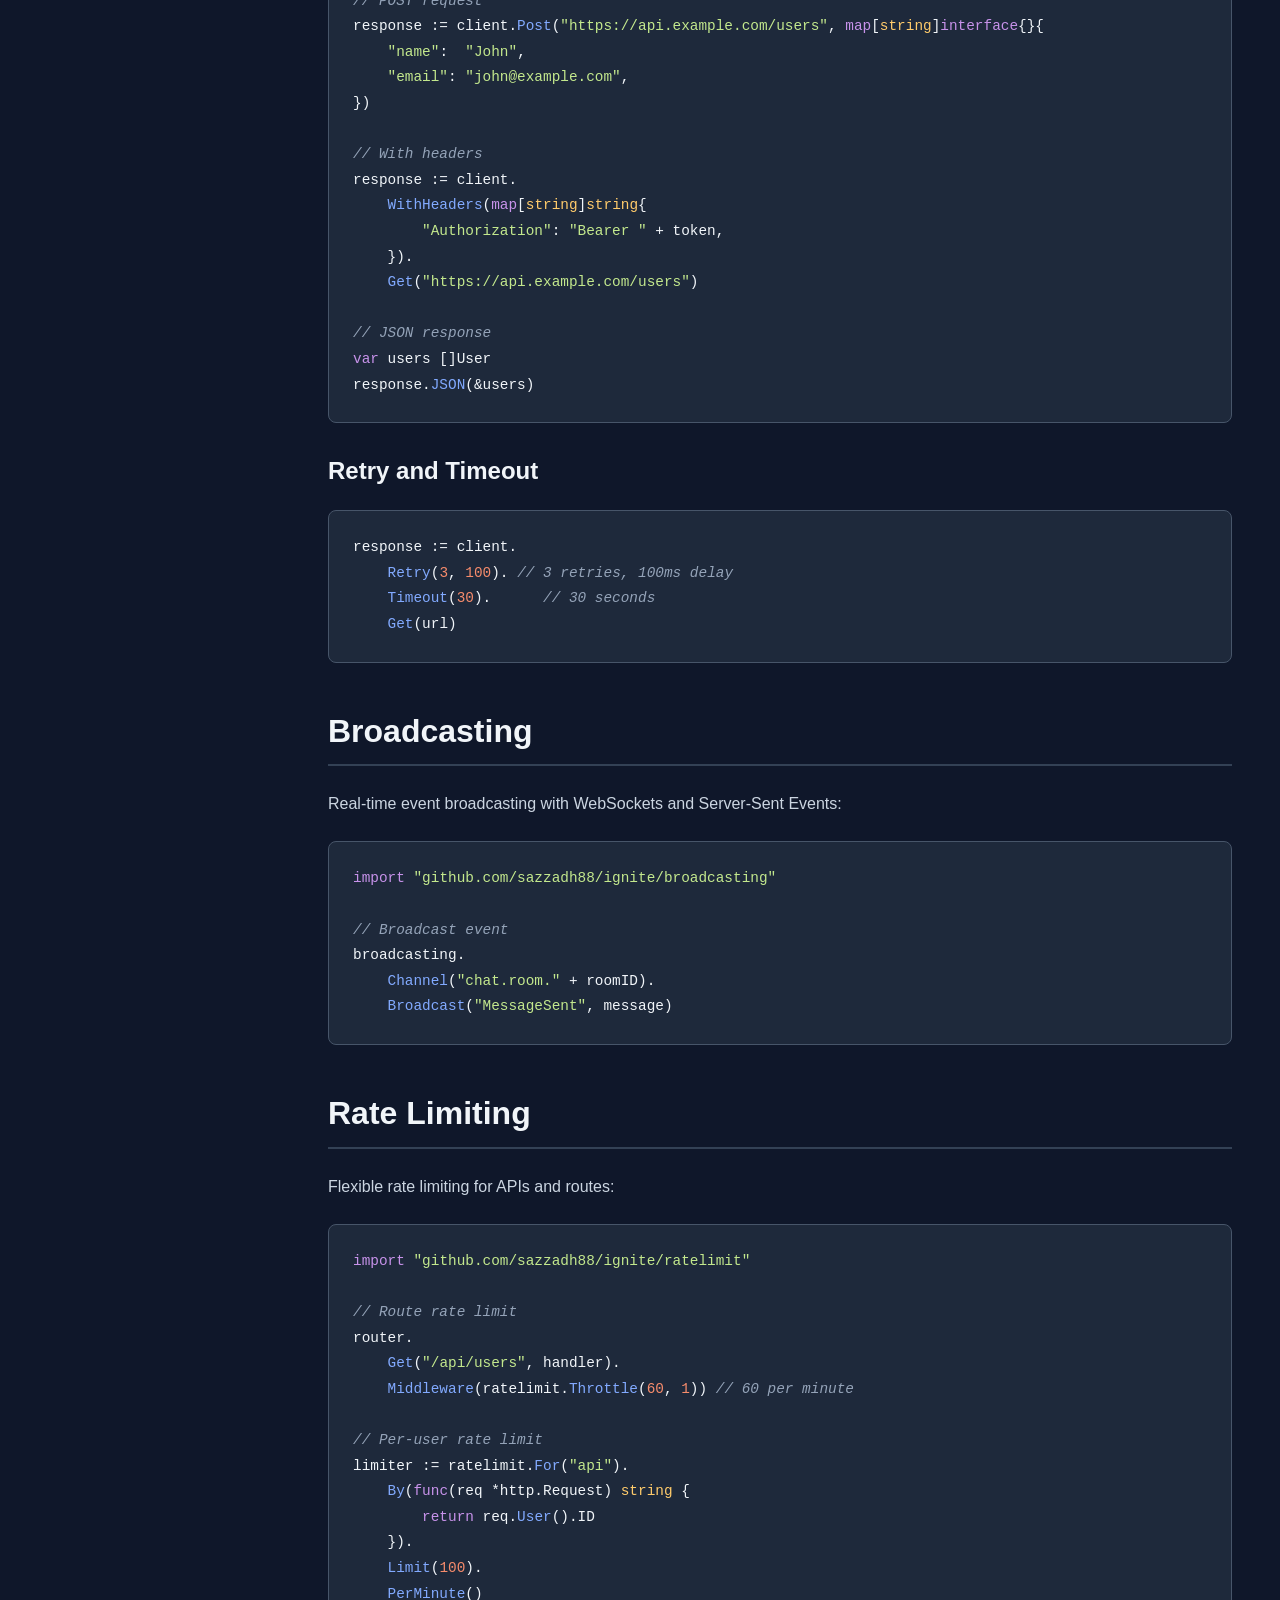
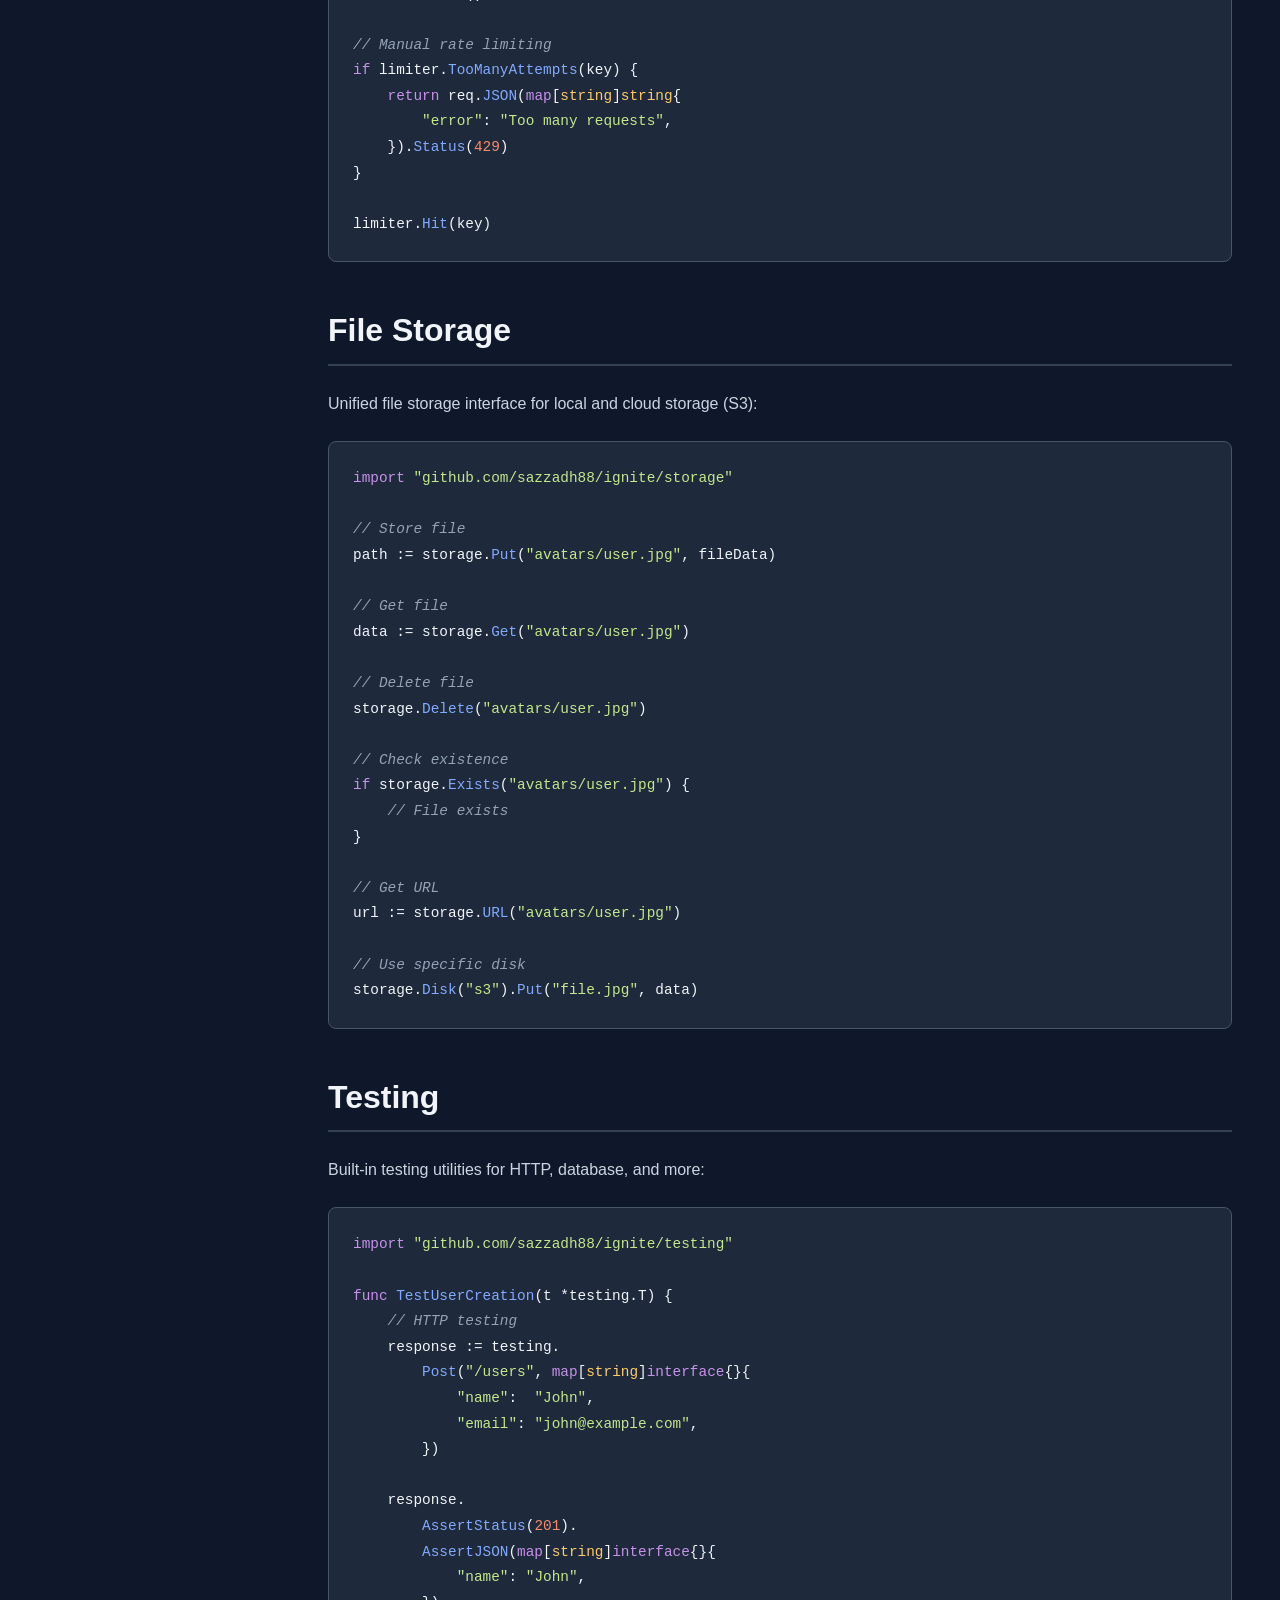
<file: docs/features.html>
<!DOCTYPE html>
<html lang="en">
<head>
  <meta charset="UTF-8">
  <meta name="viewport" content="width=device-width, initial-scale=1.0">
  <title>Features - Ignite</title>
  <link rel="stylesheet" href="style.css">
</head>
<body>
  <div class="container">
    <!-- Sidebar Navigation -->
    <nav class="sidebar">
      <div class="sidebar-header">
        <h1>Ignite</h1>
        <div class="version">v0.1.0</div>
      </div>
      <ul class="sidebar-nav">
        <li><a href="index.html">Home</a></li>
        <li><a href="getting-started.html">Getting Started</a></li>
        <li><a href="routing.html">Routing</a></li>
        <li><a href="database.html">Database</a></li>
        <li><a href="authentication.html">Authentication</a></li>
        <li><a href="features.html" class="active">Features</a></li>
      </ul>
    </nav>

    <!-- Main Content -->
    <main class="main-content">
      <h1>Features</h1>
      <p>Ignite includes a comprehensive suite of features to accelerate your development. Everything you need to build modern web applications.</p>

      <!-- Validation -->
      <section class="section">
        <h2 class="section-title">Validation</h2>
        <p>Powerful validation with 50+ built-in rules and support for custom rules:</p>

        <h3>Basic Validation</h3>
        <pre><code><span class="keyword">import</span> <span class="string">"github.com/sazzadh88/ignite/validation"</span>

validator := validation.<span class="function">Make</span>(req.<span class="function">All</span>(), <span class="keyword">map</span>[<span class="type">string</span>]<span class="type">string</span>{
    <span class="string">"name"</span>:  <span class="string">"required|min:3|max:255"</span>,
    <span class="string">"email"</span>: <span class="string">"required|email|unique:users,email"</span>,
    <span class="string">"age"</span>:   <span class="string">"required|integer|min:18"</span>,
    <span class="string">"url"</span>:   <span class="string">"required|url"</span>,
})

<span class="keyword">if</span> validator.<span class="function">Fails</span>() {
    <span class="keyword">return</span> req.<span class="function">Back</span>().<span class="function">WithErrors</span>(validator.<span class="function">Errors</span>())
}</code></pre>

        <h3>Available Rules</h3>
        <pre><code>required, required_if, required_unless
min, max, between, size
email, url, ip, alpha, alpha_dash, alpha_num
numeric, integer, digits, digits_between
in, not_in
unique, exists
confirmed (password_confirmation)
date, date_format, before, after
regex, not_regex
array, json
accepted, boolean
same, different
file, image, mimes, max (file size)</code></pre>

        <h3>Form Request Validation</h3>
        <pre><code><span class="keyword">package</span> requests

<span class="keyword">type</span> <span class="type">CreateUserRequest</span> <span class="keyword">struct</span> {}

<span class="keyword">func</span> (r *CreateUserRequest) <span class="function">Rules</span>() <span class="keyword">map</span>[<span class="type">string</span>]<span class="type">string</span> {
    <span class="keyword">return</span> <span class="keyword">map</span>[<span class="type">string</span>]<span class="type">string</span>{
        <span class="string">"name"</span>:  <span class="string">"required|min:3"</span>,
        <span class="string">"email"</span>: <span class="string">"required|email|unique:users"</span>,
    }
}

<span class="keyword">func</span> (r *CreateUserRequest) <span class="function">Messages</span>() <span class="keyword">map</span>[<span class="type">string</span>]<span class="type">string</span> {
    <span class="keyword">return</span> <span class="keyword">map</span>[<span class="type">string</span>]<span class="type">string</span>{
        <span class="string">"name.required"</span>: <span class="string">"Please provide a name"</span>,
    }
}

<span class="comment">// Use in controller</span>
<span class="keyword">func</span> <span class="function">CreateUser</span>(req *http.Request, form *CreateUserRequest) *http.Response {
    <span class="comment">// Request is already validated</span>
}</code></pre>
      </section>

      <!-- Cache -->
      <section class="section">
        <h2 class="section-title">Cache</h2>
        <p>Unified caching interface with multiple drivers (memory, Redis, file):</p>

        <h3>Basic Usage</h3>
        <pre><code><span class="keyword">import</span> <span class="string">"github.com/sazzadh88/ignite/cache"</span>

<span class="comment">// Store item</span>
cache.<span class="function">Put</span>(<span class="string">"key"</span>, <span class="string">"value"</span>, <span class="number">60</span>) <span class="comment">// 60 seconds</span>

<span class="comment">// Retrieve item</span>
value := cache.<span class="function">Get</span>(<span class="string">"key"</span>)

<span class="comment">// Get with default</span>
value := cache.<span class="function">Get</span>(<span class="string">"key"</span>, <span class="string">"default"</span>)

<span class="comment">// Check existence</span>
<span class="keyword">if</span> cache.<span class="function">Has</span>(<span class="string">"key"</span>) {
    <span class="comment">// Key exists</span>
}

<span class="comment">// Delete item</span>
cache.<span class="function">Forget</span>(<span class="string">"key"</span>)

<span class="comment">// Clear all</span>
cache.<span class="function">Flush</span>()</code></pre>

        <h3>Remember Pattern</h3>
        <pre><code><span class="comment">// Fetch or store</span>
users := cache.<span class="function">Remember</span>(<span class="string">"users"</span>, <span class="number">300</span>, <span class="keyword">func</span>() <span class="keyword">interface</span>{} {
    <span class="keyword">return</span> database.<span class="function">Table</span>(<span class="string">"users"</span>).<span class="function">Get</span>()
})

<span class="comment">// Remember forever</span>
config := cache.<span class="function">RememberForever</span>(<span class="string">"config"</span>, <span class="keyword">func</span>() <span class="keyword">interface</span>{} {
    <span class="keyword">return</span> <span class="function">loadConfig</span>()
})</code></pre>

        <h3>Cache Tags</h3>
        <pre><code><span class="comment">// Store with tags</span>
cache.
    <span class="function">Tags</span>(<span class="string">"users"</span>, <span class="string">"admins"</span>).
    <span class="function">Put</span>(<span class="string">"user:1"</span>, user, <span class="number">60</span>)

<span class="comment">// Retrieve with tags</span>
user := cache.<span class="function">Tags</span>(<span class="string">"users"</span>).<span class="function">Get</span>(<span class="string">"user:1"</span>)

<span class="comment">// Flush by tag</span>
cache.<span class="function">Tags</span>(<span class="string">"users"</span>).<span class="function">Flush</span>()</code></pre>

        <h3>Atomic Locks</h3>
        <pre><code><span class="comment">// Acquire lock</span>
lock := cache.<span class="function">Lock</span>(<span class="string">"process-orders"</span>, <span class="number">10</span>)

<span class="keyword">if</span> lock.<span class="function">Get</span>() {
    <span class="keyword">defer</span> lock.<span class="function">Release</span>()

    <span class="comment">// Do work...</span>
}</code></pre>
      </section>

      <!-- Queue -->
      <section class="section">
        <h2 class="section-title">Queue & Jobs</h2>
        <p>Process background jobs with multiple drivers (memory, Redis, database):</p>

        <h3>Creating Jobs</h3>
        <pre><code><span class="keyword">package</span> jobs

<span class="keyword">import</span> <span class="string">"github.com/sazzadh88/ignite/queue"</span>

<span class="keyword">type</span> <span class="type">ProcessPayment</span> <span class="keyword">struct</span> {
    OrderID <span class="type">int</span>
    Amount  <span class="type">float64</span>
}

<span class="keyword">func</span> (j *ProcessPayment) <span class="function">Handle</span>() <span class="type">error</span> {
    <span class="comment">// Process payment logic</span>
    <span class="keyword">return</span> <span class="keyword">nil</span>
}

<span class="comment">// Customize job</span>
<span class="keyword">func</span> (j *ProcessPayment) <span class="function">Queue</span>() <span class="type">string</span> {
    <span class="keyword">return</span> <span class="string">"payments"</span>
}

<span class="keyword">func</span> (j *ProcessPayment) <span class="function">Retries</span>() <span class="type">int</span> {
    <span class="keyword">return</span> <span class="number">3</span>
}

<span class="keyword">func</span> (j *ProcessPayment) <span class="function">Timeout</span>() <span class="type">int</span> {
    <span class="keyword">return</span> <span class="number">30</span> <span class="comment">// seconds</span>
}</code></pre>

        <h3>Dispatching Jobs</h3>
        <pre><code><span class="comment">// Dispatch immediately</span>
queue.<span class="function">Dispatch</span>(&ProcessPayment{OrderID: <span class="number">123</span>, Amount: <span class="number">99.99</span>})

<span class="comment">// Dispatch to specific queue</span>
queue.<span class="function">OnQueue</span>(<span class="string">"payments"</span>).<span class="function">Dispatch</span>(&ProcessPayment{})

<span class="comment">// Delay dispatch</span>
queue.<span class="function">Delay</span>(<span class="number">60</span>).<span class="function">Dispatch</span>(&ProcessPayment{}) <span class="comment">// 60 seconds</span></code></pre>

        <h3>Job Chaining</h3>
        <pre><code><span class="comment">// Chain jobs (run sequentially)</span>
queue.
    <span class="function">Chain</span>(
        &ProcessPayment{OrderID: <span class="number">123</span>},
        &SendReceipt{OrderID: <span class="number">123</span>},
        &UpdateInventory{OrderID: <span class="number">123</span>},
    ).
    <span class="function">Dispatch</span>()</code></pre>

        <h3>Job Batching</h3>
        <pre><code><span class="comment">// Process jobs in batch</span>
batch := queue.<span class="function">Batch</span>(
    &SendEmail{UserID: <span class="number">1</span>},
    &SendEmail{UserID: <span class="number">2</span>},
    &SendEmail{UserID: <span class="number">3</span>},
).<span class="function">Then</span>(<span class="keyword">func</span>() {
    <span class="comment">// All jobs completed</span>
}).<span class="function">Catch</span>(<span class="keyword">func</span>(err <span class="type">error</span>) {
    <span class="comment">// One or more jobs failed</span>
}).<span class="function">Dispatch</span>()</code></pre>

        <h3>Running Workers</h3>
        <pre><code><span class="comment"># Start queue worker</span>
ignite queue:work

<span class="comment"># Process specific queue</span>
ignite queue:work --queue=payments

<span class="comment"># Process multiple queues</span>
ignite queue:work --queue=high,default,low</code></pre>
      </section>

      <!-- Events -->
      <section class="section">
        <h2 class="section-title">Events</h2>
        <p>Decouple your application with an event dispatcher:</p>

        <h3>Defining Events</h3>
        <pre><code><span class="keyword">package</span> events

<span class="keyword">type</span> <span class="type">UserRegistered</span> <span class="keyword">struct</span> {
    User *User
}</code></pre>

        <h3>Creating Listeners</h3>
        <pre><code><span class="keyword">package</span> listeners

<span class="keyword">type</span> <span class="type">SendWelcomeEmail</span> <span class="keyword">struct</span>{}

<span class="keyword">func</span> (l *SendWelcomeEmail) <span class="function">Handle</span>(event *events.UserRegistered) {
    <span class="comment">// Send welcome email to event.User</span>
}

<span class="comment">// Queue listener</span>
<span class="keyword">func</span> (l *SendWelcomeEmail) <span class="function">ShouldQueue</span>() <span class="type">bool</span> {
    <span class="keyword">return</span> <span class="keyword">true</span>
}</code></pre>

        <h3>Registering Listeners</h3>
        <pre><code><span class="keyword">import</span> <span class="string">"github.com/sazzadh88/ignite/events"</span>

events.<span class="function">Listen</span>(&UserRegistered{}, &SendWelcomeEmail{})
events.<span class="function">Listen</span>(&UserRegistered{}, &LogRegistration{})</code></pre>

        <h3>Dispatching Events</h3>
        <pre><code>events.<span class="function">Dispatch</span>(&UserRegistered{User: user})</code></pre>

        <h3>Event Subscribers</h3>
        <pre><code><span class="keyword">type</span> <span class="type">UserEventSubscriber</span> <span class="keyword">struct</span>{}

<span class="keyword">func</span> (s *UserEventSubscriber) <span class="function">Subscribe</span>(dispatcher *events.Dispatcher) {
    dispatcher.<span class="function">Listen</span>(&UserRegistered{}, s.<span class="function">OnUserRegistered</span>)
    dispatcher.<span class="function">Listen</span>(&UserDeleted{}, s.<span class="function">OnUserDeleted</span>)
}

<span class="keyword">func</span> (s *UserEventSubscriber) <span class="function">OnUserRegistered</span>(e *UserRegistered) {
    <span class="comment">// Handle registration</span>
}

<span class="keyword">func</span> (s *UserEventSubscriber) <span class="function">OnUserDeleted</span>(e *UserDeleted) {
    <span class="comment">// Handle deletion</span>
}</code></pre>
      </section>

      <!-- Mail -->
      <section class="section">
        <h2 class="section-title">Mail</h2>
        <p>Send beautiful emails with multiple transports (SMTP, SES, Mailgun):</p>

        <h3>Creating Mailables</h3>
        <pre><code><span class="keyword">package</span> mail

<span class="keyword">import</span> <span class="string">"github.com/sazzadh88/ignite/mail"</span>

<span class="keyword">type</span> <span class="type">WelcomeEmail</span> <span class="keyword">struct</span> {
    User *User
}

<span class="keyword">func</span> (m *WelcomeEmail) <span class="function">Build</span>() *mail.Message {
    <span class="keyword">return</span> mail.
        <span class="function">To</span>(m.User.Email).
        <span class="function">Subject</span>(<span class="string">"Welcome to Ignite!"</span>).
        <span class="function">View</span>(<span class="string">"emails.welcome"</span>, <span class="keyword">map</span>[<span class="type">string</span>]<span class="keyword">interface</span>{}{
            <span class="string">"user"</span>: m.User,
        })
}</code></pre>

        <h3>Sending Mail</h3>
        <pre><code><span class="keyword">import</span> <span class="string">"github.com/sazzadh88/ignite/mail"</span>

<span class="comment">// Send mailable</span>
mail.<span class="function">Send</span>(&WelcomeEmail{User: user})

<span class="comment">// Queue mailable</span>
mail.<span class="function">Queue</span>(&WelcomeEmail{User: user})

<span class="comment">// Send later</span>
mail.<span class="function">Later</span>(<span class="number">60</span>, &WelcomeEmail{User: user}) <span class="comment">// 60 seconds</span>

<span class="comment">// Simple email</span>
mail.
    <span class="function">To</span>(<span class="string">"user@example.com"</span>).
    <span class="function">Subject</span>(<span class="string">"Hello"</span>).
    <span class="function">Text</span>(<span class="string">"Email body"</span>).
    <span class="function">Send</span>()</code></pre>

        <h3>Attachments</h3>
        <pre><code><span class="keyword">func</span> (m *InvoiceEmail) <span class="function">Build</span>() *mail.Message {
    <span class="keyword">return</span> mail.
        <span class="function">To</span>(m.User.Email).
        <span class="function">Subject</span>(<span class="string">"Your Invoice"</span>).
        <span class="function">View</span>(<span class="string">"emails.invoice"</span>).
        <span class="function">Attach</span>(<span class="string">"/path/to/invoice.pdf"</span>)
}</code></pre>
      </section>

      <!-- Notifications -->
      <section class="section">
        <h2 class="section-title">Notifications</h2>
        <p>Send notifications across multiple channels (mail, SMS, Slack, database):</p>

        <h3>Creating Notifications</h3>
        <pre><code><span class="keyword">package</span> notifications

<span class="keyword">type</span> <span class="type">InvoicePaid</span> <span class="keyword">struct</span> {
    Invoice *Invoice
}

<span class="keyword">func</span> (n *InvoicePaid) <span class="function">Via</span>(notifiable <span class="keyword">interface</span>{}) []<span class="type">string</span> {
    <span class="keyword">return</span> []<span class="type">string</span>{<span class="string">"mail"</span>, <span class="string">"database"</span>}
}

<span class="keyword">func</span> (n *InvoicePaid) <span class="function">ToMail</span>(notifiable <span class="keyword">interface</span>{}) *mail.Message {
    <span class="keyword">return</span> mail.
        <span class="function">Subject</span>(<span class="string">"Invoice Paid"</span>).
        <span class="function">View</span>(<span class="string">"emails.invoice-paid"</span>, <span class="keyword">map</span>[<span class="type">string</span>]<span class="keyword">interface</span>{}{
            <span class="string">"invoice"</span>: n.Invoice,
        })
}

<span class="keyword">func</span> (n *InvoicePaid) <span class="function">ToDatabase</span>(notifiable <span class="keyword">interface</span>{}) <span class="keyword">map</span>[<span class="type">string</span>]<span class="keyword">interface</span>{} {
    <span class="keyword">return</span> <span class="keyword">map</span>[<span class="type">string</span>]<span class="keyword">interface</span>{}{
        <span class="string">"invoice_id"</span>: n.Invoice.ID,
        <span class="string">"amount"</span>:     n.Invoice.Amount,
    }
}</code></pre>

        <h3>Sending Notifications</h3>
        <pre><code><span class="keyword">import</span> <span class="string">"github.com/sazzadh88/ignite/notifications"</span>

<span class="comment">// Send to user</span>
user.<span class="function">Notify</span>(&InvoicePaid{Invoice: invoice})

<span class="comment">// Send to multiple users</span>
notifications.<span class="function">Send</span>(users, &InvoicePaid{Invoice: invoice})</code></pre>
      </section>

      <!-- Task Scheduling -->
      <section class="section">
        <h2 class="section-title">Task Scheduling</h2>
        <p>Schedule recurring tasks with a fluent cron-style scheduler:</p>

        <h3>Defining Schedules</h3>
        <pre><code><span class="keyword">package</span> main

<span class="keyword">import</span> <span class="string">"github.com/sazzadh88/ignite/schedule"</span>

<span class="keyword">func</span> <span class="function">RegisterSchedule</span>(s *schedule.Schedule) {
    <span class="comment">// Run every minute</span>
    s.<span class="function">Call</span>(<span class="function">cleanupTempFiles</span>).<span class="function">EveryMinute</span>()

    <span class="comment">// Run hourly</span>
    s.<span class="function">Call</span>(<span class="function">sendReports</span>).<span class="function">Hourly</span>()

    <span class="comment">// Run daily at specific time</span>
    s.<span class="function">Call</span>(<span class="function">backupDatabase</span>).<span class="function">Daily</span>().<span class="function">At</span>(<span class="string">"02:00"</span>)

    <span class="comment">// Run on specific days</span>
    s.<span class="function">Call</span>(<span class="function">weeklyReport</span>).<span class="function">Weekly</span>().<span class="function">Monday</span>().<span class="function">At</span>(<span class="string">"08:00"</span>)

    <span class="comment">// Custom cron expression</span>
    s.<span class="function">Call</span>(<span class="function">complexTask</span>).<span class="function">Cron</span>(<span class="string">"0 */6 * * *"</span>)

    <span class="comment">// Prevent overlaps</span>
    s.<span class="function">Call</span>(<span class="function">longTask</span>).<span class="function">EveryFiveMinutes</span>().<span class="function">WithoutOverlapping</span>()

    <span class="comment">// Run in background</span>
    s.<span class="function">Call</span>(<span class="function">task</span>).<span class="function">Hourly</span>().<span class="function">RunInBackground</span>()
}</code></pre>

        <h3>Frequency Options</h3>
        <pre><code>.<span class="function">EveryMinute</span>()
.<span class="function">EveryFiveMinutes</span>()
.<span class="function">EveryTenMinutes</span>()
.<span class="function">EveryThirtyMinutes</span>()
.<span class="function">Hourly</span>()
.<span class="function">Daily</span>()
.<span class="function">Weekly</span>()
.<span class="function">Monthly</span>()
.<span class="function">Yearly</span>()
.<span class="function">Weekdays</span>()
.<span class="function">Weekends</span>()
.<span class="function">Monday</span>(), .<span class="function">Tuesday</span>(), etc.</code></pre>

        <h3>Running the Scheduler</h3>
        <pre><code>ignite schedule:run</code></pre>
      </section>

      <!-- HTTP Client -->
      <section class="section">
        <h2 class="section-title">HTTP Client</h2>
        <p>Fluent HTTP client with retries, middleware, and macros:</p>

        <h3>Making Requests</h3>
        <pre><code><span class="keyword">import</span> <span class="string">"github.com/sazzadh88/ignite/http/client"</span>

<span class="comment">// GET request</span>
response := client.<span class="function">Get</span>(<span class="string">"https://api.example.com/users"</span>)

<span class="comment">// POST request</span>
response := client.<span class="function">Post</span>(<span class="string">"https://api.example.com/users"</span>, <span class="keyword">map</span>[<span class="type">string</span>]<span class="keyword">interface</span>{}{
    <span class="string">"name"</span>:  <span class="string">"John"</span>,
    <span class="string">"email"</span>: <span class="string">"john@example.com"</span>,
})

<span class="comment">// With headers</span>
response := client.
    <span class="function">WithHeaders</span>(<span class="keyword">map</span>[<span class="type">string</span>]<span class="type">string</span>{
        <span class="string">"Authorization"</span>: <span class="string">"Bearer "</span> + token,
    }).
    <span class="function">Get</span>(<span class="string">"https://api.example.com/users"</span>)

<span class="comment">// JSON response</span>
<span class="keyword">var</span> users []User
response.<span class="function">JSON</span>(&users)</code></pre>

        <h3>Retry and Timeout</h3>
        <pre><code>response := client.
    <span class="function">Retry</span>(<span class="number">3</span>, <span class="number">100</span>). <span class="comment">// 3 retries, 100ms delay</span>
    <span class="function">Timeout</span>(<span class="number">30</span>).      <span class="comment">// 30 seconds</span>
    <span class="function">Get</span>(url)</code></pre>
      </section>

      <!-- Broadcasting -->
      <section class="section">
        <h2 class="section-title">Broadcasting</h2>
        <p>Real-time event broadcasting with WebSockets and Server-Sent Events:</p>
        <pre><code><span class="keyword">import</span> <span class="string">"github.com/sazzadh88/ignite/broadcasting"</span>

<span class="comment">// Broadcast event</span>
broadcasting.
    <span class="function">Channel</span>(<span class="string">"chat.room."</span> + roomID).
    <span class="function">Broadcast</span>(<span class="string">"MessageSent"</span>, message)</code></pre>
      </section>

      <!-- Rate Limiting -->
      <section class="section">
        <h2 class="section-title">Rate Limiting</h2>
        <p>Flexible rate limiting for APIs and routes:</p>
        <pre><code><span class="keyword">import</span> <span class="string">"github.com/sazzadh88/ignite/ratelimit"</span>

<span class="comment">// Route rate limit</span>
router.
    <span class="function">Get</span>(<span class="string">"/api/users"</span>, handler).
    <span class="function">Middleware</span>(ratelimit.<span class="function">Throttle</span>(<span class="number">60</span>, <span class="number">1</span>)) <span class="comment">// 60 per minute</span>

<span class="comment">// Per-user rate limit</span>
limiter := ratelimit.<span class="function">For</span>(<span class="string">"api"</span>).
    <span class="function">By</span>(<span class="keyword">func</span>(req *http.Request) <span class="type">string</span> {
        <span class="keyword">return</span> req.<span class="function">User</span>().ID
    }).
    <span class="function">Limit</span>(<span class="number">100</span>).
    <span class="function">PerMinute</span>()

<span class="comment">// Manual rate limiting</span>
<span class="keyword">if</span> limiter.<span class="function">TooManyAttempts</span>(key) {
    <span class="keyword">return</span> req.<span class="function">JSON</span>(<span class="keyword">map</span>[<span class="type">string</span>]<span class="type">string</span>{
        <span class="string">"error"</span>: <span class="string">"Too many requests"</span>,
    }).<span class="function">Status</span>(<span class="number">429</span>)
}

limiter.<span class="function">Hit</span>(key)</code></pre>
      </section>

      <!-- File Storage -->
      <section class="section">
        <h2 class="section-title">File Storage</h2>
        <p>Unified file storage interface for local and cloud storage (S3):</p>
        <pre><code><span class="keyword">import</span> <span class="string">"github.com/sazzadh88/ignite/storage"</span>

<span class="comment">// Store file</span>
path := storage.<span class="function">Put</span>(<span class="string">"avatars/user.jpg"</span>, fileData)

<span class="comment">// Get file</span>
data := storage.<span class="function">Get</span>(<span class="string">"avatars/user.jpg"</span>)

<span class="comment">// Delete file</span>
storage.<span class="function">Delete</span>(<span class="string">"avatars/user.jpg"</span>)

<span class="comment">// Check existence</span>
<span class="keyword">if</span> storage.<span class="function">Exists</span>(<span class="string">"avatars/user.jpg"</span>) {
    <span class="comment">// File exists</span>
}

<span class="comment">// Get URL</span>
url := storage.<span class="function">URL</span>(<span class="string">"avatars/user.jpg"</span>)

<span class="comment">// Use specific disk</span>
storage.<span class="function">Disk</span>(<span class="string">"s3"</span>).<span class="function">Put</span>(<span class="string">"file.jpg"</span>, data)</code></pre>
      </section>

      <!-- Testing -->
      <section class="section">
        <h2 class="section-title">Testing</h2>
        <p>Built-in testing utilities for HTTP, database, and more:</p>
        <pre><code><span class="keyword">import</span> <span class="string">"github.com/sazzadh88/ignite/testing"</span>

<span class="keyword">func</span> <span class="function">TestUserCreation</span>(t *testing.T) {
    <span class="comment">// HTTP testing</span>
    response := testing.
        <span class="function">Post</span>(<span class="string">"/users"</span>, <span class="keyword">map</span>[<span class="type">string</span>]<span class="keyword">interface</span>{}{
            <span class="string">"name"</span>:  <span class="string">"John"</span>,
            <span class="string">"email"</span>: <span class="string">"john@example.com"</span>,
        })

    response.
        <span class="function">AssertStatus</span>(<span class="number">201</span>).
        <span class="function">AssertJSON</span>(<span class="keyword">map</span>[<span class="type">string</span>]<span class="keyword">interface</span>{}{
            <span class="string">"name"</span>: <span class="string">"John"</span>,
        })

    <span class="comment">// Database assertions</span>
    testing.<span class="function">AssertDatabaseHas</span>(<span class="string">"users"</span>, <span class="keyword">map</span>[<span class="type">string</span>]<span class="keyword">interface</span>{}{
        <span class="string">"email"</span>: <span class="string">"john@example.com"</span>,
    })
}</code></pre>
      </section>
    </main>
  </div>
</body>
</html>
</file>
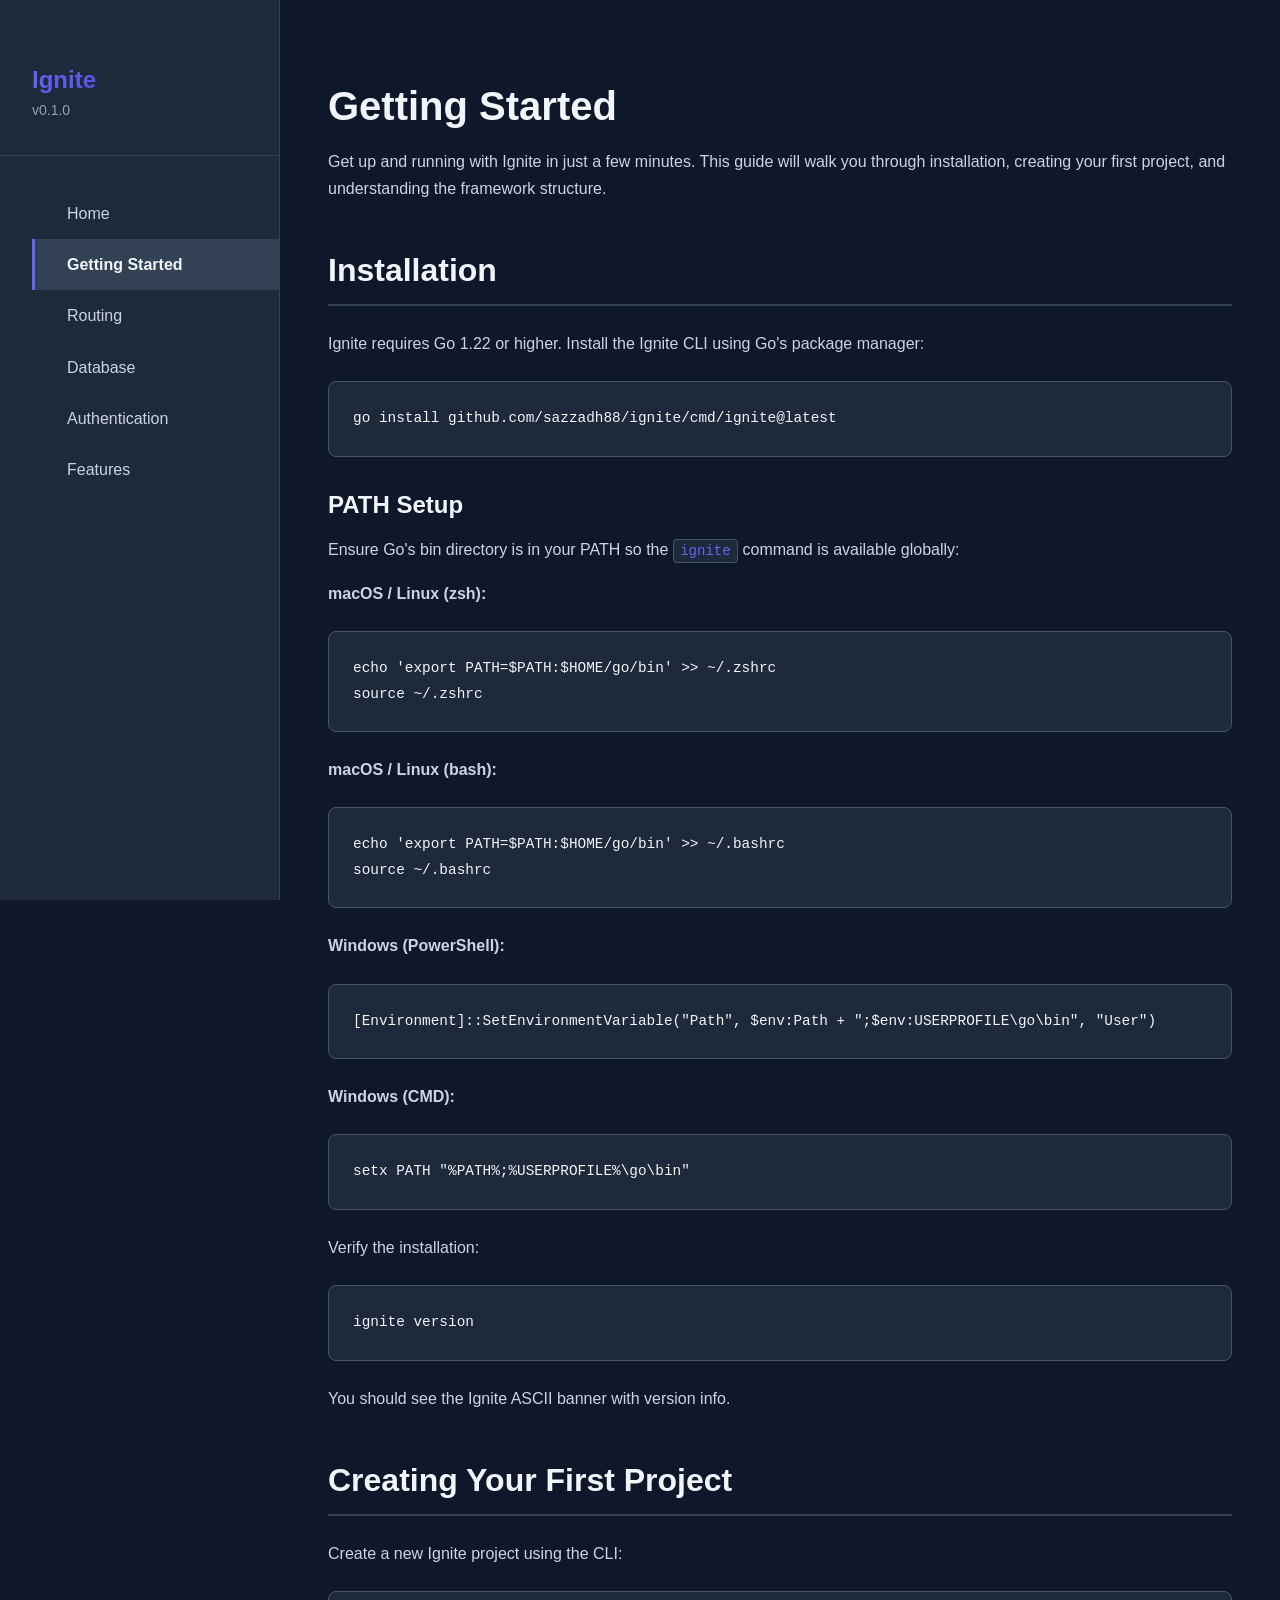
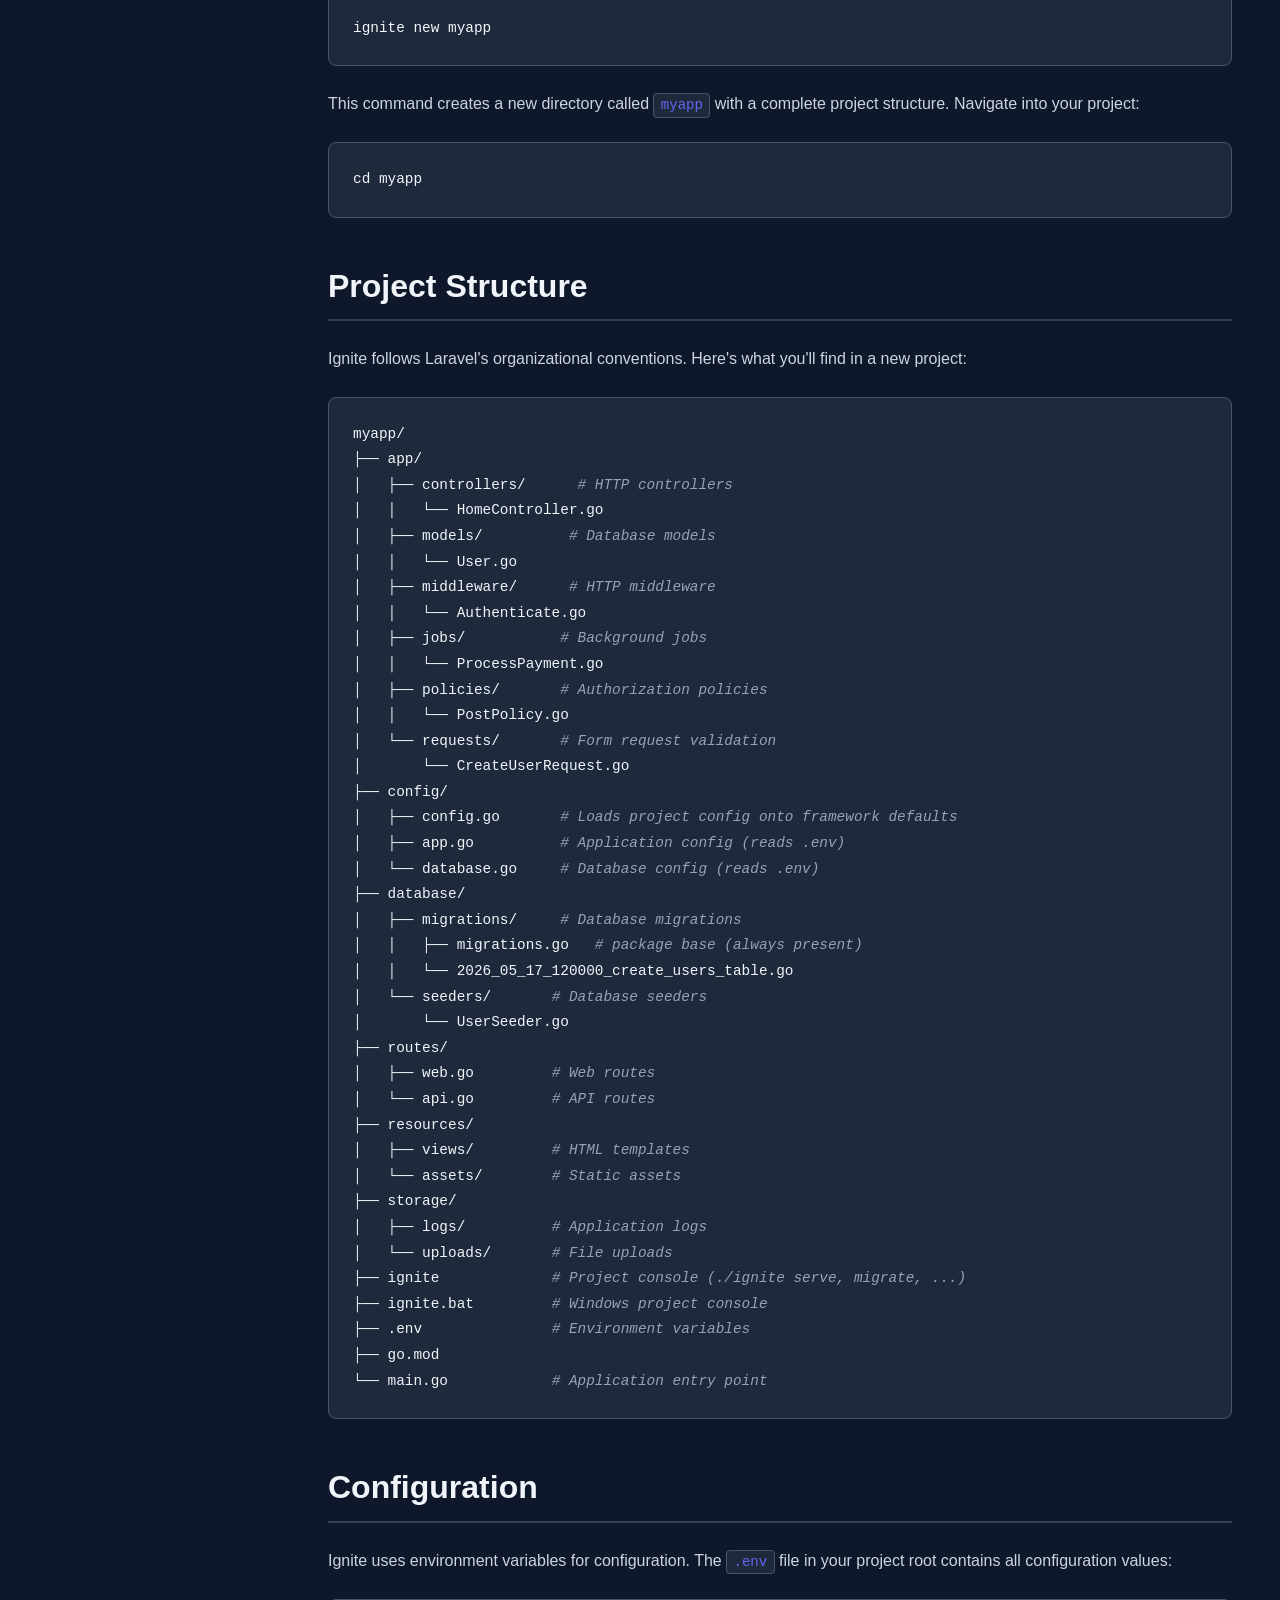
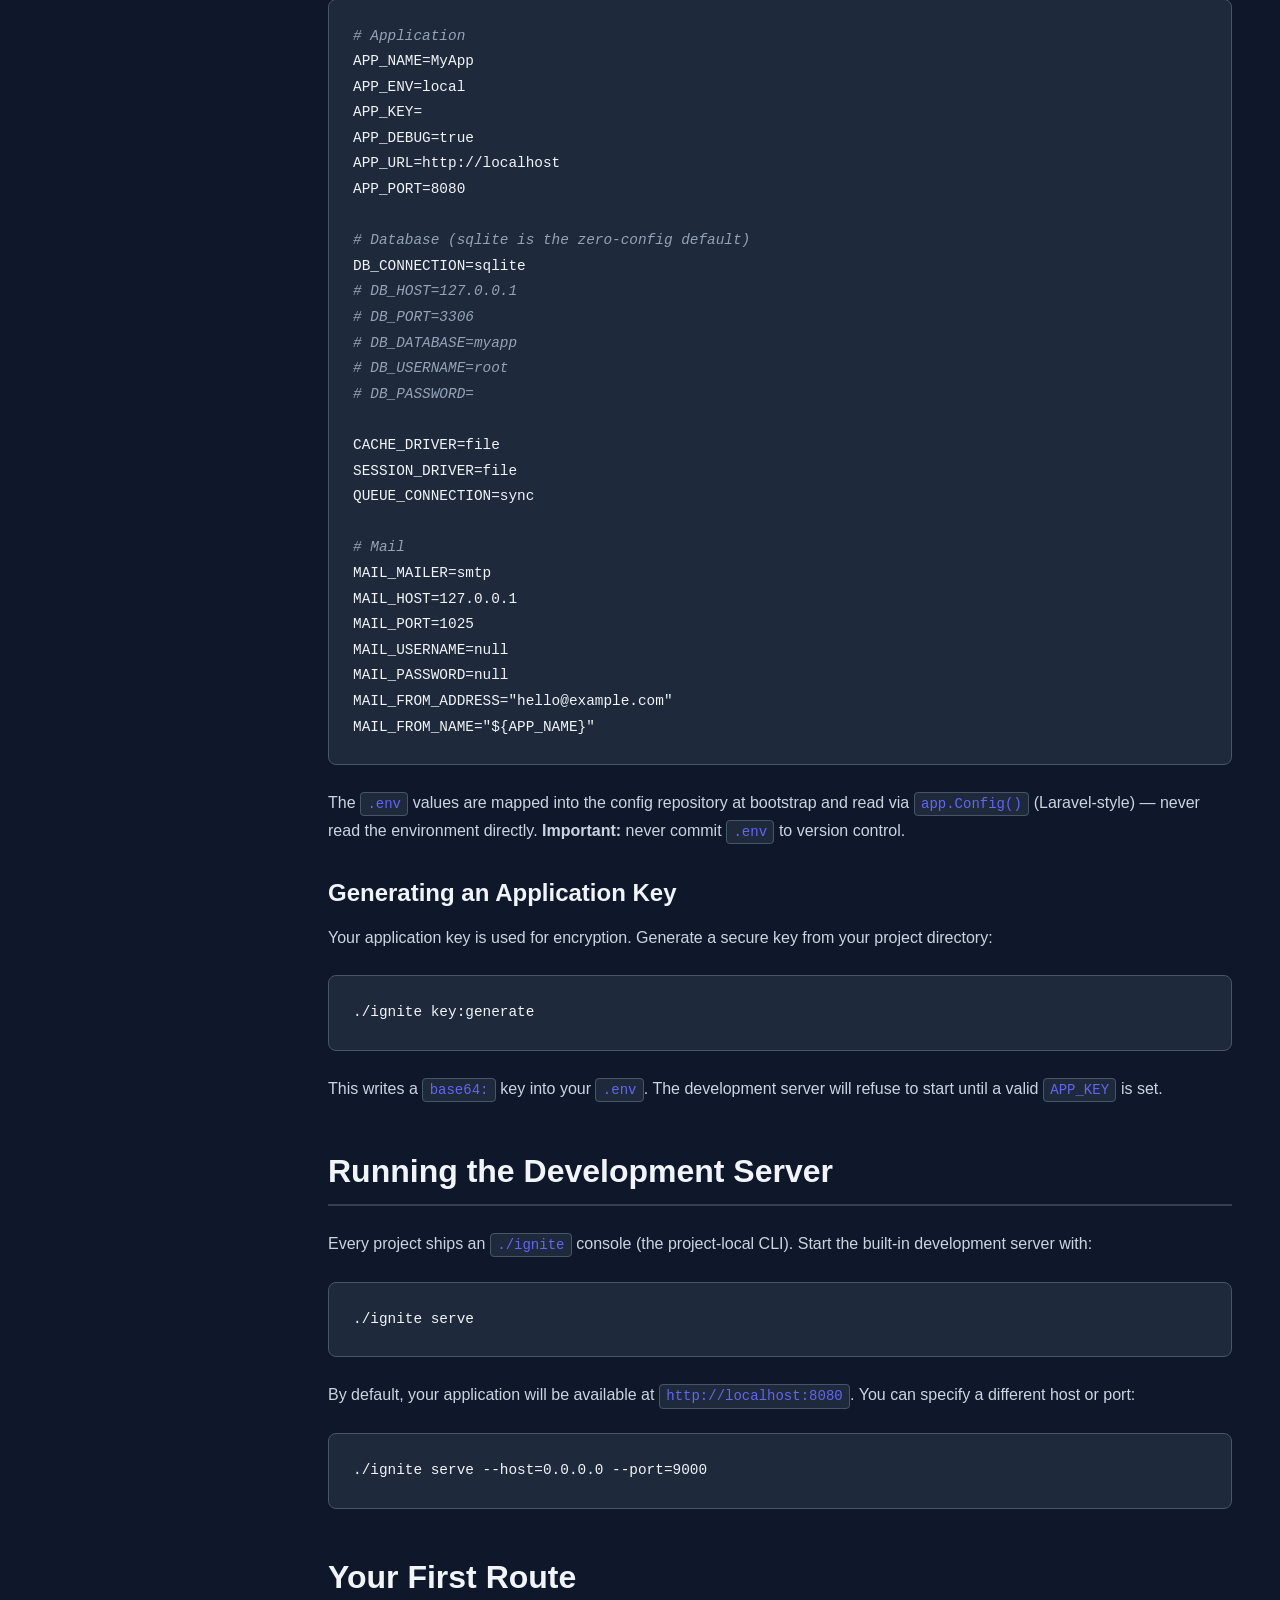
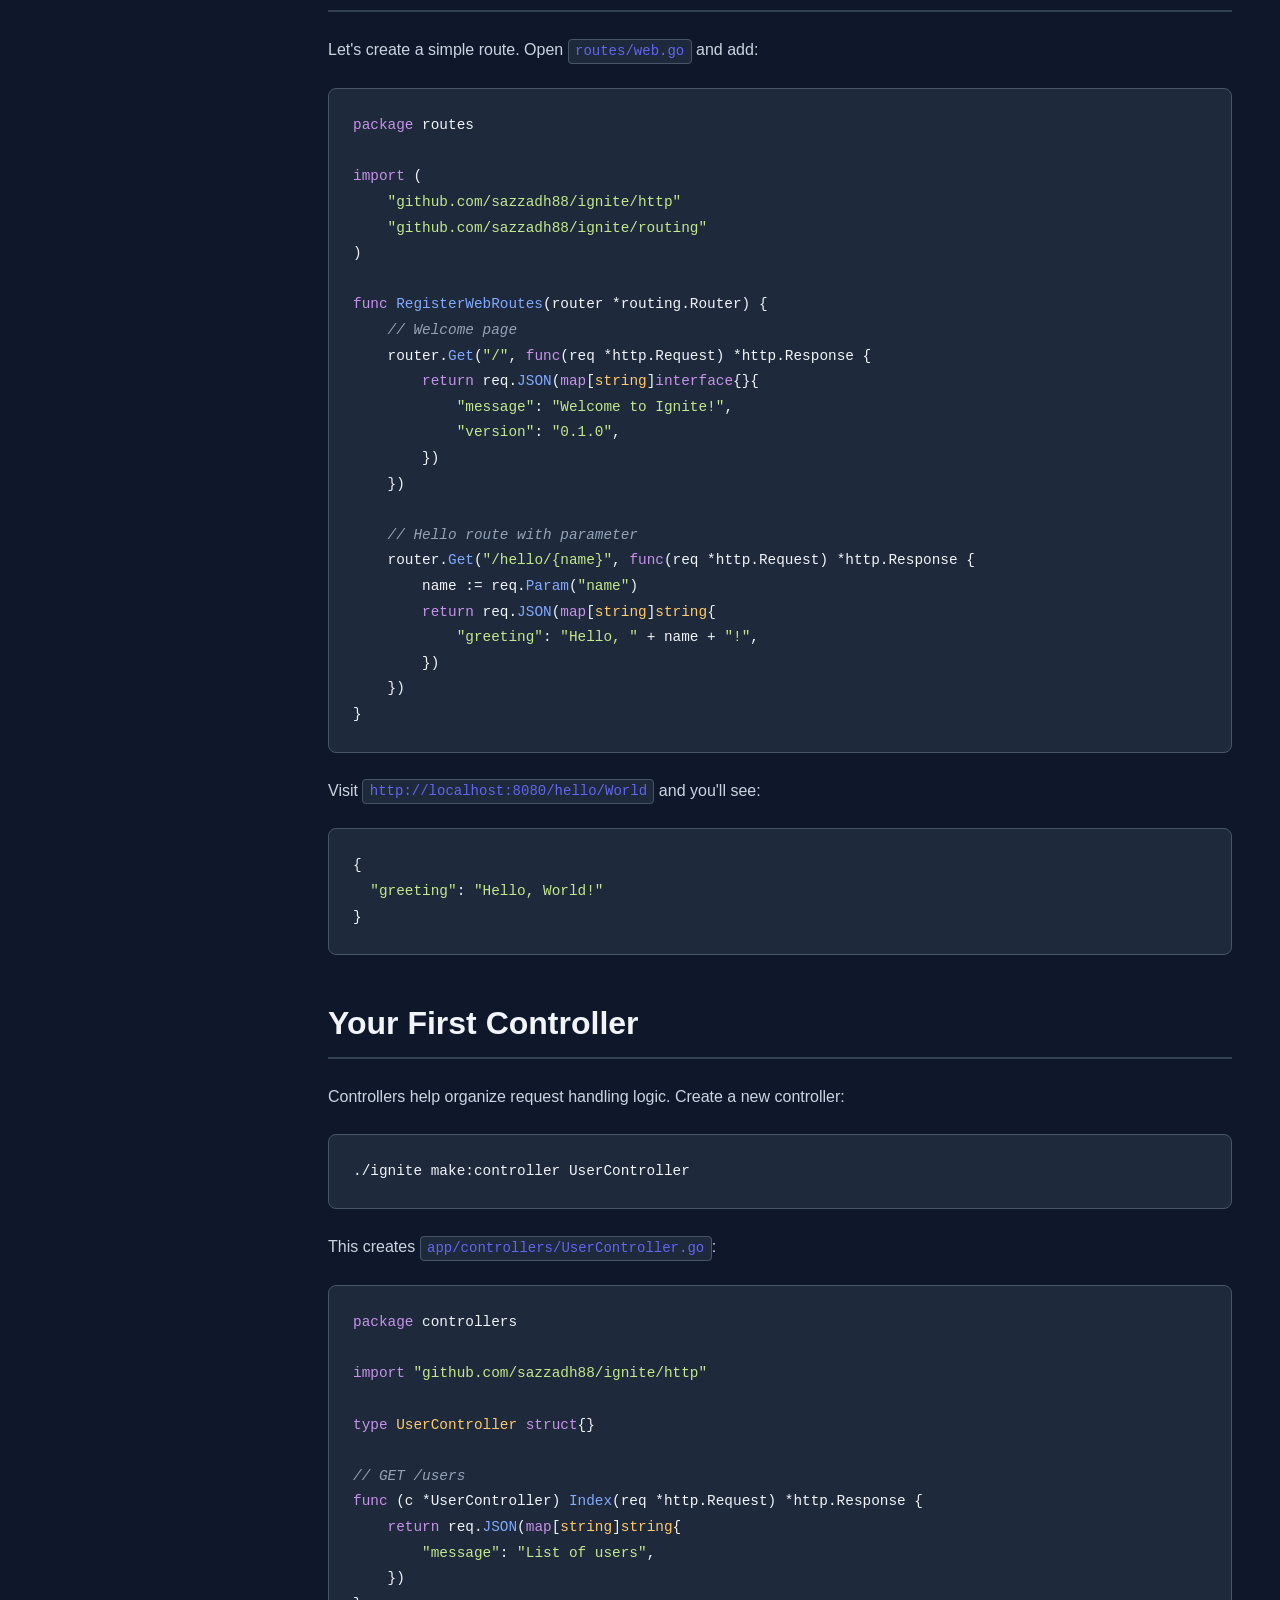
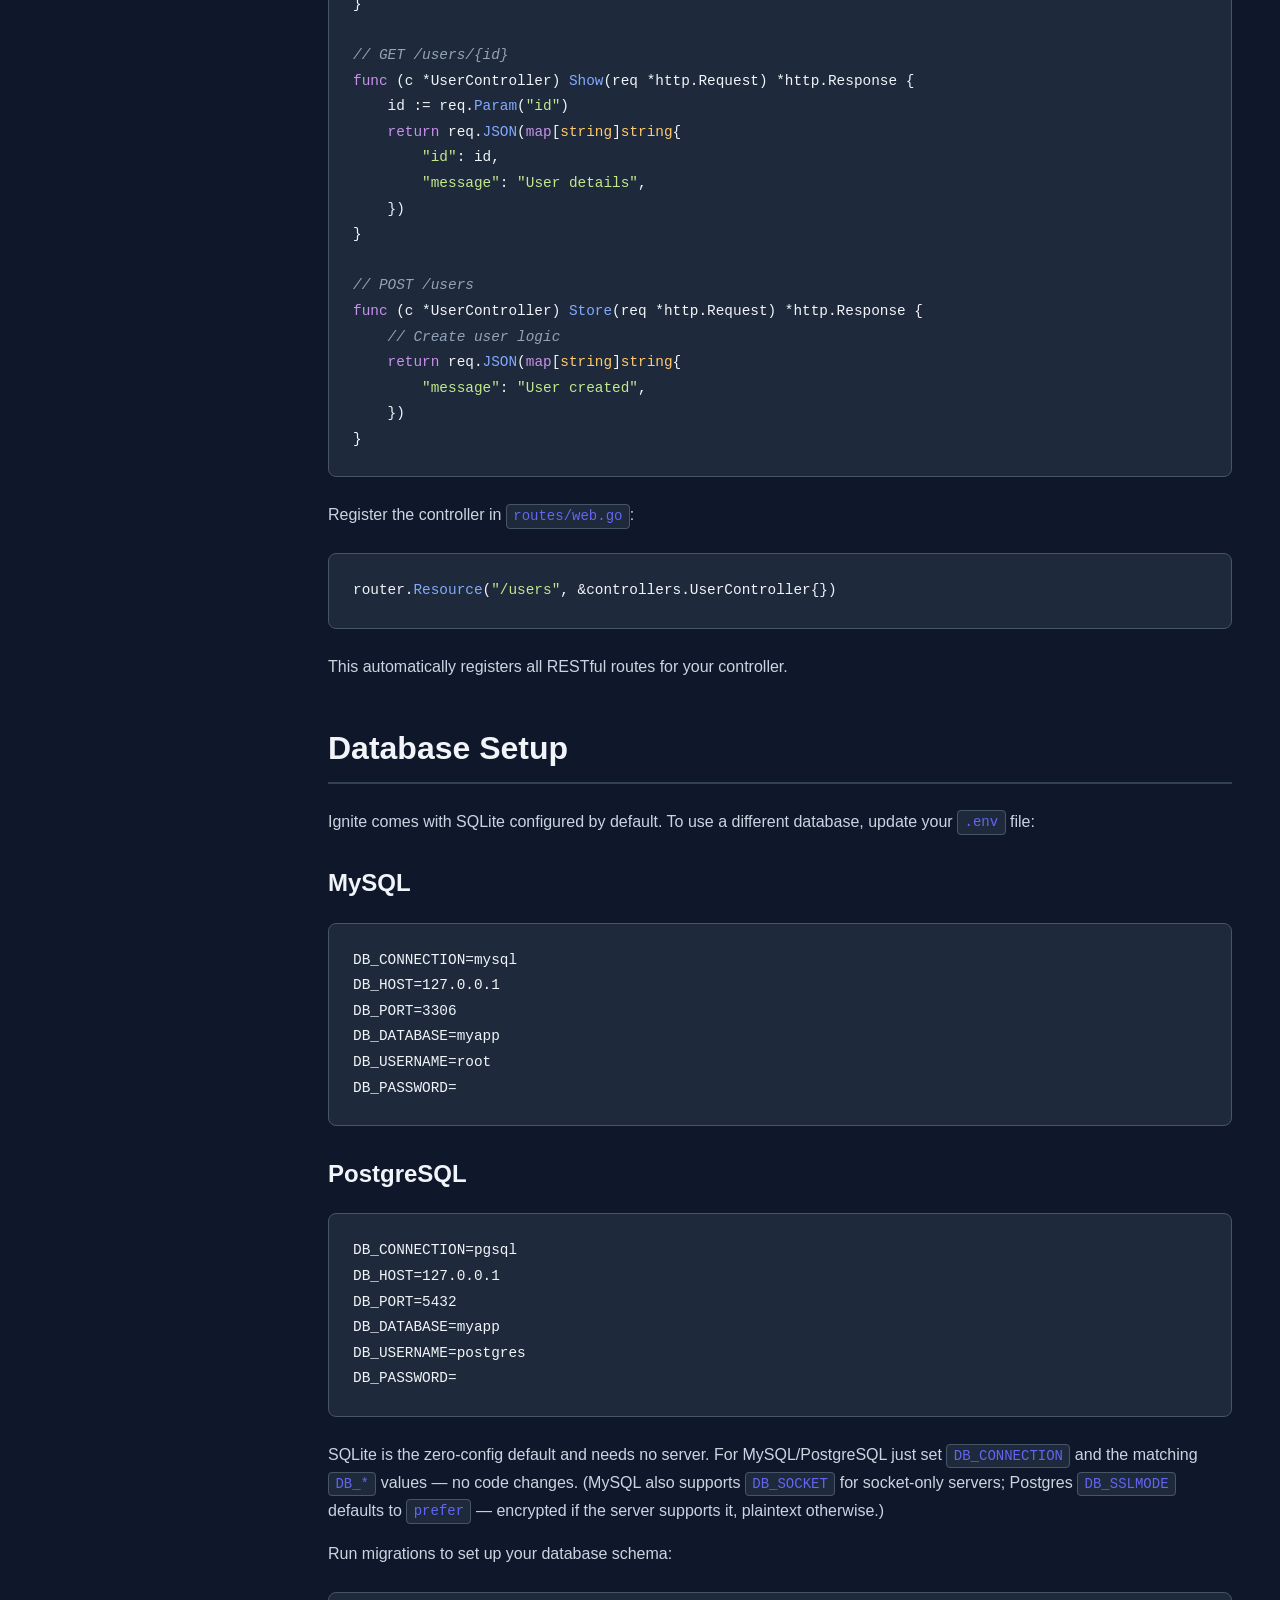
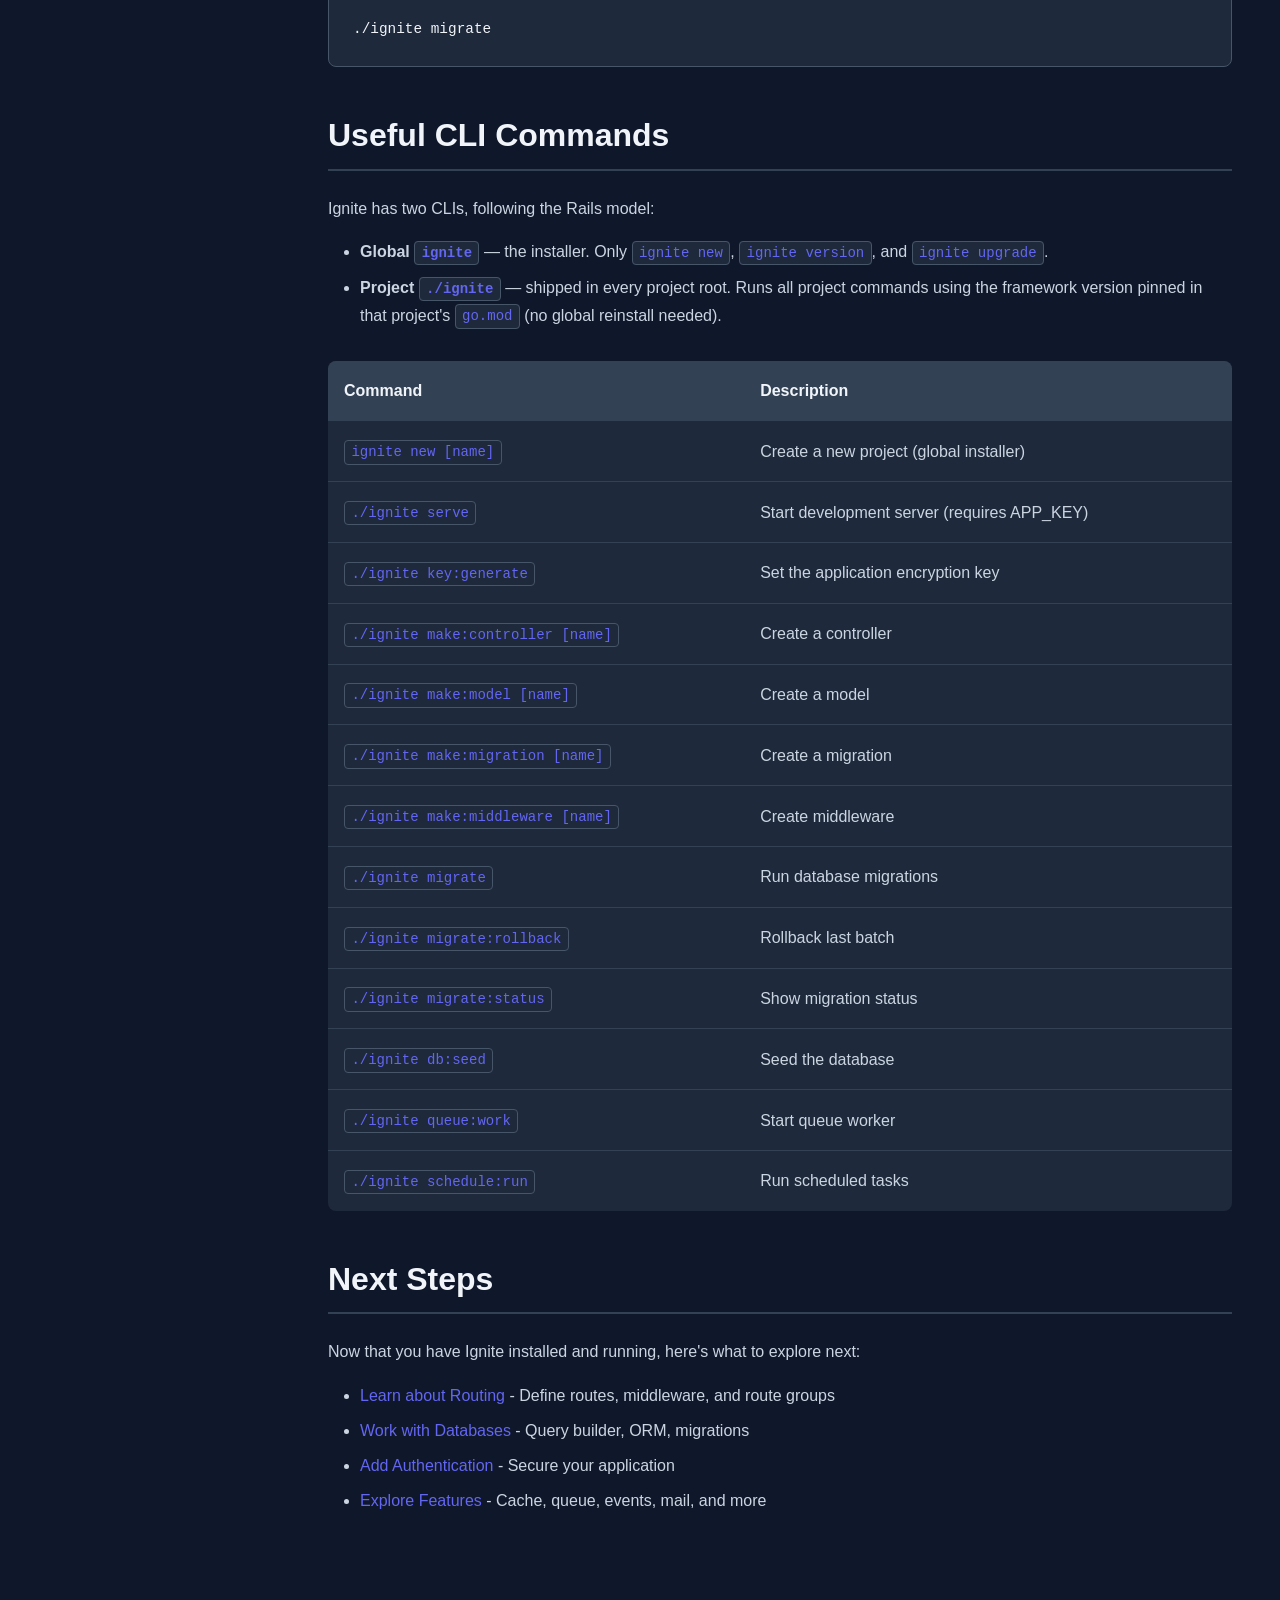
<file: docs/getting-started.html>
<!DOCTYPE html>
<html lang="en">
<head>
  <meta charset="UTF-8">
  <meta name="viewport" content="width=device-width, initial-scale=1.0">
  <title>Getting Started - Ignite</title>
  <link rel="stylesheet" href="style.css">
</head>
<body>
  <div class="container">
    <!-- Sidebar Navigation -->
    <nav class="sidebar">
      <div class="sidebar-header">
        <h1>Ignite</h1>
        <div class="version">v0.1.0</div>
      </div>
      <ul class="sidebar-nav">
        <li><a href="index.html">Home</a></li>
        <li><a href="getting-started.html" class="active">Getting Started</a></li>
        <li><a href="routing.html">Routing</a></li>
        <li><a href="database.html">Database</a></li>
        <li><a href="authentication.html">Authentication</a></li>
        <li><a href="features.html">Features</a></li>
      </ul>
    </nav>

    <!-- Main Content -->
    <main class="main-content">
      <h1>Getting Started</h1>
      <p>Get up and running with Ignite in just a few minutes. This guide will walk you through installation, creating your first project, and understanding the framework structure.</p>

      <!-- Installation -->
      <section class="section">
        <h2 class="section-title">Installation</h2>
        <p>Ignite requires Go 1.22 or higher. Install the Ignite CLI using Go's package manager:</p>
        <pre><code>go install github.com/sazzadh88/ignite/cmd/ignite@latest</code></pre>

        <h3>PATH Setup</h3>
        <p>Ensure Go's bin directory is in your PATH so the <code>ignite</code> command is available globally:</p>

        <p><strong>macOS / Linux (zsh):</strong></p>
        <pre><code>echo 'export PATH=$PATH:$HOME/go/bin' >> ~/.zshrc
source ~/.zshrc</code></pre>

        <p><strong>macOS / Linux (bash):</strong></p>
        <pre><code>echo 'export PATH=$PATH:$HOME/go/bin' >> ~/.bashrc
source ~/.bashrc</code></pre>

        <p><strong>Windows (PowerShell):</strong></p>
        <pre><code>[Environment]::SetEnvironmentVariable("Path", $env:Path + ";$env:USERPROFILE\go\bin", "User")</code></pre>

        <p><strong>Windows (CMD):</strong></p>
        <pre><code>setx PATH "%PATH%;%USERPROFILE%\go\bin"</code></pre>

        <p>Verify the installation:</p>
        <pre><code>ignite version</code></pre>
        <p>You should see the Ignite ASCII banner with version info.</p>
      </section>

      <!-- Creating a Project -->
      <section class="section">
        <h2 class="section-title">Creating Your First Project</h2>
        <p>Create a new Ignite project using the CLI:</p>
        <pre><code>ignite new myapp</code></pre>
        <p>This command creates a new directory called <code>myapp</code> with a complete project structure. Navigate into your project:</p>
        <pre><code>cd myapp</code></pre>
      </section>

      <!-- Project Structure -->
      <section class="section">
        <h2 class="section-title">Project Structure</h2>
        <p>Ignite follows Laravel's organizational conventions. Here's what you'll find in a new project:</p>
        <pre><code>myapp/
├── app/
│   ├── controllers/      <span class="comment"># HTTP controllers</span>
│   │   └── HomeController.go
│   ├── models/          <span class="comment"># Database models</span>
│   │   └── User.go
│   ├── middleware/      <span class="comment"># HTTP middleware</span>
│   │   └── Authenticate.go
│   ├── jobs/           <span class="comment"># Background jobs</span>
│   │   └── ProcessPayment.go
│   ├── policies/       <span class="comment"># Authorization policies</span>
│   │   └── PostPolicy.go
│   └── requests/       <span class="comment"># Form request validation</span>
│       └── CreateUserRequest.go
├── config/
│   ├── config.go       <span class="comment"># Loads project config onto framework defaults</span>
│   ├── app.go          <span class="comment"># Application config (reads .env)</span>
│   └── database.go     <span class="comment"># Database config (reads .env)</span>
├── database/
│   ├── migrations/     <span class="comment"># Database migrations</span>
│   │   ├── migrations.go   <span class="comment"># package base (always present)</span>
│   │   └── 2026_05_17_120000_create_users_table.go
│   └── seeders/       <span class="comment"># Database seeders</span>
│       └── UserSeeder.go
├── routes/
│   ├── web.go         <span class="comment"># Web routes</span>
│   └── api.go         <span class="comment"># API routes</span>
├── resources/
│   ├── views/         <span class="comment"># HTML templates</span>
│   └── assets/        <span class="comment"># Static assets</span>
├── storage/
│   ├── logs/          <span class="comment"># Application logs</span>
│   └── uploads/       <span class="comment"># File uploads</span>
├── ignite             <span class="comment"># Project console (./ignite serve, migrate, ...)</span>
├── ignite.bat         <span class="comment"># Windows project console</span>
├── .env               <span class="comment"># Environment variables</span>
├── go.mod
└── main.go            <span class="comment"># Application entry point</span></code></pre>
      </section>

      <!-- Configuration -->
      <section class="section">
        <h2 class="section-title">Configuration</h2>
        <p>Ignite uses environment variables for configuration. The <code>.env</code> file in your project root contains all configuration values:</p>
        <pre><code><span class="comment"># Application</span>
APP_NAME=MyApp
APP_ENV=local
APP_KEY=
APP_DEBUG=true
APP_URL=http://localhost
APP_PORT=8080

<span class="comment"># Database (sqlite is the zero-config default)</span>
DB_CONNECTION=sqlite
<span class="comment"># DB_HOST=127.0.0.1</span>
<span class="comment"># DB_PORT=3306</span>
<span class="comment"># DB_DATABASE=myapp</span>
<span class="comment"># DB_USERNAME=root</span>
<span class="comment"># DB_PASSWORD=</span>

CACHE_DRIVER=file
SESSION_DRIVER=file
QUEUE_CONNECTION=sync

<span class="comment"># Mail</span>
MAIL_MAILER=smtp
MAIL_HOST=127.0.0.1
MAIL_PORT=1025
MAIL_USERNAME=null
MAIL_PASSWORD=null
MAIL_FROM_ADDRESS="hello@example.com"
MAIL_FROM_NAME="${APP_NAME}"</code></pre>
        <p>The <code>.env</code> values are mapped into the config repository at bootstrap and read via <code>app.Config()</code> (Laravel-style) &mdash; never read the environment directly. <strong>Important:</strong> never commit <code>.env</code> to version control.</p>

        <h3>Generating an Application Key</h3>
        <p>Your application key is used for encryption. Generate a secure key from your project directory:</p>
        <pre><code>./ignite key:generate</code></pre>
        <p>This writes a <code>base64:</code> key into your <code>.env</code>. The development server will refuse to start until a valid <code>APP_KEY</code> is set.</p>
      </section>

      <!-- Running the Server -->
      <section class="section">
        <h2 class="section-title">Running the Development Server</h2>
        <p>Every project ships an <code>./ignite</code> console (the project-local CLI). Start the built-in development server with:</p>
        <pre><code>./ignite serve</code></pre>
        <p>By default, your application will be available at <code>http://localhost:8080</code>. You can specify a different host or port:</p>
        <pre><code>./ignite serve --host=0.0.0.0 --port=9000</code></pre>
      </section>

      <!-- Your First Route -->
      <section class="section">
        <h2 class="section-title">Your First Route</h2>
        <p>Let's create a simple route. Open <code>routes/web.go</code> and add:</p>
        <pre><code><span class="keyword">package</span> routes

<span class="keyword">import</span> (
    <span class="string">"github.com/sazzadh88/ignite/http"</span>
    <span class="string">"github.com/sazzadh88/ignite/routing"</span>
)

<span class="keyword">func</span> <span class="function">RegisterWebRoutes</span>(router *routing.Router) {
    <span class="comment">// Welcome page</span>
    router.<span class="function">Get</span>(<span class="string">"/"</span>, <span class="keyword">func</span>(req *http.Request) *http.Response {
        <span class="keyword">return</span> req.<span class="function">JSON</span>(<span class="keyword">map</span>[<span class="type">string</span>]<span class="keyword">interface</span>{}{
            <span class="string">"message"</span>: <span class="string">"Welcome to Ignite!"</span>,
            <span class="string">"version"</span>: <span class="string">"0.1.0"</span>,
        })
    })

    <span class="comment">// Hello route with parameter</span>
    router.<span class="function">Get</span>(<span class="string">"/hello/{name}"</span>, <span class="keyword">func</span>(req *http.Request) *http.Response {
        name := req.<span class="function">Param</span>(<span class="string">"name"</span>)
        <span class="keyword">return</span> req.<span class="function">JSON</span>(<span class="keyword">map</span>[<span class="type">string</span>]<span class="type">string</span>{
            <span class="string">"greeting"</span>: <span class="string">"Hello, "</span> + name + <span class="string">"!"</span>,
        })
    })
}</code></pre>
        <p>Visit <code>http://localhost:8080/hello/World</code> and you'll see:</p>
        <pre><code>{
  <span class="string">"greeting"</span>: <span class="string">"Hello, World!"</span>
}</code></pre>
      </section>

      <!-- Your First Controller -->
      <section class="section">
        <h2 class="section-title">Your First Controller</h2>
        <p>Controllers help organize request handling logic. Create a new controller:</p>
        <pre><code>./ignite make:controller UserController</code></pre>
        <p>This creates <code>app/controllers/UserController.go</code>:</p>
        <pre><code><span class="keyword">package</span> controllers

<span class="keyword">import</span> <span class="string">"github.com/sazzadh88/ignite/http"</span>

<span class="keyword">type</span> <span class="type">UserController</span> <span class="keyword">struct</span>{}

<span class="comment">// GET /users</span>
<span class="keyword">func</span> (c *UserController) <span class="function">Index</span>(req *http.Request) *http.Response {
    <span class="keyword">return</span> req.<span class="function">JSON</span>(<span class="keyword">map</span>[<span class="type">string</span>]<span class="type">string</span>{
        <span class="string">"message"</span>: <span class="string">"List of users"</span>,
    })
}

<span class="comment">// GET /users/{id}</span>
<span class="keyword">func</span> (c *UserController) <span class="function">Show</span>(req *http.Request) *http.Response {
    id := req.<span class="function">Param</span>(<span class="string">"id"</span>)
    <span class="keyword">return</span> req.<span class="function">JSON</span>(<span class="keyword">map</span>[<span class="type">string</span>]<span class="type">string</span>{
        <span class="string">"id"</span>: id,
        <span class="string">"message"</span>: <span class="string">"User details"</span>,
    })
}

<span class="comment">// POST /users</span>
<span class="keyword">func</span> (c *UserController) <span class="function">Store</span>(req *http.Request) *http.Response {
    <span class="comment">// Create user logic</span>
    <span class="keyword">return</span> req.<span class="function">JSON</span>(<span class="keyword">map</span>[<span class="type">string</span>]<span class="type">string</span>{
        <span class="string">"message"</span>: <span class="string">"User created"</span>,
    })
}</code></pre>
        <p>Register the controller in <code>routes/web.go</code>:</p>
        <pre><code>router.<span class="function">Resource</span>(<span class="string">"/users"</span>, &controllers.UserController{})</code></pre>
        <p>This automatically registers all RESTful routes for your controller.</p>
      </section>

      <!-- Database Setup -->
      <section class="section">
        <h2 class="section-title">Database Setup</h2>
        <p>Ignite comes with SQLite configured by default. To use a different database, update your <code>.env</code> file:</p>

        <h3>MySQL</h3>
        <pre><code>DB_CONNECTION=mysql
DB_HOST=127.0.0.1
DB_PORT=3306
DB_DATABASE=myapp
DB_USERNAME=root
DB_PASSWORD=</code></pre>

        <h3>PostgreSQL</h3>
        <pre><code>DB_CONNECTION=pgsql
DB_HOST=127.0.0.1
DB_PORT=5432
DB_DATABASE=myapp
DB_USERNAME=postgres
DB_PASSWORD=</code></pre>
        <p>SQLite is the zero-config default and needs no server. For MySQL/PostgreSQL just set <code>DB_CONNECTION</code> and the matching <code>DB_*</code> values — no code changes. (MySQL also supports <code>DB_SOCKET</code> for socket-only servers; Postgres <code>DB_SSLMODE</code> defaults to <code>prefer</code> — encrypted if the server supports it, plaintext otherwise.)</p>

        <p>Run migrations to set up your database schema:</p>
        <pre><code>./ignite migrate</code></pre>
      </section>

      <!-- CLI Commands -->
      <section class="section">
        <h2 class="section-title">Useful CLI Commands</h2>
        <p>Ignite has two CLIs, following the Rails model:</p>
        <ul>
          <li><strong>Global <code>ignite</code></strong> &mdash; the installer. Only <code>ignite new</code>, <code>ignite version</code>, and <code>ignite upgrade</code>.</li>
          <li><strong>Project <code>./ignite</code></strong> &mdash; shipped in every project root. Runs all project commands using the framework version pinned in that project's <code>go.mod</code> (no global reinstall needed).</li>
        </ul>
        <table>
          <thead>
            <tr>
              <th>Command</th>
              <th>Description</th>
            </tr>
          </thead>
          <tbody>
            <tr>
              <td><code>ignite new [name]</code></td>
              <td>Create a new project (global installer)</td>
            </tr>
            <tr>
              <td><code>./ignite serve</code></td>
              <td>Start development server (requires APP_KEY)</td>
            </tr>
            <tr>
              <td><code>./ignite key:generate</code></td>
              <td>Set the application encryption key</td>
            </tr>
            <tr>
              <td><code>./ignite make:controller [name]</code></td>
              <td>Create a controller</td>
            </tr>
            <tr>
              <td><code>./ignite make:model [name]</code></td>
              <td>Create a model</td>
            </tr>
            <tr>
              <td><code>./ignite make:migration [name]</code></td>
              <td>Create a migration</td>
            </tr>
            <tr>
              <td><code>./ignite make:middleware [name]</code></td>
              <td>Create middleware</td>
            </tr>
            <tr>
              <td><code>./ignite migrate</code></td>
              <td>Run database migrations</td>
            </tr>
            <tr>
              <td><code>./ignite migrate:rollback</code></td>
              <td>Rollback last batch</td>
            </tr>
            <tr>
              <td><code>./ignite migrate:status</code></td>
              <td>Show migration status</td>
            </tr>
            <tr>
              <td><code>./ignite db:seed</code></td>
              <td>Seed the database</td>
            </tr>
            <tr>
              <td><code>./ignite queue:work</code></td>
              <td>Start queue worker</td>
            </tr>
            <tr>
              <td><code>./ignite schedule:run</code></td>
              <td>Run scheduled tasks</td>
            </tr>
          </tbody>
        </table>
      </section>

      <!-- Next Steps -->
      <section class="section">
        <h2 class="section-title">Next Steps</h2>
        <p>Now that you have Ignite installed and running, here's what to explore next:</p>
        <ul>
          <li><a href="routing.html">Learn about Routing</a> - Define routes, middleware, and route groups</li>
          <li><a href="database.html">Work with Databases</a> - Query builder, ORM, migrations</li>
          <li><a href="authentication.html">Add Authentication</a> - Secure your application</li>
          <li><a href="features.html">Explore Features</a> - Cache, queue, events, mail, and more</li>
        </ul>
      </section>
    </main>
  </div>
</body>
</html>
</file>
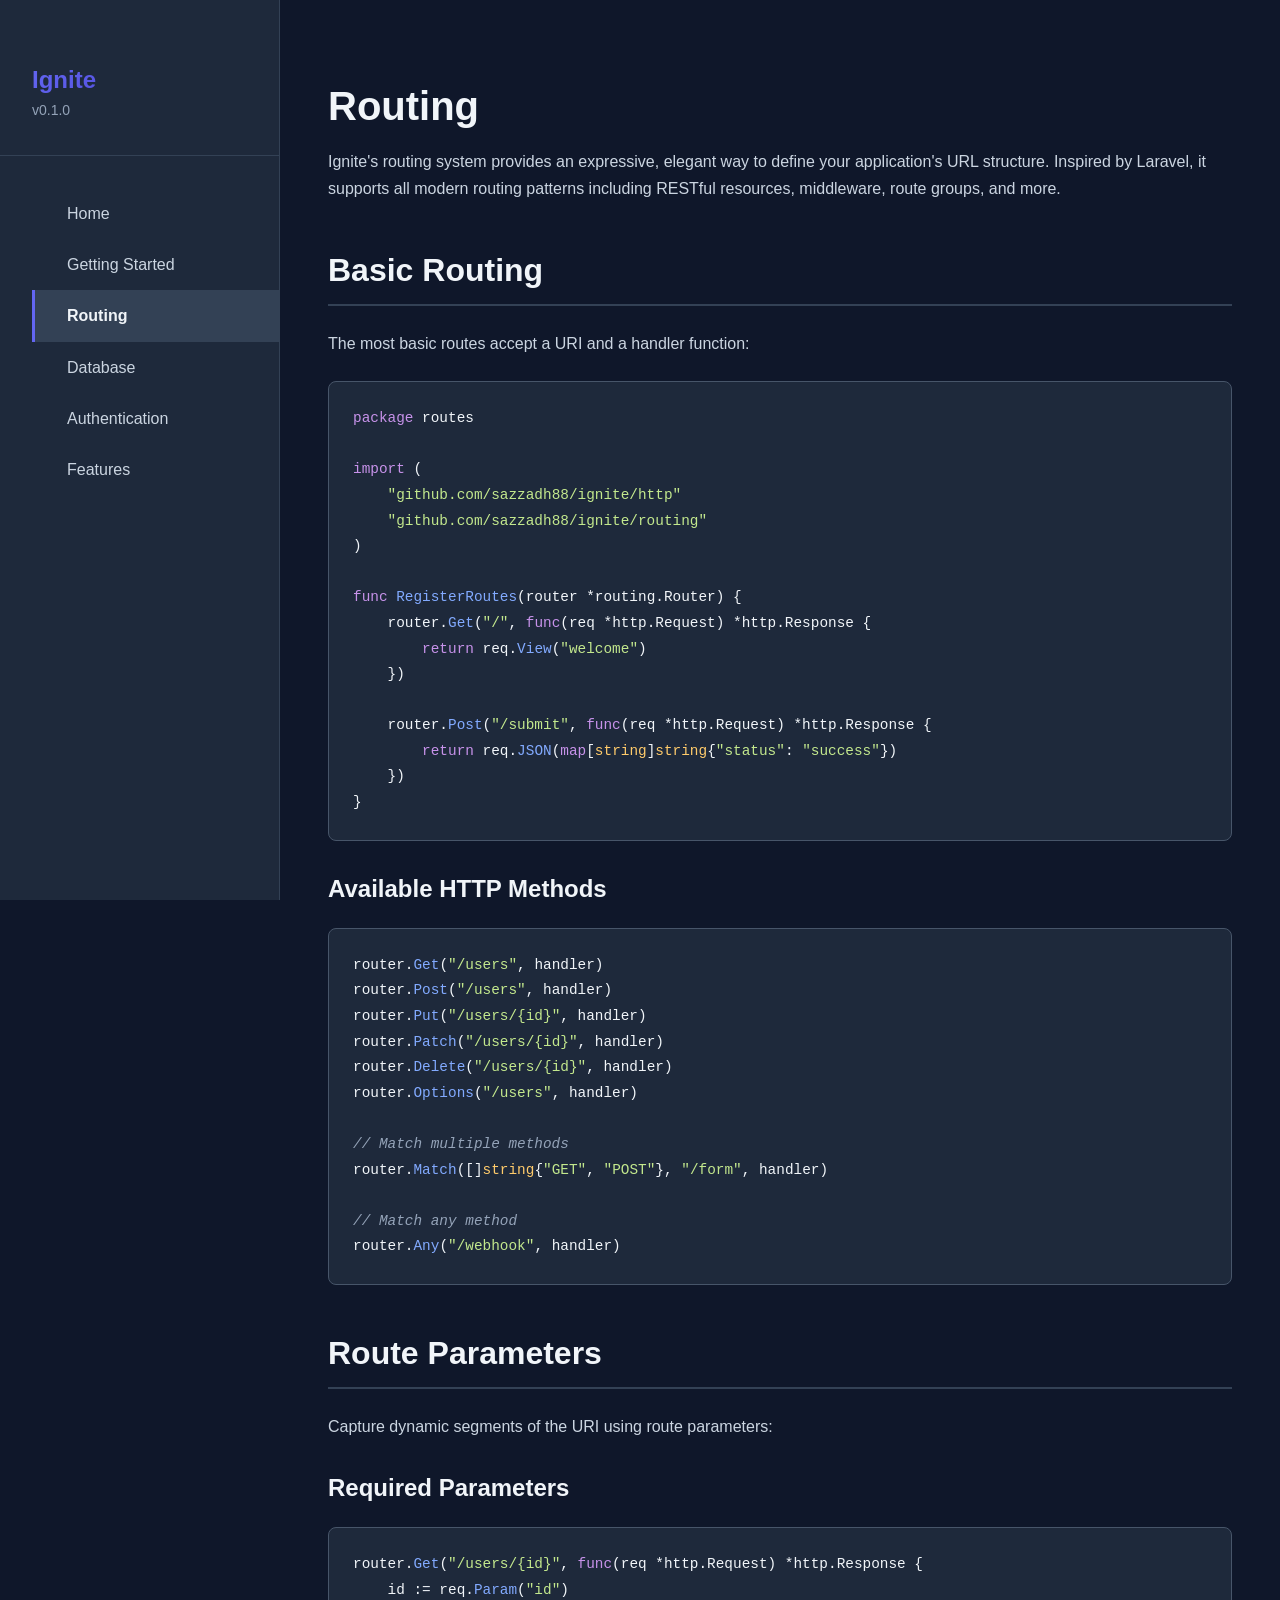
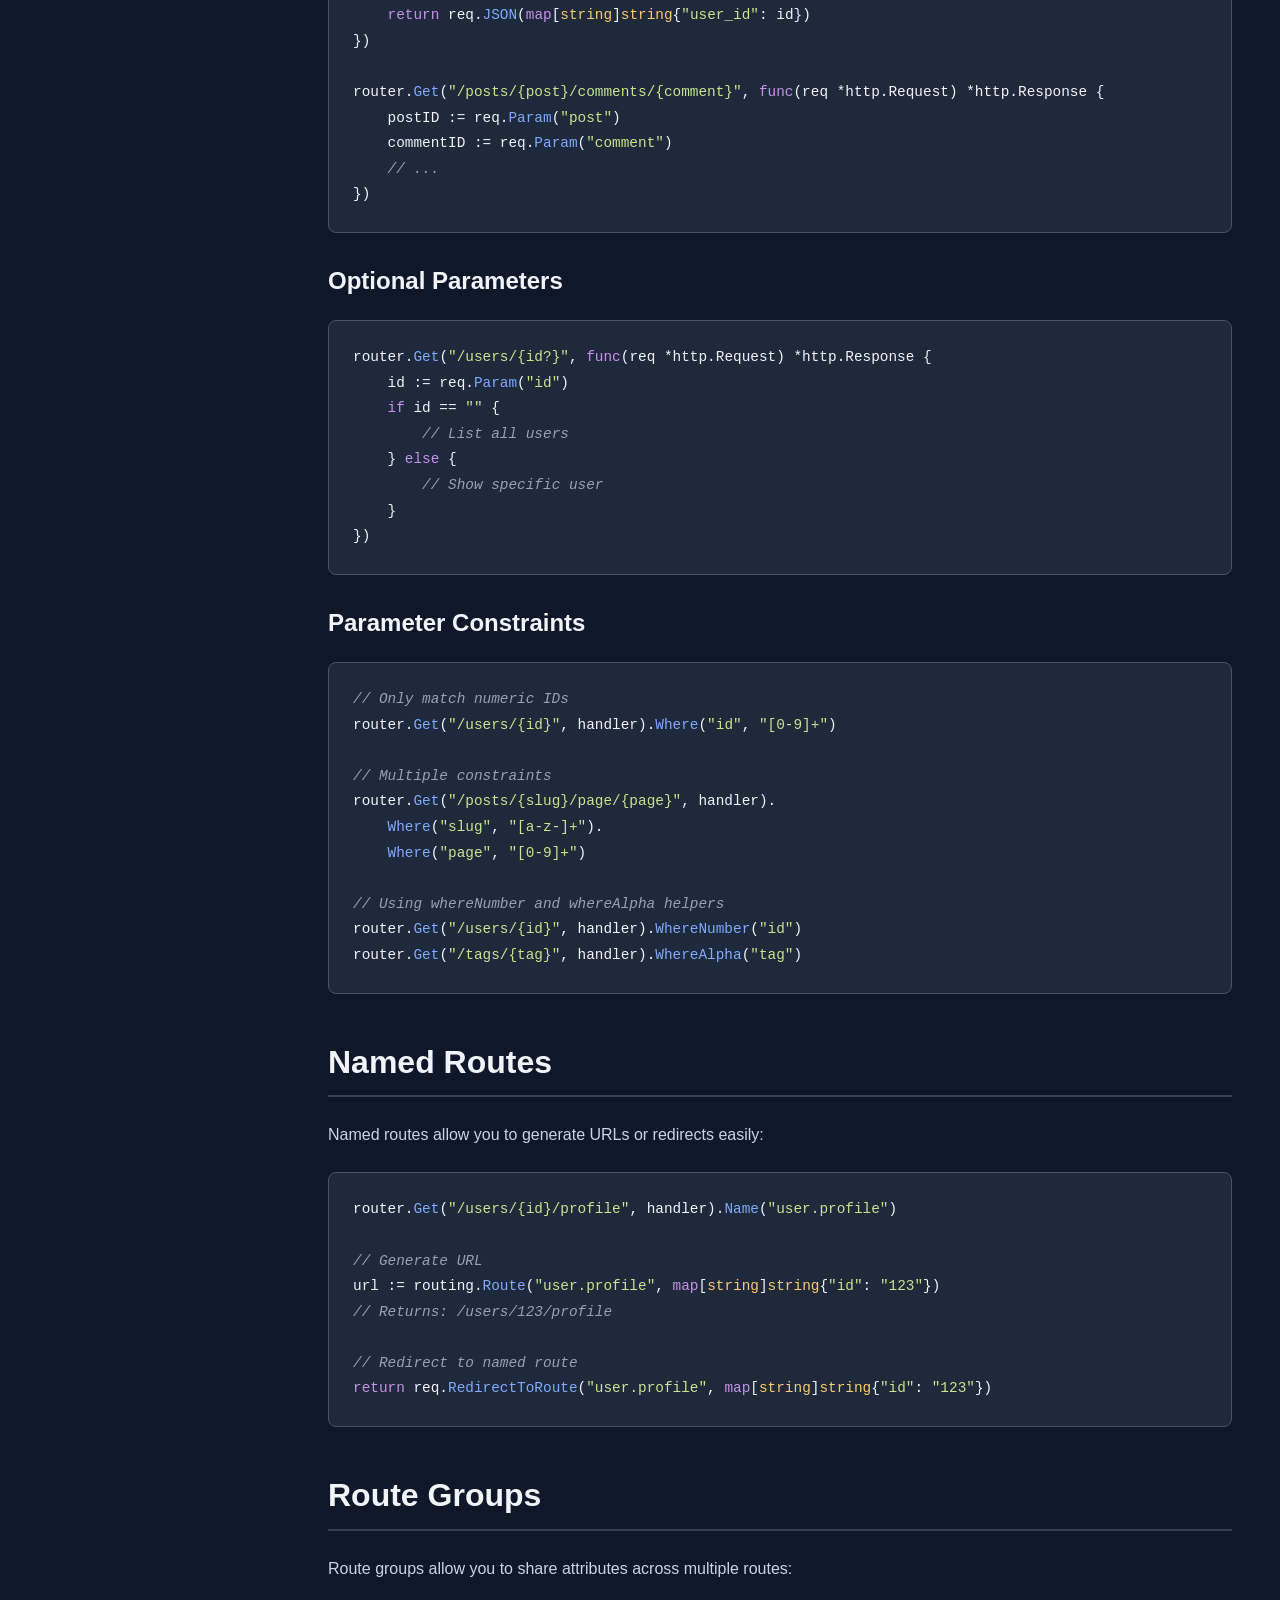
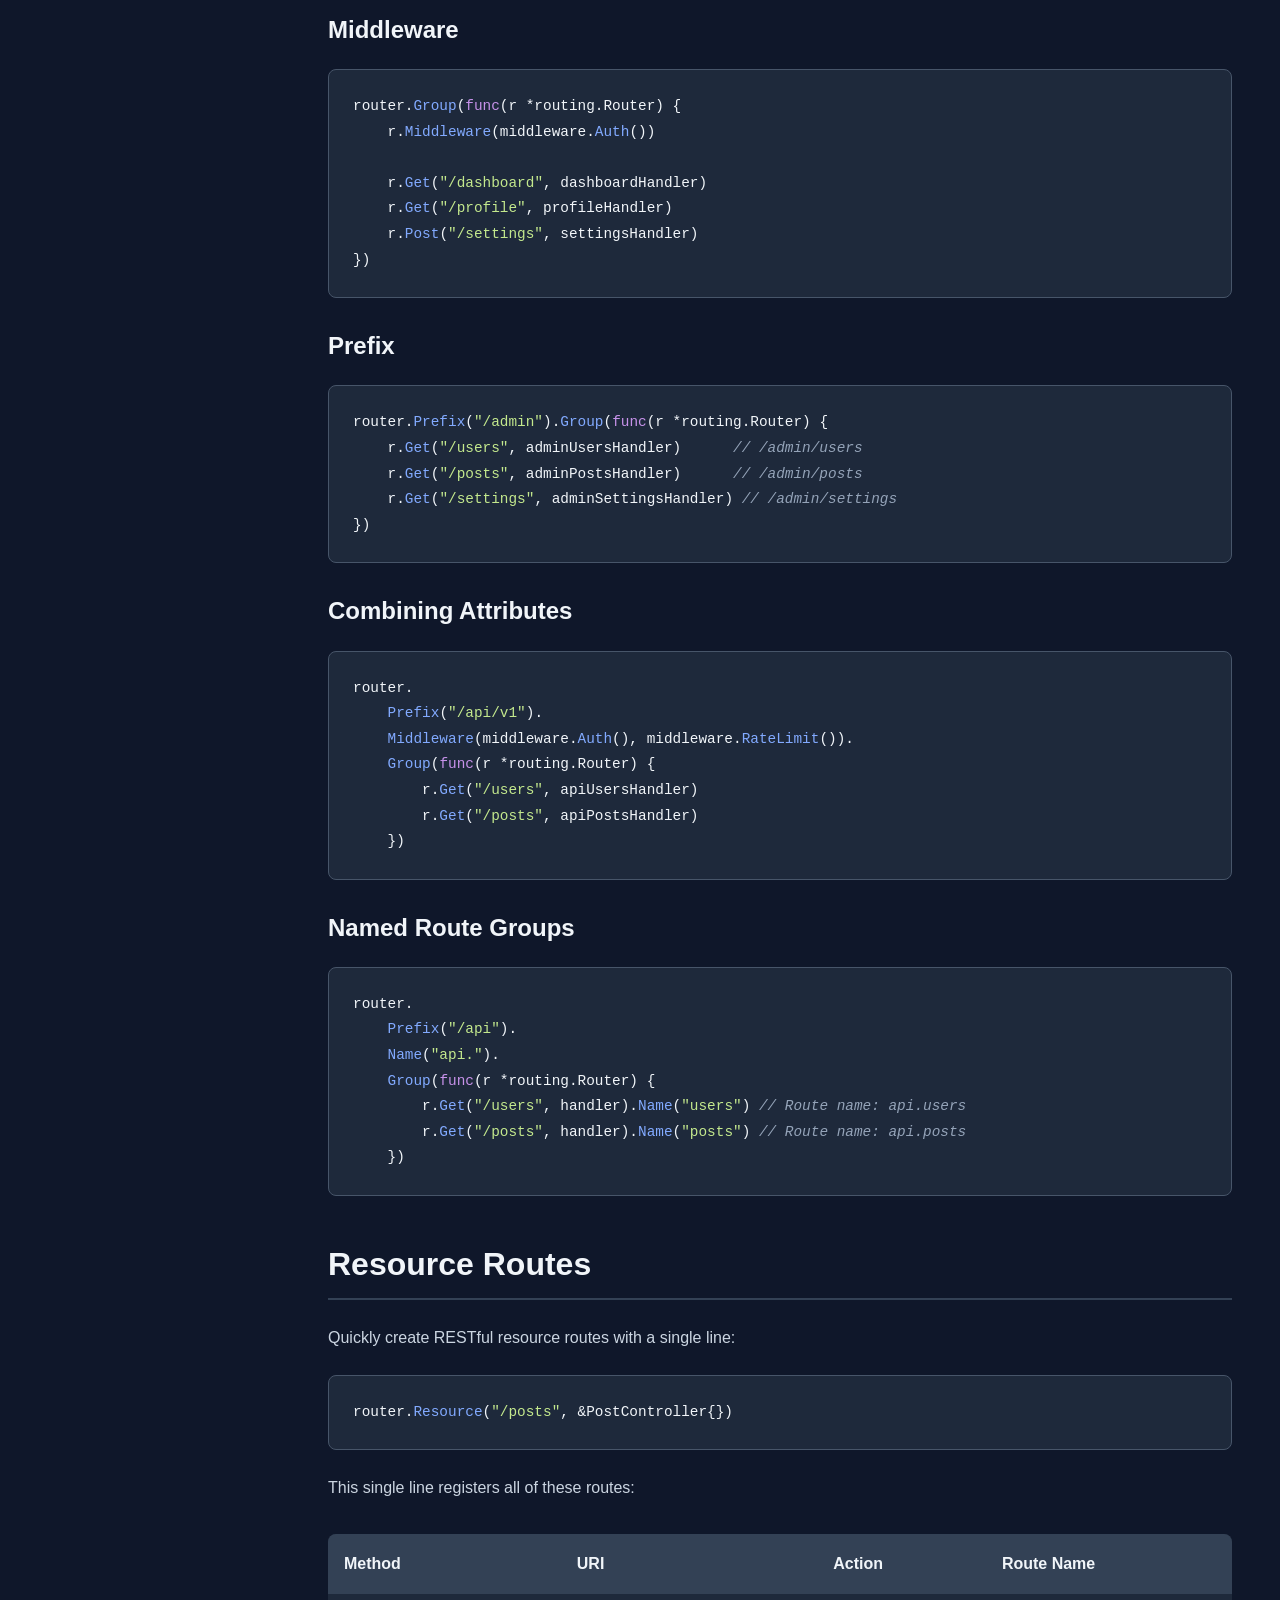
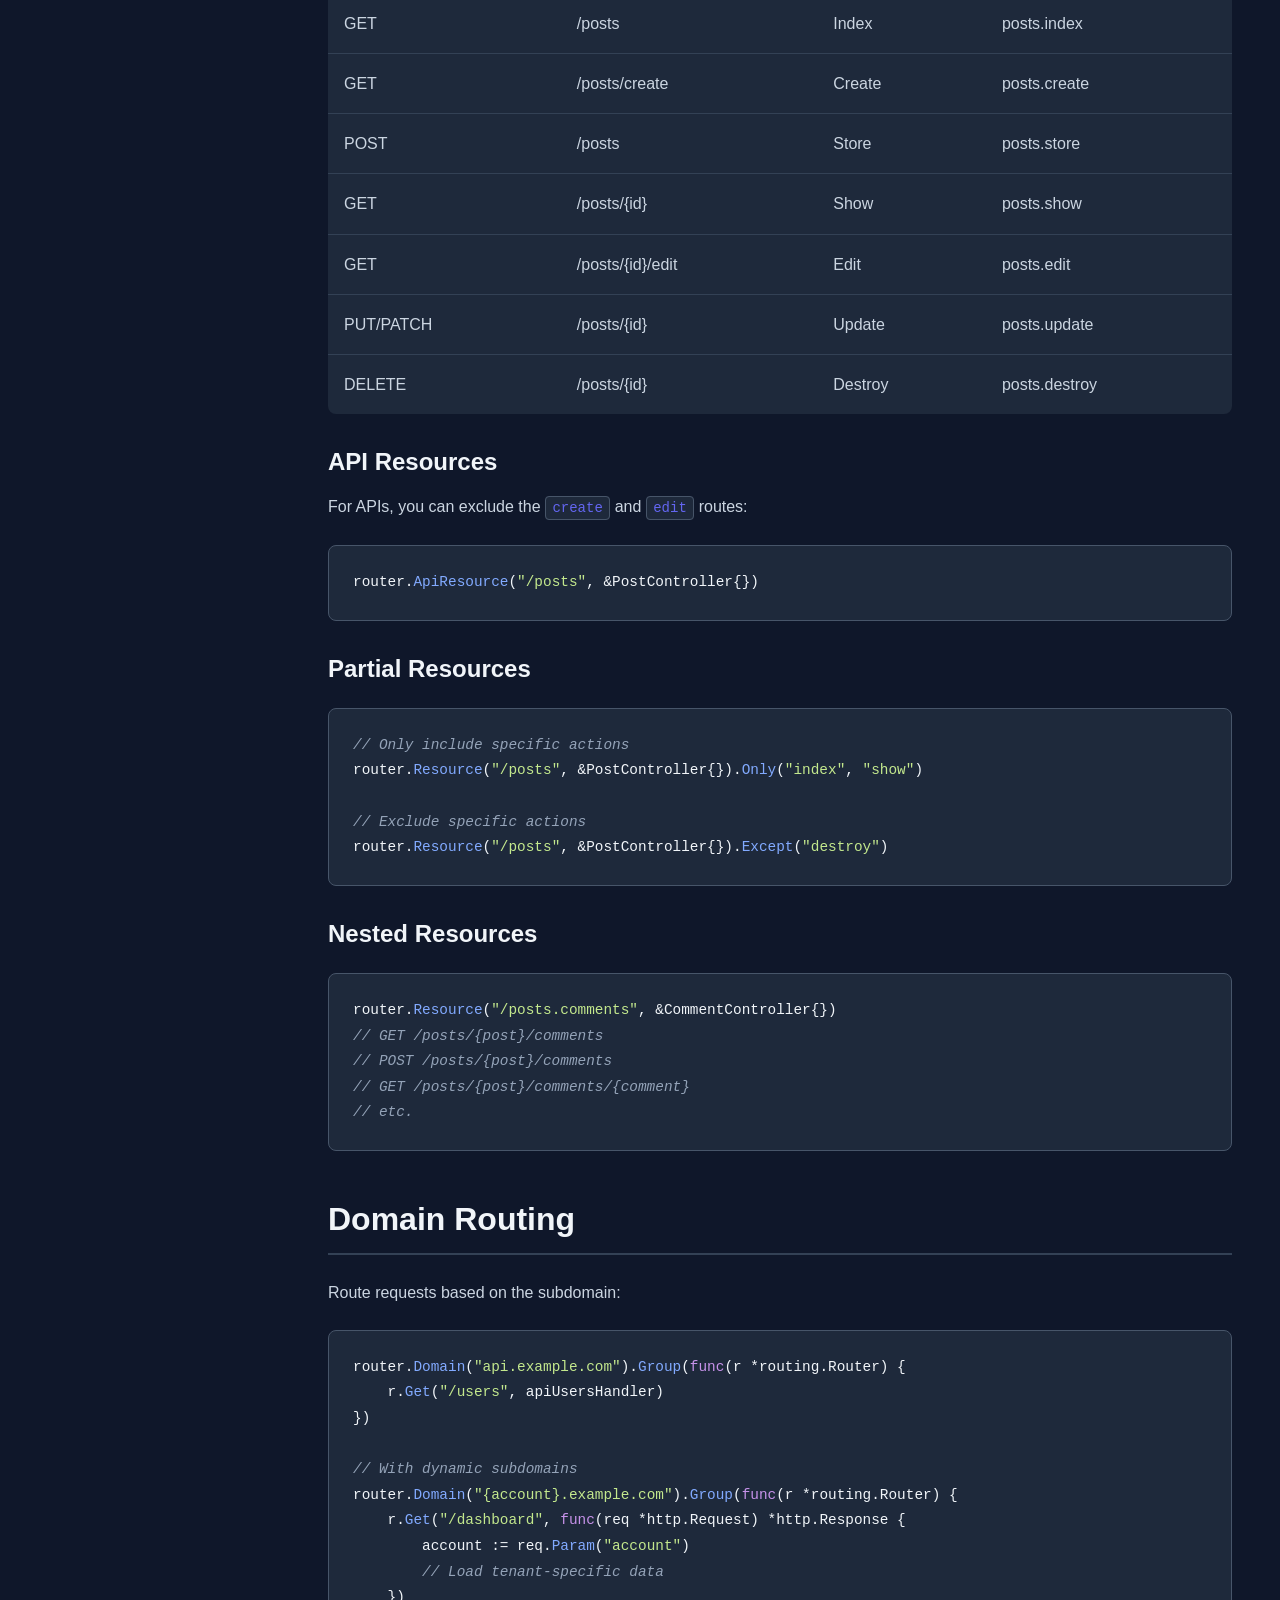
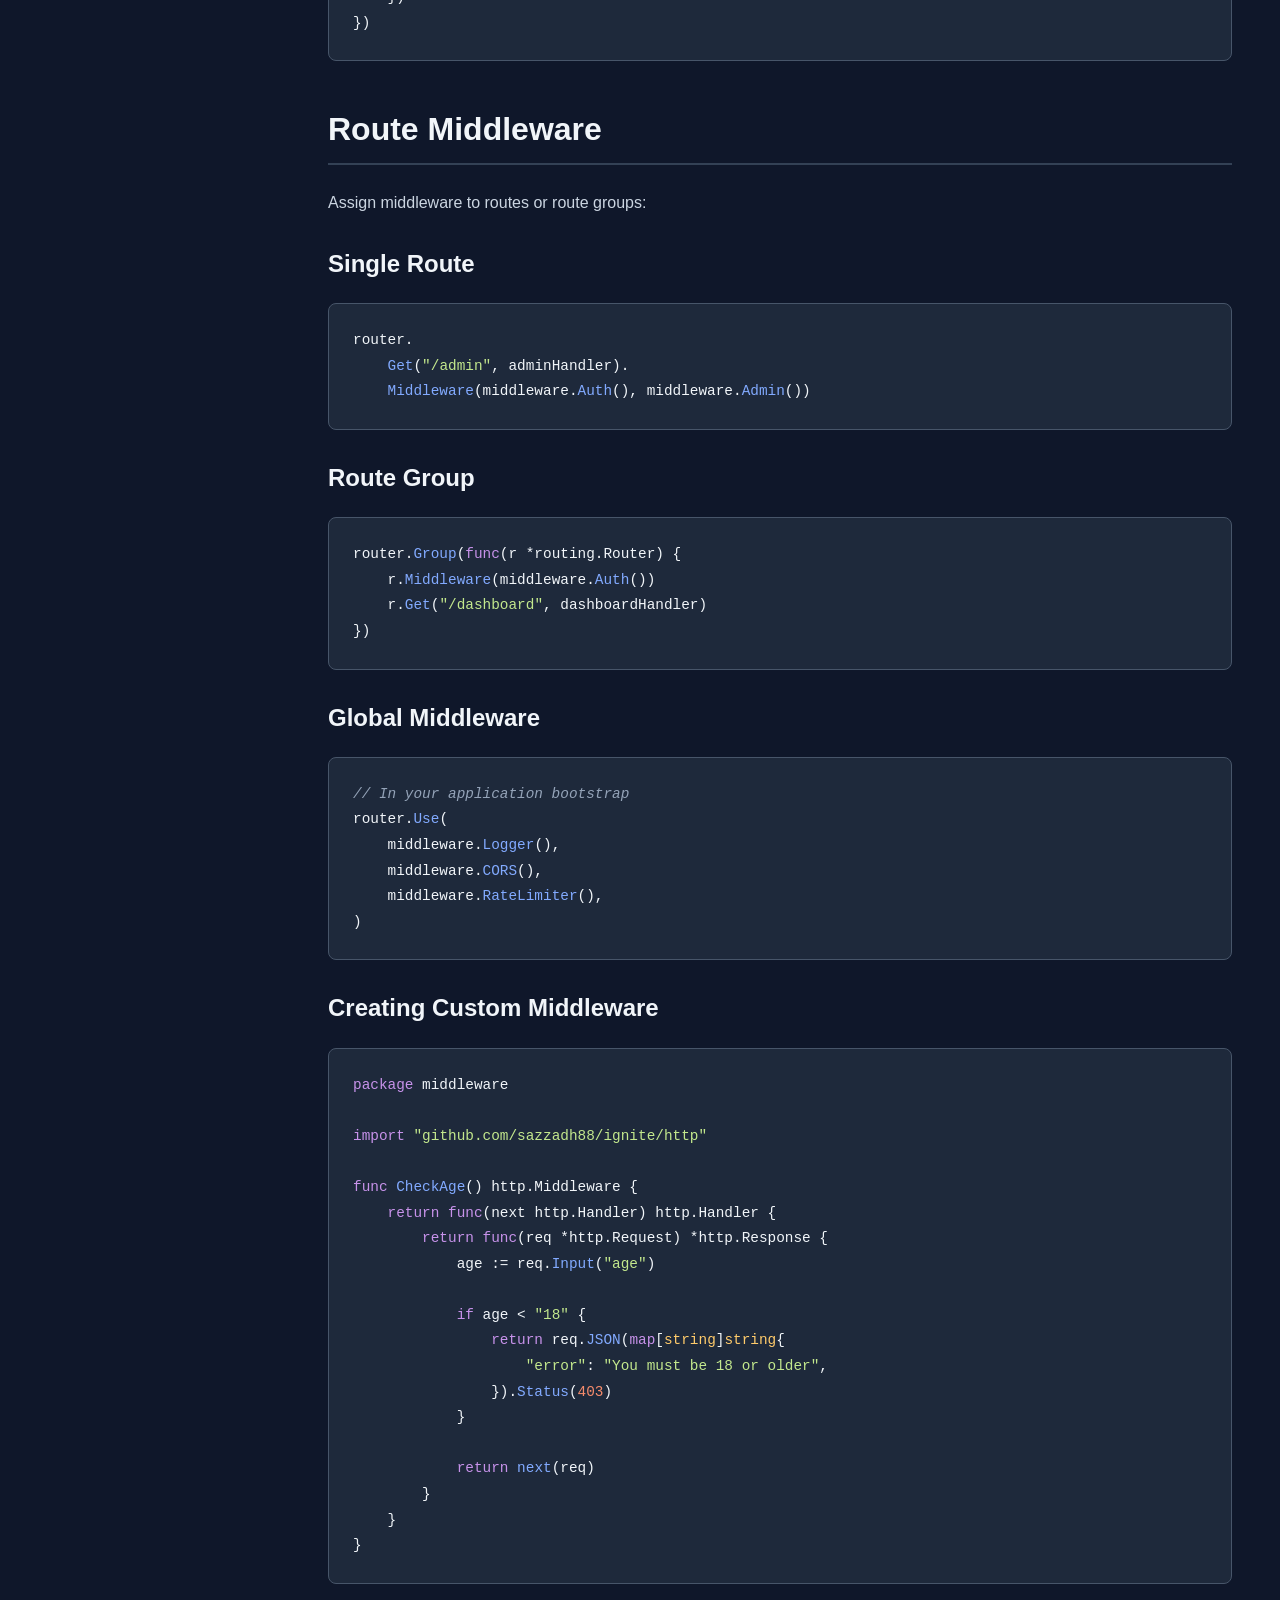
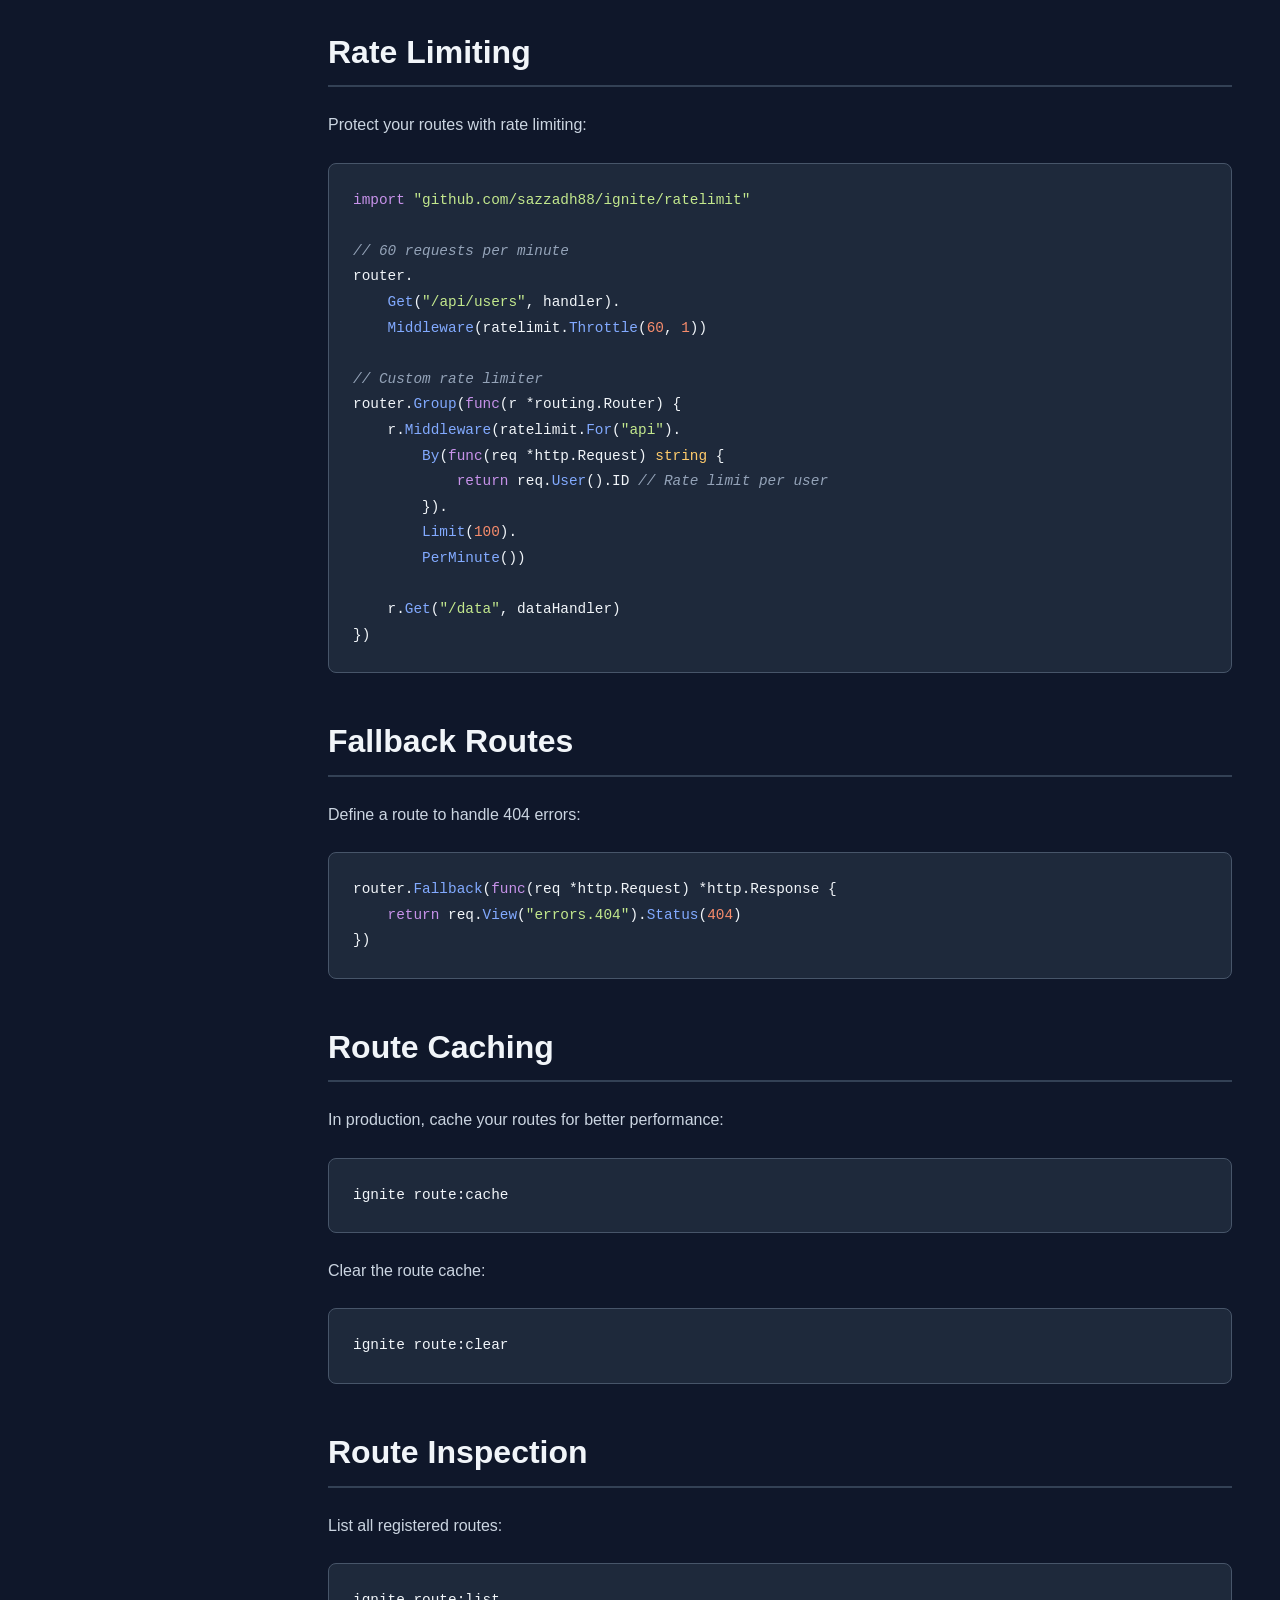
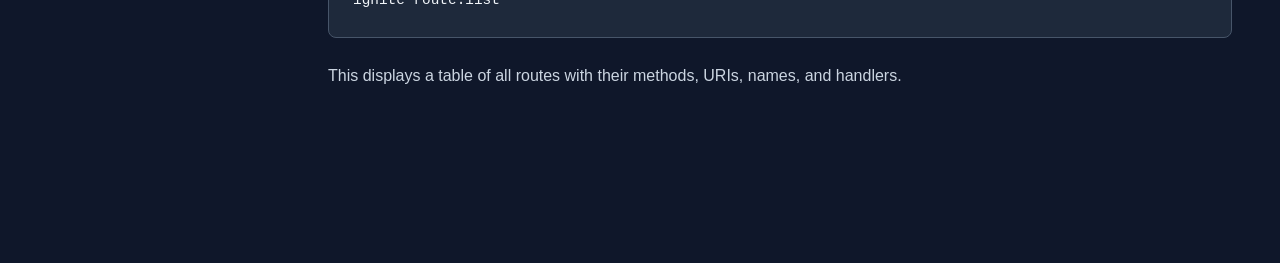
<file: docs/routing.html>
<!DOCTYPE html>
<html lang="en">
<head>
  <meta charset="UTF-8">
  <meta name="viewport" content="width=device-width, initial-scale=1.0">
  <title>Routing - Ignite</title>
  <link rel="stylesheet" href="style.css">
</head>
<body>
  <div class="container">
    <!-- Sidebar Navigation -->
    <nav class="sidebar">
      <div class="sidebar-header">
        <h1>Ignite</h1>
        <div class="version">v0.1.0</div>
      </div>
      <ul class="sidebar-nav">
        <li><a href="index.html">Home</a></li>
        <li><a href="getting-started.html">Getting Started</a></li>
        <li><a href="routing.html" class="active">Routing</a></li>
        <li><a href="database.html">Database</a></li>
        <li><a href="authentication.html">Authentication</a></li>
        <li><a href="features.html">Features</a></li>
      </ul>
    </nav>

    <!-- Main Content -->
    <main class="main-content">
      <h1>Routing</h1>
      <p>Ignite's routing system provides an expressive, elegant way to define your application's URL structure. Inspired by Laravel, it supports all modern routing patterns including RESTful resources, middleware, route groups, and more.</p>

      <!-- Basic Routing -->
      <section class="section">
        <h2 class="section-title">Basic Routing</h2>
        <p>The most basic routes accept a URI and a handler function:</p>
        <pre><code><span class="keyword">package</span> routes

<span class="keyword">import</span> (
    <span class="string">"github.com/sazzadh88/ignite/http"</span>
    <span class="string">"github.com/sazzadh88/ignite/routing"</span>
)

<span class="keyword">func</span> <span class="function">RegisterRoutes</span>(router *routing.Router) {
    router.<span class="function">Get</span>(<span class="string">"/"</span>, <span class="keyword">func</span>(req *http.Request) *http.Response {
        <span class="keyword">return</span> req.<span class="function">View</span>(<span class="string">"welcome"</span>)
    })

    router.<span class="function">Post</span>(<span class="string">"/submit"</span>, <span class="keyword">func</span>(req *http.Request) *http.Response {
        <span class="keyword">return</span> req.<span class="function">JSON</span>(<span class="keyword">map</span>[<span class="type">string</span>]<span class="type">string</span>{<span class="string">"status"</span>: <span class="string">"success"</span>})
    })
}</code></pre>

        <h3>Available HTTP Methods</h3>
        <pre><code>router.<span class="function">Get</span>(<span class="string">"/users"</span>, handler)
router.<span class="function">Post</span>(<span class="string">"/users"</span>, handler)
router.<span class="function">Put</span>(<span class="string">"/users/{id}"</span>, handler)
router.<span class="function">Patch</span>(<span class="string">"/users/{id}"</span>, handler)
router.<span class="function">Delete</span>(<span class="string">"/users/{id}"</span>, handler)
router.<span class="function">Options</span>(<span class="string">"/users"</span>, handler)

<span class="comment">// Match multiple methods</span>
router.<span class="function">Match</span>([]<span class="type">string</span>{<span class="string">"GET"</span>, <span class="string">"POST"</span>}, <span class="string">"/form"</span>, handler)

<span class="comment">// Match any method</span>
router.<span class="function">Any</span>(<span class="string">"/webhook"</span>, handler)</code></pre>
      </section>

      <!-- Route Parameters -->
      <section class="section">
        <h2 class="section-title">Route Parameters</h2>
        <p>Capture dynamic segments of the URI using route parameters:</p>

        <h3>Required Parameters</h3>
        <pre><code>router.<span class="function">Get</span>(<span class="string">"/users/{id}"</span>, <span class="keyword">func</span>(req *http.Request) *http.Response {
    id := req.<span class="function">Param</span>(<span class="string">"id"</span>)
    <span class="keyword">return</span> req.<span class="function">JSON</span>(<span class="keyword">map</span>[<span class="type">string</span>]<span class="type">string</span>{<span class="string">"user_id"</span>: id})
})

router.<span class="function">Get</span>(<span class="string">"/posts/{post}/comments/{comment}"</span>, <span class="keyword">func</span>(req *http.Request) *http.Response {
    postID := req.<span class="function">Param</span>(<span class="string">"post"</span>)
    commentID := req.<span class="function">Param</span>(<span class="string">"comment"</span>)
    <span class="comment">// ...</span>
})</code></pre>

        <h3>Optional Parameters</h3>
        <pre><code>router.<span class="function">Get</span>(<span class="string">"/users/{id?}"</span>, <span class="keyword">func</span>(req *http.Request) *http.Response {
    id := req.<span class="function">Param</span>(<span class="string">"id"</span>)
    <span class="keyword">if</span> id == <span class="string">""</span> {
        <span class="comment">// List all users</span>
    } <span class="keyword">else</span> {
        <span class="comment">// Show specific user</span>
    }
})</code></pre>

        <h3>Parameter Constraints</h3>
        <pre><code><span class="comment">// Only match numeric IDs</span>
router.<span class="function">Get</span>(<span class="string">"/users/{id}"</span>, handler).<span class="function">Where</span>(<span class="string">"id"</span>, <span class="string">"[0-9]+"</span>)

<span class="comment">// Multiple constraints</span>
router.<span class="function">Get</span>(<span class="string">"/posts/{slug}/page/{page}"</span>, handler).
    <span class="function">Where</span>(<span class="string">"slug"</span>, <span class="string">"[a-z-]+"</span>).
    <span class="function">Where</span>(<span class="string">"page"</span>, <span class="string">"[0-9]+"</span>)

<span class="comment">// Using whereNumber and whereAlpha helpers</span>
router.<span class="function">Get</span>(<span class="string">"/users/{id}"</span>, handler).<span class="function">WhereNumber</span>(<span class="string">"id"</span>)
router.<span class="function">Get</span>(<span class="string">"/tags/{tag}"</span>, handler).<span class="function">WhereAlpha</span>(<span class="string">"tag"</span>)</code></pre>
      </section>

      <!-- Named Routes -->
      <section class="section">
        <h2 class="section-title">Named Routes</h2>
        <p>Named routes allow you to generate URLs or redirects easily:</p>
        <pre><code>router.<span class="function">Get</span>(<span class="string">"/users/{id}/profile"</span>, handler).<span class="function">Name</span>(<span class="string">"user.profile"</span>)

<span class="comment">// Generate URL</span>
url := routing.<span class="function">Route</span>(<span class="string">"user.profile"</span>, <span class="keyword">map</span>[<span class="type">string</span>]<span class="type">string</span>{<span class="string">"id"</span>: <span class="string">"123"</span>})
<span class="comment">// Returns: /users/123/profile</span>

<span class="comment">// Redirect to named route</span>
<span class="keyword">return</span> req.<span class="function">RedirectToRoute</span>(<span class="string">"user.profile"</span>, <span class="keyword">map</span>[<span class="type">string</span>]<span class="type">string</span>{<span class="string">"id"</span>: <span class="string">"123"</span>})</code></pre>
      </section>

      <!-- Route Groups -->
      <section class="section">
        <h2 class="section-title">Route Groups</h2>
        <p>Route groups allow you to share attributes across multiple routes:</p>

        <h3>Middleware</h3>
        <pre><code>router.<span class="function">Group</span>(<span class="keyword">func</span>(r *routing.Router) {
    r.<span class="function">Middleware</span>(middleware.<span class="function">Auth</span>())

    r.<span class="function">Get</span>(<span class="string">"/dashboard"</span>, dashboardHandler)
    r.<span class="function">Get</span>(<span class="string">"/profile"</span>, profileHandler)
    r.<span class="function">Post</span>(<span class="string">"/settings"</span>, settingsHandler)
})</code></pre>

        <h3>Prefix</h3>
        <pre><code>router.<span class="function">Prefix</span>(<span class="string">"/admin"</span>).<span class="function">Group</span>(<span class="keyword">func</span>(r *routing.Router) {
    r.<span class="function">Get</span>(<span class="string">"/users"</span>, adminUsersHandler)      <span class="comment">// /admin/users</span>
    r.<span class="function">Get</span>(<span class="string">"/posts"</span>, adminPostsHandler)      <span class="comment">// /admin/posts</span>
    r.<span class="function">Get</span>(<span class="string">"/settings"</span>, adminSettingsHandler) <span class="comment">// /admin/settings</span>
})</code></pre>

        <h3>Combining Attributes</h3>
        <pre><code>router.
    <span class="function">Prefix</span>(<span class="string">"/api/v1"</span>).
    <span class="function">Middleware</span>(middleware.<span class="function">Auth</span>(), middleware.<span class="function">RateLimit</span>()).
    <span class="function">Group</span>(<span class="keyword">func</span>(r *routing.Router) {
        r.<span class="function">Get</span>(<span class="string">"/users"</span>, apiUsersHandler)
        r.<span class="function">Get</span>(<span class="string">"/posts"</span>, apiPostsHandler)
    })</code></pre>

        <h3>Named Route Groups</h3>
        <pre><code>router.
    <span class="function">Prefix</span>(<span class="string">"/api"</span>).
    <span class="function">Name</span>(<span class="string">"api."</span>).
    <span class="function">Group</span>(<span class="keyword">func</span>(r *routing.Router) {
        r.<span class="function">Get</span>(<span class="string">"/users"</span>, handler).<span class="function">Name</span>(<span class="string">"users"</span>) <span class="comment">// Route name: api.users</span>
        r.<span class="function">Get</span>(<span class="string">"/posts"</span>, handler).<span class="function">Name</span>(<span class="string">"posts"</span>) <span class="comment">// Route name: api.posts</span>
    })</code></pre>
      </section>

      <!-- Resource Routes -->
      <section class="section">
        <h2 class="section-title">Resource Routes</h2>
        <p>Quickly create RESTful resource routes with a single line:</p>
        <pre><code>router.<span class="function">Resource</span>(<span class="string">"/posts"</span>, &PostController{})</code></pre>
        <p>This single line registers all of these routes:</p>
        <table>
          <thead>
            <tr>
              <th>Method</th>
              <th>URI</th>
              <th>Action</th>
              <th>Route Name</th>
            </tr>
          </thead>
          <tbody>
            <tr>
              <td>GET</td>
              <td>/posts</td>
              <td>Index</td>
              <td>posts.index</td>
            </tr>
            <tr>
              <td>GET</td>
              <td>/posts/create</td>
              <td>Create</td>
              <td>posts.create</td>
            </tr>
            <tr>
              <td>POST</td>
              <td>/posts</td>
              <td>Store</td>
              <td>posts.store</td>
            </tr>
            <tr>
              <td>GET</td>
              <td>/posts/{id}</td>
              <td>Show</td>
              <td>posts.show</td>
            </tr>
            <tr>
              <td>GET</td>
              <td>/posts/{id}/edit</td>
              <td>Edit</td>
              <td>posts.edit</td>
            </tr>
            <tr>
              <td>PUT/PATCH</td>
              <td>/posts/{id}</td>
              <td>Update</td>
              <td>posts.update</td>
            </tr>
            <tr>
              <td>DELETE</td>
              <td>/posts/{id}</td>
              <td>Destroy</td>
              <td>posts.destroy</td>
            </tr>
          </tbody>
        </table>

        <h3>API Resources</h3>
        <p>For APIs, you can exclude the <code>create</code> and <code>edit</code> routes:</p>
        <pre><code>router.<span class="function">ApiResource</span>(<span class="string">"/posts"</span>, &PostController{})</code></pre>

        <h3>Partial Resources</h3>
        <pre><code><span class="comment">// Only include specific actions</span>
router.<span class="function">Resource</span>(<span class="string">"/posts"</span>, &PostController{}).<span class="function">Only</span>(<span class="string">"index"</span>, <span class="string">"show"</span>)

<span class="comment">// Exclude specific actions</span>
router.<span class="function">Resource</span>(<span class="string">"/posts"</span>, &PostController{}).<span class="function">Except</span>(<span class="string">"destroy"</span>)</code></pre>

        <h3>Nested Resources</h3>
        <pre><code>router.<span class="function">Resource</span>(<span class="string">"/posts.comments"</span>, &CommentController{})
<span class="comment">// GET /posts/{post}/comments</span>
<span class="comment">// POST /posts/{post}/comments</span>
<span class="comment">// GET /posts/{post}/comments/{comment}</span>
<span class="comment">// etc.</span></code></pre>
      </section>

      <!-- Domain Routing -->
      <section class="section">
        <h2 class="section-title">Domain Routing</h2>
        <p>Route requests based on the subdomain:</p>
        <pre><code>router.<span class="function">Domain</span>(<span class="string">"api.example.com"</span>).<span class="function">Group</span>(<span class="keyword">func</span>(r *routing.Router) {
    r.<span class="function">Get</span>(<span class="string">"/users"</span>, apiUsersHandler)
})

<span class="comment">// With dynamic subdomains</span>
router.<span class="function">Domain</span>(<span class="string">"{account}.example.com"</span>).<span class="function">Group</span>(<span class="keyword">func</span>(r *routing.Router) {
    r.<span class="function">Get</span>(<span class="string">"/dashboard"</span>, <span class="keyword">func</span>(req *http.Request) *http.Response {
        account := req.<span class="function">Param</span>(<span class="string">"account"</span>)
        <span class="comment">// Load tenant-specific data</span>
    })
})</code></pre>
      </section>

      <!-- Middleware -->
      <section class="section">
        <h2 class="section-title">Route Middleware</h2>
        <p>Assign middleware to routes or route groups:</p>

        <h3>Single Route</h3>
        <pre><code>router.
    <span class="function">Get</span>(<span class="string">"/admin"</span>, adminHandler).
    <span class="function">Middleware</span>(middleware.<span class="function">Auth</span>(), middleware.<span class="function">Admin</span>())</code></pre>

        <h3>Route Group</h3>
        <pre><code>router.<span class="function">Group</span>(<span class="keyword">func</span>(r *routing.Router) {
    r.<span class="function">Middleware</span>(middleware.<span class="function">Auth</span>())
    r.<span class="function">Get</span>(<span class="string">"/dashboard"</span>, dashboardHandler)
})</code></pre>

        <h3>Global Middleware</h3>
        <pre><code><span class="comment">// In your application bootstrap</span>
router.<span class="function">Use</span>(
    middleware.<span class="function">Logger</span>(),
    middleware.<span class="function">CORS</span>(),
    middleware.<span class="function">RateLimiter</span>(),
)</code></pre>

        <h3>Creating Custom Middleware</h3>
        <pre><code><span class="keyword">package</span> middleware

<span class="keyword">import</span> <span class="string">"github.com/sazzadh88/ignite/http"</span>

<span class="keyword">func</span> <span class="function">CheckAge</span>() http.Middleware {
    <span class="keyword">return</span> <span class="keyword">func</span>(next http.Handler) http.Handler {
        <span class="keyword">return</span> <span class="keyword">func</span>(req *http.Request) *http.Response {
            age := req.<span class="function">Input</span>(<span class="string">"age"</span>)

            <span class="keyword">if</span> age < <span class="string">"18"</span> {
                <span class="keyword">return</span> req.<span class="function">JSON</span>(<span class="keyword">map</span>[<span class="type">string</span>]<span class="type">string</span>{
                    <span class="string">"error"</span>: <span class="string">"You must be 18 or older"</span>,
                }).<span class="function">Status</span>(<span class="number">403</span>)
            }

            <span class="keyword">return</span> <span class="function">next</span>(req)
        }
    }
}</code></pre>
      </section>

      <!-- Rate Limiting -->
      <section class="section">
        <h2 class="section-title">Rate Limiting</h2>
        <p>Protect your routes with rate limiting:</p>
        <pre><code><span class="keyword">import</span> <span class="string">"github.com/sazzadh88/ignite/ratelimit"</span>

<span class="comment">// 60 requests per minute</span>
router.
    <span class="function">Get</span>(<span class="string">"/api/users"</span>, handler).
    <span class="function">Middleware</span>(ratelimit.<span class="function">Throttle</span>(<span class="number">60</span>, <span class="number">1</span>))

<span class="comment">// Custom rate limiter</span>
router.<span class="function">Group</span>(<span class="keyword">func</span>(r *routing.Router) {
    r.<span class="function">Middleware</span>(ratelimit.<span class="function">For</span>(<span class="string">"api"</span>).
        <span class="function">By</span>(<span class="keyword">func</span>(req *http.Request) <span class="type">string</span> {
            <span class="keyword">return</span> req.<span class="function">User</span>().ID <span class="comment">// Rate limit per user</span>
        }).
        <span class="function">Limit</span>(<span class="number">100</span>).
        <span class="function">PerMinute</span>())

    r.<span class="function">Get</span>(<span class="string">"/data"</span>, dataHandler)
})</code></pre>
      </section>

      <!-- Fallback Routes -->
      <section class="section">
        <h2 class="section-title">Fallback Routes</h2>
        <p>Define a route to handle 404 errors:</p>
        <pre><code>router.<span class="function">Fallback</span>(<span class="keyword">func</span>(req *http.Request) *http.Response {
    <span class="keyword">return</span> req.<span class="function">View</span>(<span class="string">"errors.404"</span>).<span class="function">Status</span>(<span class="number">404</span>)
})</code></pre>
      </section>

      <!-- Route Caching -->
      <section class="section">
        <h2 class="section-title">Route Caching</h2>
        <p>In production, cache your routes for better performance:</p>
        <pre><code>ignite route:cache</code></pre>
        <p>Clear the route cache:</p>
        <pre><code>ignite route:clear</code></pre>
      </section>

      <!-- Route Inspection -->
      <section class="section">
        <h2 class="section-title">Route Inspection</h2>
        <p>List all registered routes:</p>
        <pre><code>ignite route:list</code></pre>
        <p>This displays a table of all routes with their methods, URIs, names, and handlers.</p>
      </section>
    </main>
  </div>
</body>
</html>
</file>
<file: docs/style.css>
/* Ignite Documentation - Shared Styles */

:root {
  --primary: #4F46E5;
  --primary-light: #6366F1;
  --primary-dark: #4338CA;
  --background: #0F172A;
  --background-light: #1E293B;
  --background-lighter: #334155;
  --text: #F1F5F9;
  --text-secondary: #CBD5E1;
  --text-muted: #94A3B8;
  --border: #334155;
  --code-bg: #1E293B;
  --code-border: #475569;
  --success: #10B981;
  --warning: #F59E0B;
  --danger: #EF4444;
  --sidebar-width: 280px;
  --header-height: 64px;
}

* {
  box-sizing: border-box;
  margin: 0;
  padding: 0;
}

body {
  font-family: -apple-system, BlinkMacSystemFont, "Segoe UI", Roboto, "Helvetica Neue", Arial, sans-serif;
  background: var(--background);
  color: var(--text);
  line-height: 1.7;
  font-size: 16px;
  -webkit-font-smoothing: antialiased;
  -moz-osx-font-smoothing: grayscale;
}

a {
  color: var(--primary-light);
  text-decoration: none;
  transition: color 0.2s ease;
}

a:hover {
  color: var(--primary);
}

/* Layout */
.container {
  display: flex;
  min-height: 100vh;
}

/* Sidebar */
.sidebar {
  width: var(--sidebar-width);
  background: var(--background-light);
  border-right: 1px solid var(--border);
  position: fixed;
  top: 0;
  left: 0;
  height: 100vh;
  overflow-y: auto;
  padding: 2rem 0;
}

.sidebar-header {
  padding: 0 2rem 2rem;
  border-bottom: 1px solid var(--border);
  margin-bottom: 2rem;
}

.sidebar-header h1 {
  font-size: 1.5rem;
  font-weight: 700;
  background: linear-gradient(135deg, var(--primary-light), var(--primary-dark));
  -webkit-background-clip: text;
  -webkit-text-fill-color: transparent;
  background-clip: text;
  margin-bottom: 0.25rem;
}

.sidebar-header .version {
  font-size: 0.875rem;
  color: var(--text-muted);
}

.sidebar-nav {
  list-style: none;
}

.sidebar-nav li {
  margin: 0;
}

.sidebar-nav a {
  display: block;
  padding: 0.75rem 2rem;
  color: var(--text-secondary);
  transition: all 0.2s ease;
  border-left: 3px solid transparent;
}

.sidebar-nav a:hover {
  background: var(--background-lighter);
  color: var(--text);
  border-left-color: var(--primary);
}

.sidebar-nav a.active {
  background: var(--background-lighter);
  color: var(--text);
  border-left-color: var(--primary-light);
  font-weight: 600;
}

/* Main Content */
.main-content {
  flex: 1;
  margin-left: var(--sidebar-width);
  padding: 3rem;
  max-width: 1200px;
}

/* Hero Section */
.hero {
  padding: 4rem 0;
  margin-bottom: 4rem;
  text-align: center;
}

.hero h1 {
  font-size: 4rem;
  font-weight: 800;
  background: linear-gradient(135deg, var(--primary-light), var(--primary-dark));
  -webkit-background-clip: text;
  -webkit-text-fill-color: transparent;
  background-clip: text;
  margin-bottom: 1rem;
  line-height: 1.2;
}

.hero .tagline {
  font-size: 1.5rem;
  color: var(--text-secondary);
  margin-bottom: 0.5rem;
}

.hero .version-badge {
  display: inline-block;
  padding: 0.5rem 1rem;
  background: var(--background-light);
  border: 1px solid var(--border);
  border-radius: 2rem;
  font-size: 0.875rem;
  color: var(--text-muted);
  margin-top: 1rem;
}

/* Features Grid */
.features-grid {
  display: grid;
  grid-template-columns: repeat(auto-fit, minmax(300px, 1fr));
  gap: 2rem;
  margin: 3rem 0;
}

.feature-card {
  background: var(--background-light);
  border: 1px solid var(--border);
  border-radius: 0.75rem;
  padding: 2rem;
  transition: all 0.3s ease;
}

.feature-card:hover {
  transform: translateY(-4px);
  border-color: var(--primary);
  box-shadow: 0 10px 30px rgba(79, 70, 229, 0.2);
}

.feature-card .icon {
  font-size: 2.5rem;
  margin-bottom: 1rem;
}

.feature-card h3 {
  font-size: 1.25rem;
  font-weight: 600;
  margin-bottom: 0.75rem;
  color: var(--text);
}

.feature-card p {
  color: var(--text-secondary);
  font-size: 0.95rem;
}

/* Typography */
h1, h2, h3, h4, h5, h6 {
  font-weight: 700;
  line-height: 1.3;
  color: var(--text);
  margin: 2rem 0 1rem;
}

h1 { font-size: 2.5rem; }
h2 { font-size: 2rem; }
h3 { font-size: 1.5rem; }
h4 { font-size: 1.25rem; }
h5 { font-size: 1.1rem; }
h6 { font-size: 1rem; }

p {
  margin: 1rem 0;
  color: var(--text-secondary);
}

/* Code Blocks */
code {
  font-family: "SF Mono", Monaco, "Cascadia Code", "Roboto Mono", Consolas, "Courier New", monospace;
  font-size: 0.9em;
}

pre {
  background: var(--code-bg);
  border: 1px solid var(--code-border);
  border-radius: 0.5rem;
  padding: 1.5rem;
  overflow-x: auto;
  margin: 1.5rem 0;
  line-height: 1.6;
}

pre code {
  color: var(--text);
  font-size: 0.9rem;
}

:not(pre) > code {
  background: var(--code-bg);
  border: 1px solid var(--code-border);
  border-radius: 0.25rem;
  padding: 0.2rem 0.4rem;
  color: var(--primary-light);
  font-size: 0.875em;
}

/* Syntax Highlighting Colors */
.keyword { color: #C792EA; }
.string { color: #C3E88D; }
.comment { color: var(--text-muted); font-style: italic; }
.function { color: #82AAFF; }
.variable { color: #F07178; }
.number { color: #F78C6C; }
.type { color: #FFCB6B; }

/* Sections */
.section {
  margin: 3rem 0;
}

.section-title {
  font-size: 2rem;
  margin-bottom: 1.5rem;
  padding-bottom: 0.75rem;
  border-bottom: 2px solid var(--border);
}

/* Quick Start */
.quick-start {
  background: var(--background-light);
  border: 1px solid var(--primary);
  border-radius: 0.75rem;
  padding: 2rem;
  margin: 2rem 0;
}

.quick-start h3 {
  color: var(--primary-light);
  margin-top: 0;
}

/* Lists */
ul, ol {
  margin: 1rem 0;
  padding-left: 2rem;
  color: var(--text-secondary);
}

li {
  margin: 0.5rem 0;
}

/* Tables */
table {
  width: 100%;
  border-collapse: collapse;
  margin: 2rem 0;
  background: var(--background-light);
  border-radius: 0.5rem;
  overflow: hidden;
}

th, td {
  padding: 1rem;
  text-align: left;
  border-bottom: 1px solid var(--border);
}

th {
  background: var(--background-lighter);
  color: var(--text);
  font-weight: 600;
}

td {
  color: var(--text-secondary);
}

tr:last-child td {
  border-bottom: none;
}

/* Badges */
.badge {
  display: inline-block;
  padding: 0.25rem 0.75rem;
  border-radius: 0.25rem;
  font-size: 0.75rem;
  font-weight: 600;
  text-transform: uppercase;
  letter-spacing: 0.5px;
}

.badge-new {
  background: var(--success);
  color: white;
}

.badge-beta {
  background: var(--warning);
  color: var(--background);
}

/* Responsive */
@media (max-width: 1024px) {
  .sidebar {
    transform: translateX(-100%);
    transition: transform 0.3s ease;
  }

  .main-content {
    margin-left: 0;
    padding: 2rem;
  }

  .hero h1 {
    font-size: 3rem;
  }

  .features-grid {
    grid-template-columns: 1fr;
  }
}

@media (max-width: 640px) {
  .hero h1 {
    font-size: 2.5rem;
  }

  .hero .tagline {
    font-size: 1.25rem;
  }

  .main-content {
    padding: 1.5rem;
  }
}

/* Smooth Scrolling */
html {
  scroll-behavior: smooth;
}

/* Selection */
::selection {
  background: var(--primary);
  color: white;
}

::-webkit-scrollbar {
  width: 8px;
  height: 8px;
}

::-webkit-scrollbar-track {
  background: var(--background);
}

::-webkit-scrollbar-thumb {
  background: var(--background-lighter);
  border-radius: 4px;
}

::-webkit-scrollbar-thumb:hover {
  background: var(--primary);
}
</file>
